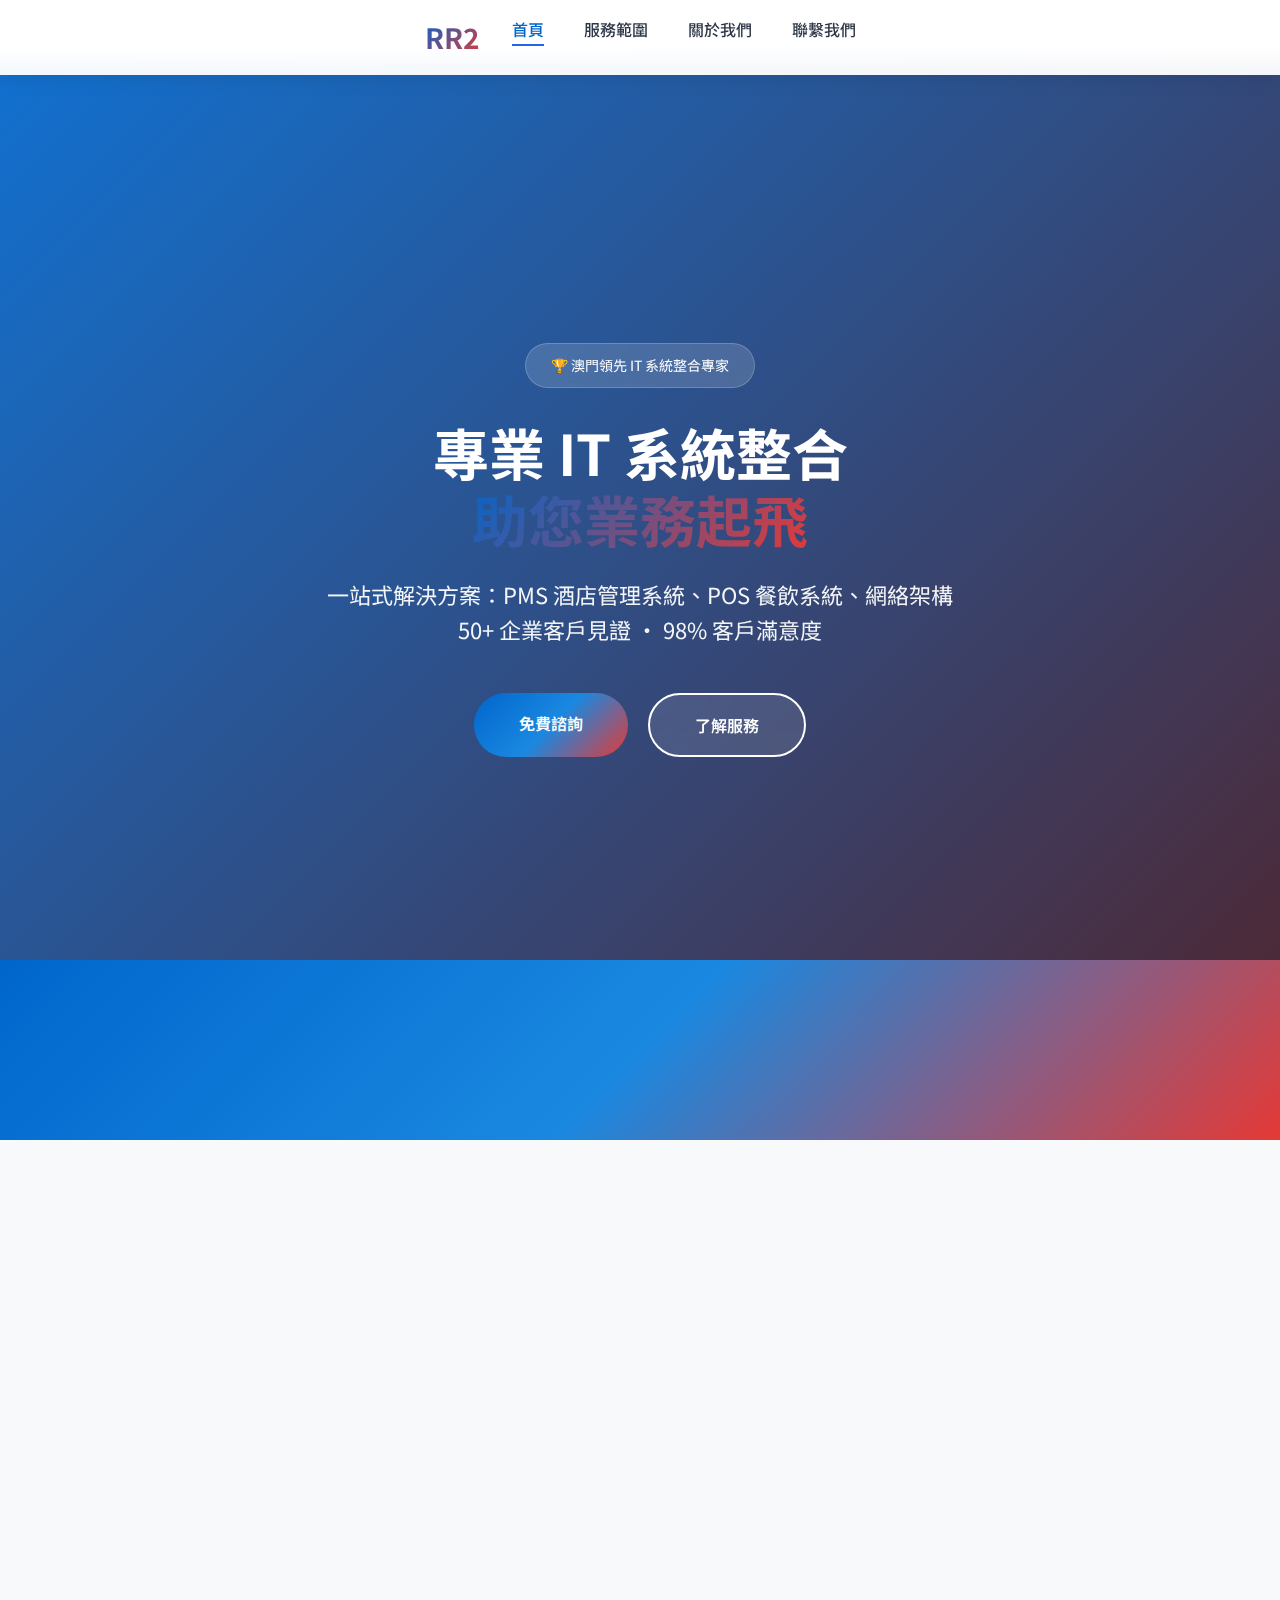
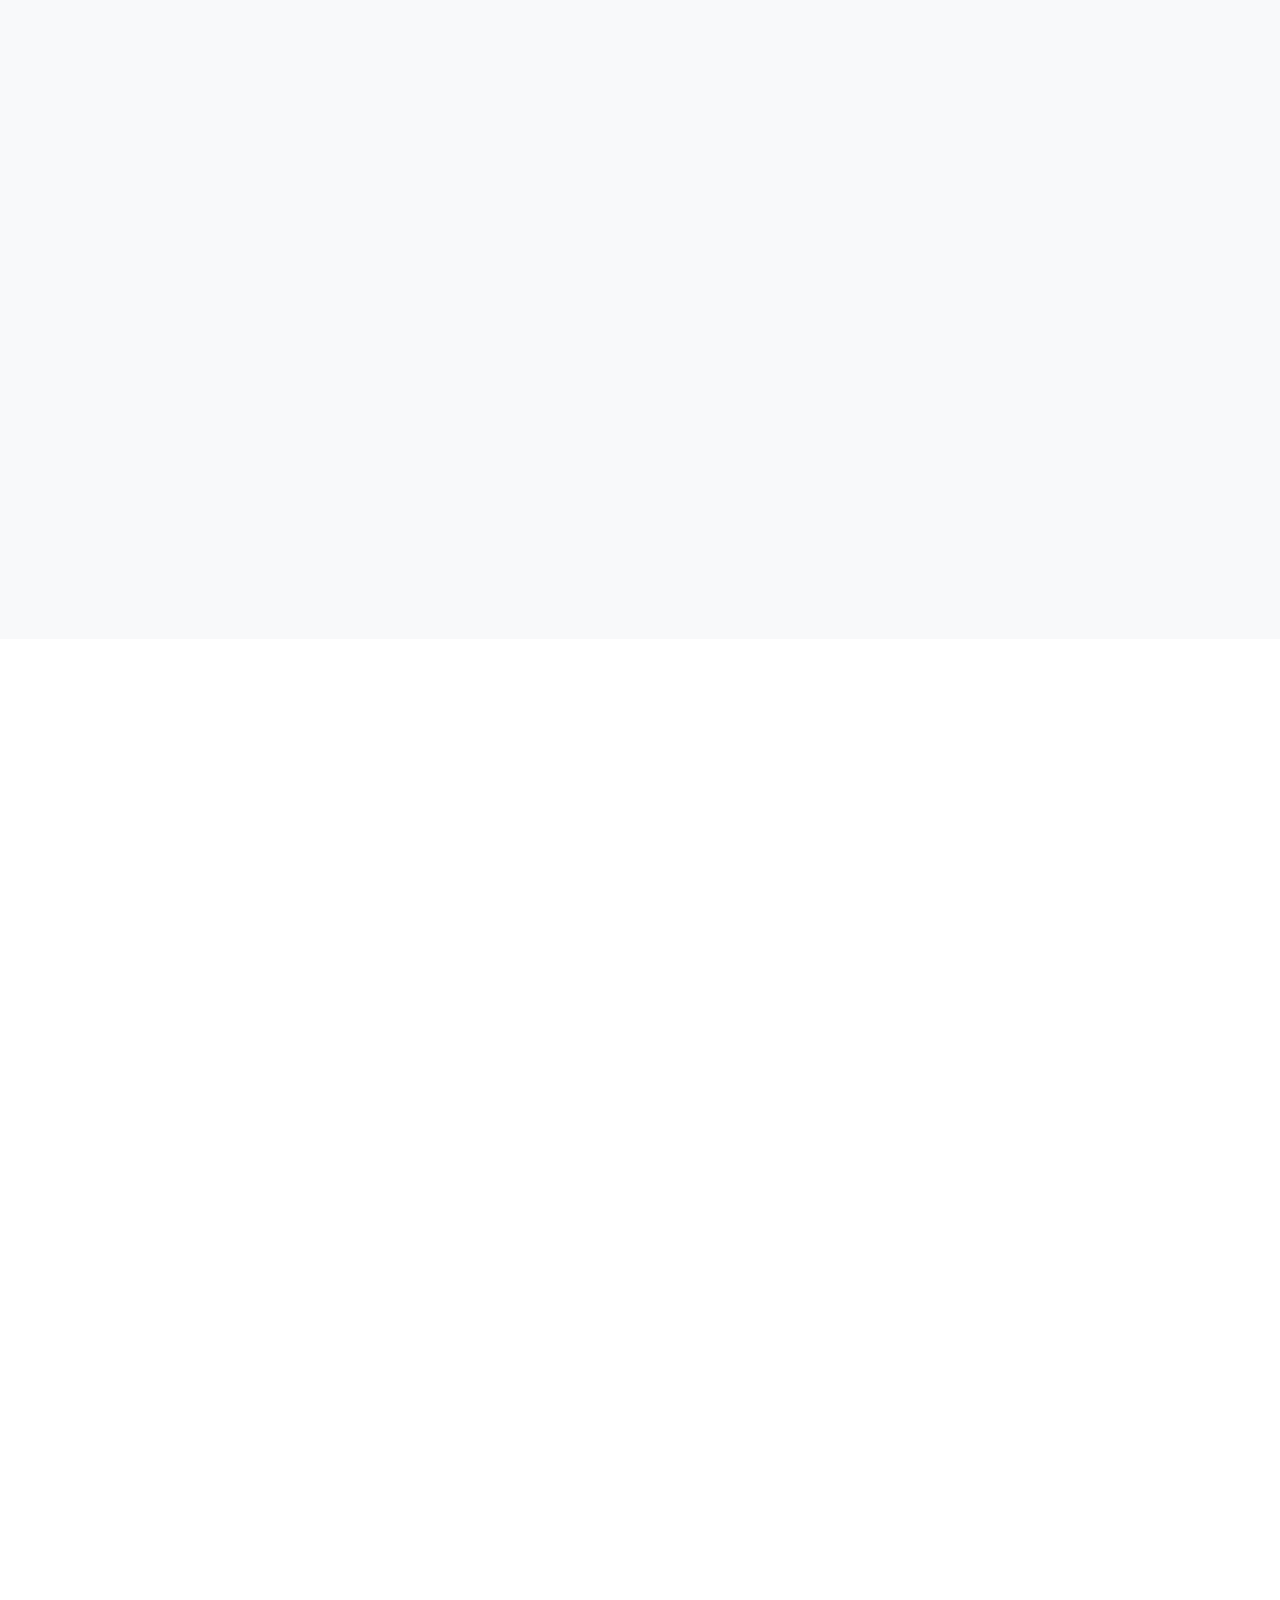
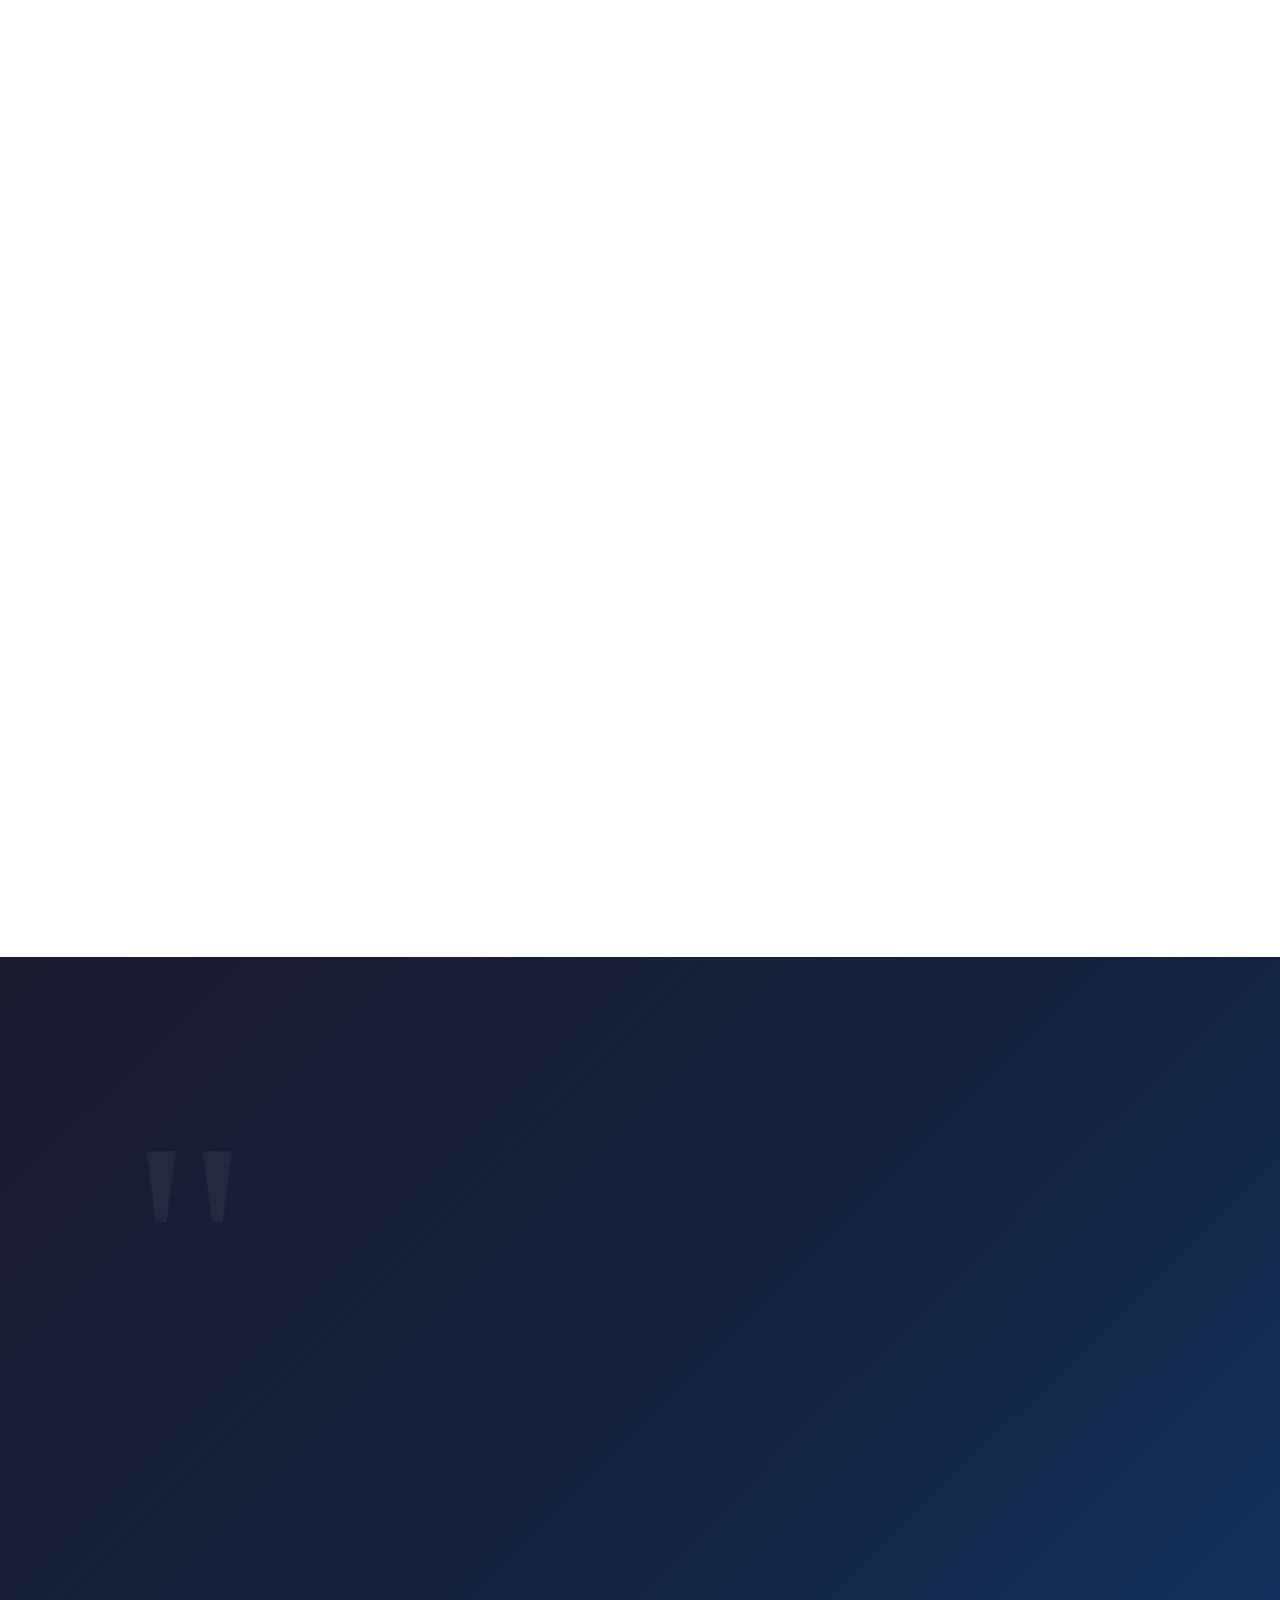
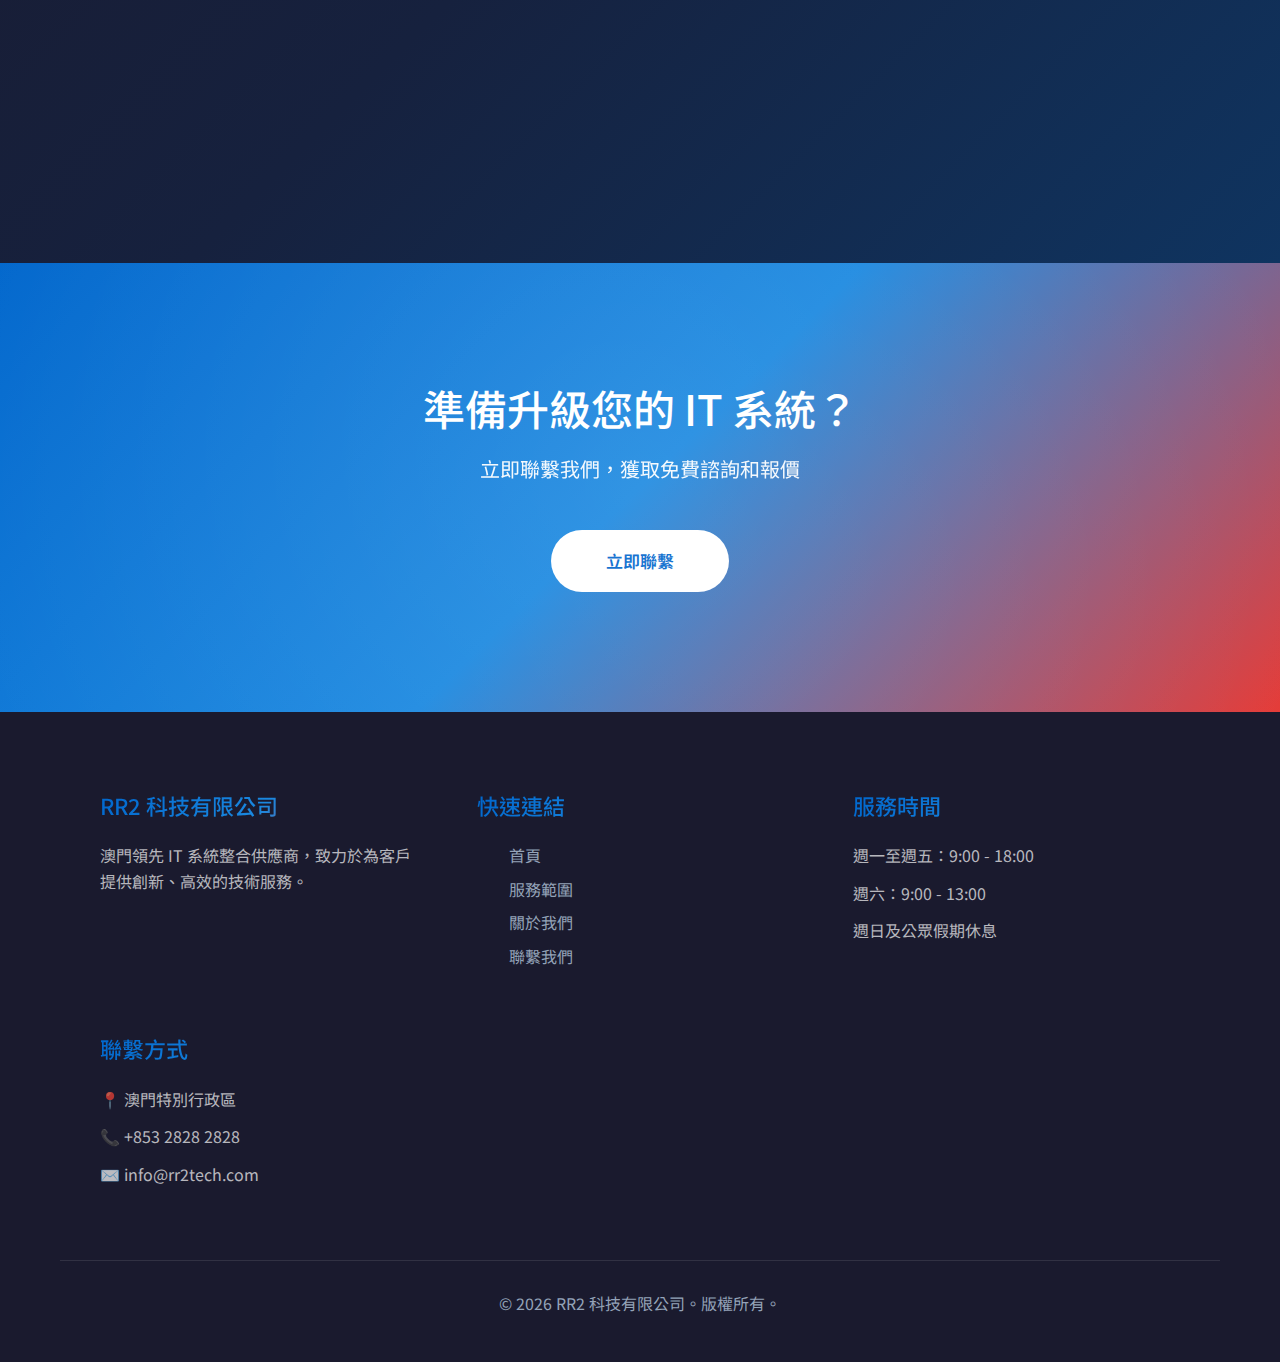
<file: index.html>
<!DOCTYPE html>
<html lang="zh-HK">
<head>
    <meta charset="UTF-8">
    <meta name="viewport" content="width=device-width, initial-scale=1.0">
    <meta name="description" content="RR2 科技有限公司 - 澳門領先 IT 系統整合供應商，提供 PMS 系統、POS 系統、網絡架構等全方位解決方案">
    <meta name="keywords" content="IT 公司，系統整合，PMS，POS，澳門 IT，RR2">
    <title>RR2 科技有限公司 | 專業 IT 系統整合專家</title>
    <link rel="stylesheet" href="https://cdn.jsdelivr.net/npm/bootstrap@5.3.0/dist/css/bootstrap.min.css">
    <link rel="stylesheet" href="https://cdnjs.cloudflare.com/ajax/libs/font-awesome/6.4.0/css/all.min.css">
    <link href="https://fonts.googleapis.com/css2?family=Noto+Sans+TC:wght@300;400;500;600;700&family=Playfair+Display:wght@600;700&display=swap" rel="stylesheet">
    <link rel="stylesheet" href="animations.css">
    <link rel="stylesheet" href="animations-advanced.css">
    <link rel="stylesheet" href="styles.css">
    <style>
        :root { 
            --primary: #0066cc;
            --secondary: #e53935;
            --accent: #1a88e0;
            --dark: #1a1a2e; 
            --light: #f8f9fa;
            --text: #2d3748;
            --text-light: #718096;
            --rr2-blue: #0066cc;
            --rr2-red: #e53935;
            --gradient: linear-gradient(135deg, #0066cc 0%, #1a88e0 50%, #e53935 100%);
            --gradient-blue: linear-gradient(135deg, #0066cc 0%, #1a88e0 100%);
            --gradient-red: linear-gradient(135deg, #e53935 0%, #ff6b6b 100%);
        }
        * { margin: 0; padding: 0; box-sizing: border-box; }
        body { font-family: 'Noto Sans TC', sans-serif; color: var(--text); line-height: 1.6; overflow-x: hidden; }
        a { text-decoration: none; color: inherit; }
        ul { list-style: none; }
        
        /* Navbar */
        .navbar { 
            background: rgba(255,255,255,0.95); 
            backdrop-filter: blur(10px);
            box-shadow: 0 2px 20px rgba(0,0,0,0.1);
            padding: 15px 0;
            position: fixed;
            width: 100%;
            z-index: 1000;
            transition: all 0.3s;
        }
        .navbar.scrolled {
            padding: 10px 0;
            box-shadow: 0 5px 30px rgba(0,0,0,0.15);
        }
        .nav-wrapper {
            display: flex;
            justify-content: space-between;
            align-items: center;
            max-width: 1400px;
            margin: 0 auto;
            padding: 0 40px;
        }
        .logo {
            font-size: 28px;
            font-weight: 700;
            background: linear-gradient(135deg, #0066cc, #e53935);
            -webkit-background-clip: text;
            -webkit-text-fill-color: transparent;
            background-clip: text;
        }
        .nav-menu {
            display: flex;
            gap: 40px;
        }
        .nav-menu a {
            font-weight: 500;
            color: var(--text);
            transition: all 0.3s;
            position: relative;
        }
        .nav-menu a::after {
            content: '';
            position: absolute;
            bottom: -5px;
            left: 0;
            width: 0;
            height: 3px;
            background: var(--gradient);
            transition: width 0.3s;
        }
        .nav-menu a:hover, .nav-menu a.active {
            color: var(--primary);
        }
        .nav-menu a:hover::after, .nav-menu a.active::after {
            width: 100%;
        }
        
        /* Hero */
        .hero {
            min-height: 100vh;
            background: linear-gradient(135deg, rgba(0,102,204,0.9) 0%, rgba(26,26,46,0.95) 100%),
                        url('https://images.unsplash.com/photo-1497366216548-37526070297c?w=1920') center/cover;
            display: flex;
            align-items: center;
            justify-content: center;
            position: relative;
            padding-top: 80px;
        }
        .hero::before {
            content: '';
            position: absolute;
            top: 0;
            left: 0;
            right: 0;
            bottom: 0;
            background: linear-gradient(135deg, rgba(0,102,204,0.3) 0%, rgba(229,57,53,0.2) 100%);
        }
        .hero-content {
            text-align: center;
            color: white;
            z-index: 1;
            padding: 40px;
            max-width: 900px;
        }
        .hero-badge {
            display: inline-block;
            background: rgba(255,255,255,0.15);
            backdrop-filter: blur(10px);
            padding: 10px 25px;
            border-radius: 50px;
            margin-bottom: 30px;
            font-size: 14px;
            border: 1px solid rgba(255,255,255,0.2);
            animation: fadeInDown 0.8s ease-out;
        }
        .hero-title {
            font-size: 56px;
            font-weight: 700;
            margin-bottom: 25px;
            line-height: 1.2;
            animation: fadeInUp 1s ease-out 0.2s both;
        }
        .hero-title span {
            background: linear-gradient(135deg, #0066cc, #e53935);
            -webkit-background-clip: text;
            -webkit-text-fill-color: transparent;
            background-clip: text;
        }
        .hero-subtitle {
            font-size: 22px;
            opacity: 0.95;
            margin-bottom: 45px;
            animation: fadeInUp 1s ease-out 0.4s both;
        }
        .hero-buttons {
            display: flex;
            gap: 20px;
            justify-content: center;
            animation: fadeInUp 1s ease-out 0.6s both;
        }
        .btn {
            padding: 18px 45px;
            border-radius: 50px;
            font-weight: 600;
            transition: all 0.3s;
            display: inline-block;
            font-size: 16px;
        }
        .btn-primary {
            background: var(--gradient);
            color: white;
            border: none;
        }
        .btn-primary:hover {
            transform: translateY(-5px);
            box-shadow: 0 20px 40px rgba(0,102,204,0.4);
        }
        .btn-secondary {
            background: rgba(255,255,255,0.1);
            border: 2px solid white;
            color: white;
            backdrop-filter: blur(10px);
        }
        .btn-secondary:hover {
            background: white;
            color: var(--primary);
        }
        
        /* Stats Bar */
        .stats-bar {
            background: var(--gradient);
            padding: 40px 0;
            color: white;
        }
        .stats-grid {
            display: grid;
            grid-template-columns: repeat(4, 1fr);
            gap: 30px;
            max-width: 1200px;
            margin: 0 auto;
            text-align: center;
        }
        .stat-item h3 {
            font-size: 42px;
            font-weight: 700;
        }
        .stat-item p {
            font-size: 16px;
            opacity: 0.9;
        }
        
        /* Features */
        .features {
            padding: 120px 0;
            background: var(--light);
        }
        .section-header {
            text-align: center;
            margin-bottom: 70px;
        }
        .section-title {
            font-size: 42px;
            font-weight: 700;
            margin-bottom: 20px;
            color: var(--dark);
            position: relative;
            display: inline-block;
        }
        .section-title::after {
            content: '';
            position: absolute;
            bottom: -10px;
            left: 50%;
            transform: translateX(-50%);
            width: 60px;
            height: 4px;
            background: var(--gradient);
            border-radius: 2px;
        }
        .section-subtitle {
            font-size: 18px;
            color: var(--text-light);
            margin-top: 20px;
        }
        .features-grid {
            display: grid;
            grid-template-columns: repeat(auto-fit, minmax(280px, 1fr));
            gap: 30px;
            max-width: 1400px;
            margin: 0 auto;
            padding: 0 40px;
        }
        .feature-card {
            background: white;
            padding: 50px 35px;
            border-radius: 24px;
            text-align: center;
            box-shadow: 0 10px 40px rgba(0,0,0,0.08);
            transition: all 0.4s cubic-bezier(0.175, 0.885, 0.32, 1.275);
            position: relative;
            overflow: hidden;
        }
        .feature-card::before {
            content: '';
            position: absolute;
            top: 0;
            left: 0;
            right: 0;
            height: 4px;
            background: var(--gradient);
        }
        .feature-card:hover {
            transform: translateY(-15px);
            box-shadow: 0 25px 60px rgba(0,0,0,0.15);
        }
        .feature-icon {
            width: 80px;
            height: 80px;
            background: var(--gradient);
            border-radius: 20px;
            display: flex;
            align-items: center;
            justify-content: center;
            font-size: 32px;
            margin: 0 auto 25px;
            color: white;
        }
        .feature-card h3 {
            font-size: 22px;
            margin-bottom: 15px;
            color: var(--dark);
        }
        .feature-card p {
            color: var(--text-light);
            line-height: 1.8;
        }
        
        /* Services with Images */
        .services {
            padding: 120px 0;
            background: white;
        }
        .services-grid {
            display: grid;
            grid-template-columns: repeat(auto-fit, minmax(320px, 1fr));
            gap: 35px;
            max-width: 1400px;
            margin: 0 auto;
            padding: 0 40px;
        }
        .service-card {
            border-radius: 24px;
            overflow: hidden;
            box-shadow: 0 15px 50px rgba(0,0,0,0.1);
            transition: all 0.4s;
            background: white;
        }
        .service-card:hover {
            transform: translateY(-10px);
            box-shadow: 0 25px 70px rgba(0,0,0,0.2);
        }
        .service-image {
            height: 220px;
            background-size: cover;
            background-position: center;
            position: relative;
        }
        .service-image::after {
            content: '';
            position: absolute;
            bottom: 0;
            left: 0;
            right: 0;
            height: 50%;
            background: linear-gradient(to top, rgba(0,0,0,0.5), transparent);
        }
        .service-content {
            padding: 30px;
        }
        .service-icon {
            font-size: 28px;
            color: var(--primary);
            margin-bottom: 15px;
        }
        .service-card h3 {
            font-size: 24px;
            margin-bottom: 12px;
            color: var(--dark);
        }
        .service-card p {
            color: var(--text-light);
            margin-bottom: 20px;
            line-height: 1.7;
        }
        .service-list {
            display: flex;
            flex-wrap: wrap;
            gap: 10px;
        }
        .service-list li {
            background: var(--light);
            padding: 8px 16px;
            border-radius: 20px;
            font-size: 14px;
            color: var(--text);
        }
        
        /* Testimonials */
        .testimonials {
            padding: 120px 0;
            background: linear-gradient(135deg, #1a1a2e 0%, #16213e 50%, #0f3460 100%);
            color: white;
            position: relative;
            overflow: hidden;
        }
        .testimonials::before {
            content: '"';
            position: absolute;
            top: 50px;
            left: 10%;
            font-size: 300px;
            opacity: 0.05;
            font-family: serif;
        }
        .testimonials .section-title,
        .testimonials .section-subtitle {
            color: white;
        }
        .testimonials-grid {
            display: grid;
            grid-template-columns: repeat(auto-fit, minmax(350px, 1fr));
            gap: 30px;
            max-width: 1400px;
            margin: 0 auto;
            padding: 0 40px;
        }
        .testimonial-card {
            background: rgba(255,255,255,0.08);
            backdrop-filter: blur(10px);
            padding: 40px;
            border-radius: 24px;
            border: 1px solid rgba(255,255,255,0.1);
            transition: all 0.3s;
        }
        .testimonial-card:hover {
            background: rgba(255,255,255,0.12);
            transform: translateY(-5px);
        }
        .testimonial-content {
            position: relative;
        }
        .testimonial-content::before {
            content: '"';
            font-size: 60px;
            color: var(--rr2-red);
            opacity: 0.5;
            position: absolute;
            top: -20px;
            left: -10px;
            font-family: serif;
        }
        .testimonial-content p {
            font-size: 17px;
            line-height: 1.8;
            margin-bottom: 25px;
            padding-left: 30px;
        }
        .testimonial-author {
            display: flex;
            align-items: center;
            gap: 15px;
        }
        .author-avatar {
            width: 55px;
            height: 55px;
            background: var(--gradient);
            border-radius: 50%;
            display: flex;
            align-items: center;
            justify-content: center;
            font-size: 22px;
            color: white;
            font-weight: 600;
        }
        .testimonial-author h4 {
            font-size: 17px;
            margin-bottom: 3px;
        }
        .testimonial-author p {
            font-size: 14px;
            opacity: 0.7;
            padding-left: 0;
            margin: 0;
        }
        
        /* CTA */
        .cta {
            padding: 120px 0;
            background: var(--gradient);
            text-align: center;
            color: white;
            position: relative;
            overflow: hidden;
        }
        .cta::before {
            content: '';
            position: absolute;
            top: -50%;
            left: -50%;
            width: 200%;
            height: 200%;
            background: radial-gradient(circle, rgba(255,255,255,0.1) 0%, transparent 60%);
            animation: pulse 4s ease-in-out infinite;
        }
        .cta h2 {
            font-size: 42px;
            margin-bottom: 20px;
            position: relative;
        }
        .cta p {
            font-size: 20px;
            margin-bottom: 45px;
            opacity: 0.95;
            position: relative;
        }
        .btn-light {
            background: white;
            color: var(--primary);
            padding: 18px 55px;
            border-radius: 50px;
            font-weight: 600;
            font-size: 17px;
        }
        .btn-light:hover {
            transform: translateY(-5px);
            box-shadow: 0 20px 40px rgba(0,0,0,0.3);
        }
        
        /* Footer */
        .footer {
            padding: 80px 0 30px;
            background: #1a1a2e;
            color: white;
        }
        .footer-grid {
            display: grid;
            grid-template-columns: repeat(auto-fit, minmax(280px, 1fr));
            gap: 50px;
            max-width: 1400px;
            margin: 0 auto;
            padding: 0 40px;
        }
        .footer-section h3 {
            font-size: 22px;
            margin-bottom: 25px;
            background: var(--gradient);
            -webkit-background-clip: text;
            -webkit-text-fill-color: transparent;
            background-clip: text;
        }
        .footer-section p, .footer-section li {
            color: rgba(255,255,255,0.7);
            margin-bottom: 12px;
            transition: color 0.3s;
        }
        .footer-section a:hover {
            color: var(--primary);
        }
        .footer-bottom {
            text-align: center;
            margin-top: 60px;
            padding-top: 30px;
            border-top: 1px solid rgba(255,255,255,0.1);
        }
        
        /* Animations */
        @keyframes fadeInUp {
            from {
                opacity: 0;
                transform: translateY(40px);
            }
            to {
                opacity: 1;
                transform: translateY(0);
            }
        }
        @keyframes fadeInDown {
            from {
                opacity: 0;
                transform: translateY(-30px);
            }
            to {
                opacity: 1;
                transform: translateY(0);
            }
        }
        @keyframes pulse {
            0%, 100% { transform: scale(1); }
            50% { transform: scale(1.1); }
        }
        
        .reveal {
            opacity: 0;
            transform: translateY(50px);
            transition: all 0.8s ease-out;
        }
        .reveal.active {
            opacity: 1;
            transform: translateY(0);
        }
        
        /* Mobile */
        @media (max-width: 768px) {
            .hero-title { font-size: 36px; }
            .hero-subtitle { font-size: 17px; }
            .nav-menu { display: none; }
            .hero-buttons { flex-direction: column; }
            .stats-grid { grid-template-columns: repeat(2, 1fr); }
            .section-title { font-size: 32px; }
        }
    </style>
</head>
<body>
    <!-- 導航欄 -->
    <nav class="navbar" id="navbar">
        <div class="nav-wrapper">
            <div class="logo">RR2</div>
            <ul class="nav-menu" id="navMenu">
                <li><a href="index.html" class="active">首頁</a></li>
                <li><a href="services.html">服務範圍</a></li>
                <li><a href="about.html">關於我們</a></li>
                <li><a href="contact.html">聯繫我們</a></li>
            </ul>
        </div>
    </nav>

    <!-- 主視覺區域 -->
    <header class="hero">
        <div class="hero-content">
            <div class="hero-badge">🏆 澳門領先 IT 系統整合專家</div>
            <h1 class="hero-title">專業 IT 系統整合<br><span>助您業務起飛</span></h1>
            <p class="hero-subtitle">一站式解決方案：PMS 酒店管理系統、POS 餐飲系統、網絡架構<br>50+ 企業客戶見證 · 98% 客戶滿意度</p>
            <div class="hero-buttons">
                <a href="contact.html" class="btn btn-primary">免費諮詢</a>
                <a href="services.html" class="btn btn-secondary">了解服務</a>
            </div>
        </div>
    </header>

    <!-- Stats Bar -->
    <section class="stats-bar">
        <div class="stats-grid">
            <div class="stat-item reveal">
                <h3>50+</h3>
                <p>企業客戶</p>
            </div>
            <div class="stat-item reveal">
                <h3>200+</h3>
                <p>完成項目</p>
            </div>
            <div class="stat-item reveal">
                <h3>98%</h3>
                <p>客戶滿意度</p>
            </div>
            <div class="stat-item reveal">
                <h3>5+</h3>
                <p>年行業經驗</p>
            </div>
        </div>
    </section>

    <!-- 服務亮點 -->
    <section class="features">
        <div class="container">
            <div class="section-header reveal">
                <h2 class="section-title">為什麼選擇我們</h2>
                <p class="section-subtitle">專業團隊 · 優質服務 · 豐富經驗</p>
            </div>
            <div class="features-grid">
                <div class="feature-card reveal">
                    <div class="feature-icon">🚀</div>
                    <h3>快速交付</h3>
                    <p>敏捷開發流程，按時交付高質量產品，確保項目如期完成</p>
                </div>
                <div class="feature-card reveal">
                    <div class="feature-icon">💎</div>
                    <h3>品質保證</h3>
                    <p>嚴格質量控制，確保每個項目完美交付，品質有保障</p>
                </div>
                <div class="feature-card reveal">
                    <div class="feature-icon">🤝</div>
                    <h3>貼心服務</h3>
                    <p>全程一對一服務，隨時響應您的需求，貼心周到</p>
                </div>
                <div class="feature-card reveal">
                    <div class="feature-icon">🛡️</div>
                    <h3>安全可靠</h3>
                    <p>企業級安全保障，數據加密 Protection，安心使用</p>
                </div>
            </div>
        </div>
    </section>

    <!-- 核心服務 -->
    <section class="services">
        <div class="container">
            <div class="section-header reveal">
                <h2 class="section-title">核心服務</h2>
                <p class="section-subtitle">全方位的 IT 系統整合解決方案</p>
            </div>
            <div class="services-grid">
                <div class="service-card reveal">
                    <div class="service-image" style="background-image: url('https://images.unsplash.com/photo-1566073771259-6a8506099945?w=800');"></div>
                    <div class="service-content">
                        <div class="service-icon">🏨</div>
                        <h3>PMS 酒店管理系統</h3>
                        <p>專業酒店管理系統，涵蓋預訂、入住、客房管理、財務結算全方位功能</p>
                        <ul class="service-list">
                            <li>預訂管理</li>
                            <li>入住/退房</li>
                            <li>客房管理</li>
                            <li>財務系統</li>
                        </ul>
                    </div>
                </div>
                <div class="service-card reveal">
                    <div class="service-image" style="background-image: url('https://images.unsplash.com/photo-1517248135467-4c7edcad34c4?w=800');"></div>
                    <div class="service-content">
                        <div class="service-icon">💳</div>
                        <h3>POS 餐飲系統</h3>
                        <p>餐飲零售POS系統，支援多種支付方式與庫存管理</p>
                        <ul class="service-list">
                            <li>收銀系統</li>
                            <li>庫存管理</li>
                            <li>會員系統</li>
                            <li>數據分析</li>
                        </ul>
                    </div>
                </div>
                <div class="service-card reveal">
                    <div class="service-image" style="background-image: url('https://images.unsplash.com/photo-1558494949-ef010cbdcc31?w=800');"></div>
                    <div class="service-content">
                        <div class="service-icon">🌐</div>
                        <h3>網絡架構</h3>
                        <p>企業級網絡規劃與建設，提供穩定安全的網絡環境</p>
                        <ul class="service-list">
                            <li>WiFi 覆蓋</li>
                            <li>網絡設備</li>
                            <li>安防監控</li>
                            <li>系統維護</li>
                        </ul>
                    </div>
                </div>
                <div class="service-card reveal">
                    <div class="service-image" style="background-image: url('https://images.unsplash.com/photo-1551434678-e076c223a692?w=800');"></div>
                    <div class="service-content">
                        <div class="service-icon">💼</div>
                        <h3>技術諮詢</h3>
                        <p>專業 IT 顧問服務，幫助企業制定技術發展策略</p>
                        <ul class="service-list">
                            <li>IT 規劃</li>
                            <li>技術顧問</li>
                            <li>系統優化</li>
                            <li>安全評估</li>
                        </ul>
                    </div>
                </div>
            </div>
        </div>
    </section>

    <!-- 客戶評價 -->
    <section class="testimonials">
        <div class="container">
            <div class="section-header reveal">
                <h2 class="section-title">客戶評價</h2>
                <p class="section-subtitle">聽聽客戶怎麼說</p>
            </div>
            <div class="testimonials-grid">
                <div class="testimonial-card reveal">
                    <div class="testimonial-content">
                        <p>"RR2 專業團隊幫助我們完成數字化轉型，系統運行穩定，服務貼心！從部署到培訓都非常專業。"</p>
                    </div>
                    <div class="testimonial-author">
                        <div class="author-avatar">陳</div>
                        <div>
                            <h4>陳先生</h4>
                            <p>某酒店集團 營運總監</p>
                        </div>
                    </div>
                </div>
                <div class="testimonial-card reveal">
                    <div class="testimonial-content">
                        <p>"POS 系統功能強大，大幅提升營運效率。強烈推薦！庫存管理功能特別好用。"</p>
                    </div>
                    <div class="testimonial-author">
                        <div class="author-avatar">李</div>
                        <div>
                            <h4>李小姐</h4>
                            <p>某餐飲集團 市場總監</p>
                        </div>
                    </div>
                </div>
                <div class="testimonial-card reveal">
                    <div class="testimonial-content">
                        <p>"網絡架構專業，WiFi 覆蓋穩定，售後服務周到！IT 團隊反應迅速，值得信賴。"</p>
                    </div>
                    <div class="testimonial-author">
                        <div class="author-avatar">黃</div>
                        <div>
                            <h4>黃經理</h4>
                            <p>某商場 設備總監</p>
                        </div>
                    </div>
                </div>
            </div>
        </div>
    </section>

    <!-- 行動呼籲 -->
    <section class="cta">
        <div class="container">
            <h2>準備升級您的 IT 系統？</h2>
            <p>立即聯繫我們，獲取免費諮詢和報價</p>
            <a href="contact.html" class="btn btn-light">立即聯繫</a>
        </div>
    </section>

    <!-- 頁腳 -->
    <footer class="footer">
        <div class="container">
            <div class="footer-grid">
                <div class="footer-section">
                    <h3>RR2 科技有限公司</h3>
                    <p>澳門領先 IT 系統整合供應商，致力於為客戶提供創新、高效的技術服務。</p>
                </div>
                <div class="footer-section">
                    <h3>快速連結</h3>
                    <ul>
                        <li><a href="index.html">首頁</a></li>
                        <li><a href="services.html">服務範圍</a></li>
                        <li><a href="about.html">關於我們</a></li>
                        <li><a href="contact.html">聯繫我們</a></li>
                    </ul>
                </div>
                <div class="footer-section">
                    <h3>服務時間</h3>
                    <p>週一至週五：9:00 - 18:00</p>
                    <p>週六：9:00 - 13:00</p>
                    <p>週日及公眾假期休息</p>
                </div>
                <div class="footer-section">
                    <h3>聯繫方式</h3>
                    <p>📍 澳門特別行政區</p>
                    <p>📞 +853 2828 2828</p>
                    <p>✉️ info@rr2tech.com</p>
                </div>
            </div>
            <div class="footer-bottom">
                <p>&copy; 2026 RR2 科技有限公司。版權所有。</p>
            </div>
        </div>
    </footer>

    <script src="https://cdn.jsdelivr.net/npm/bootstrap@5.3.0/dist/js/bootstrap.bundle.min.js"></script>
    <script src="script.js"></script>
    <script>
        // Scroll reveal animation
        window.addEventListener('scroll', reveal);
        
        function reveal() {
            var reveals = document.querySelectorAll('.reveal');
            
            for(var i = 0; i < reveals.length; i++) {
                var windowheight = window.innerHeight;
                var revealtop = reveals[i].getBoundingClientRect().top;
                var revealpoint = 150;
                
                if(revealtop < windowheight - revealpoint) {
                    reveals[i].classList.add('active');
                }
            }
        }
        
        // Navbar scroll effect
        window.addEventListener('scroll', function() {
            var navbar = document.getElementById('navbar');
            if(window.scrollY > 50) {
                navbar.classList.add('scrolled');
            } else {
                navbar.classList.remove('scrolled');
            }
        });
        
        // Initial call
        reveal();
    </script>
</body>
</html>
</file>
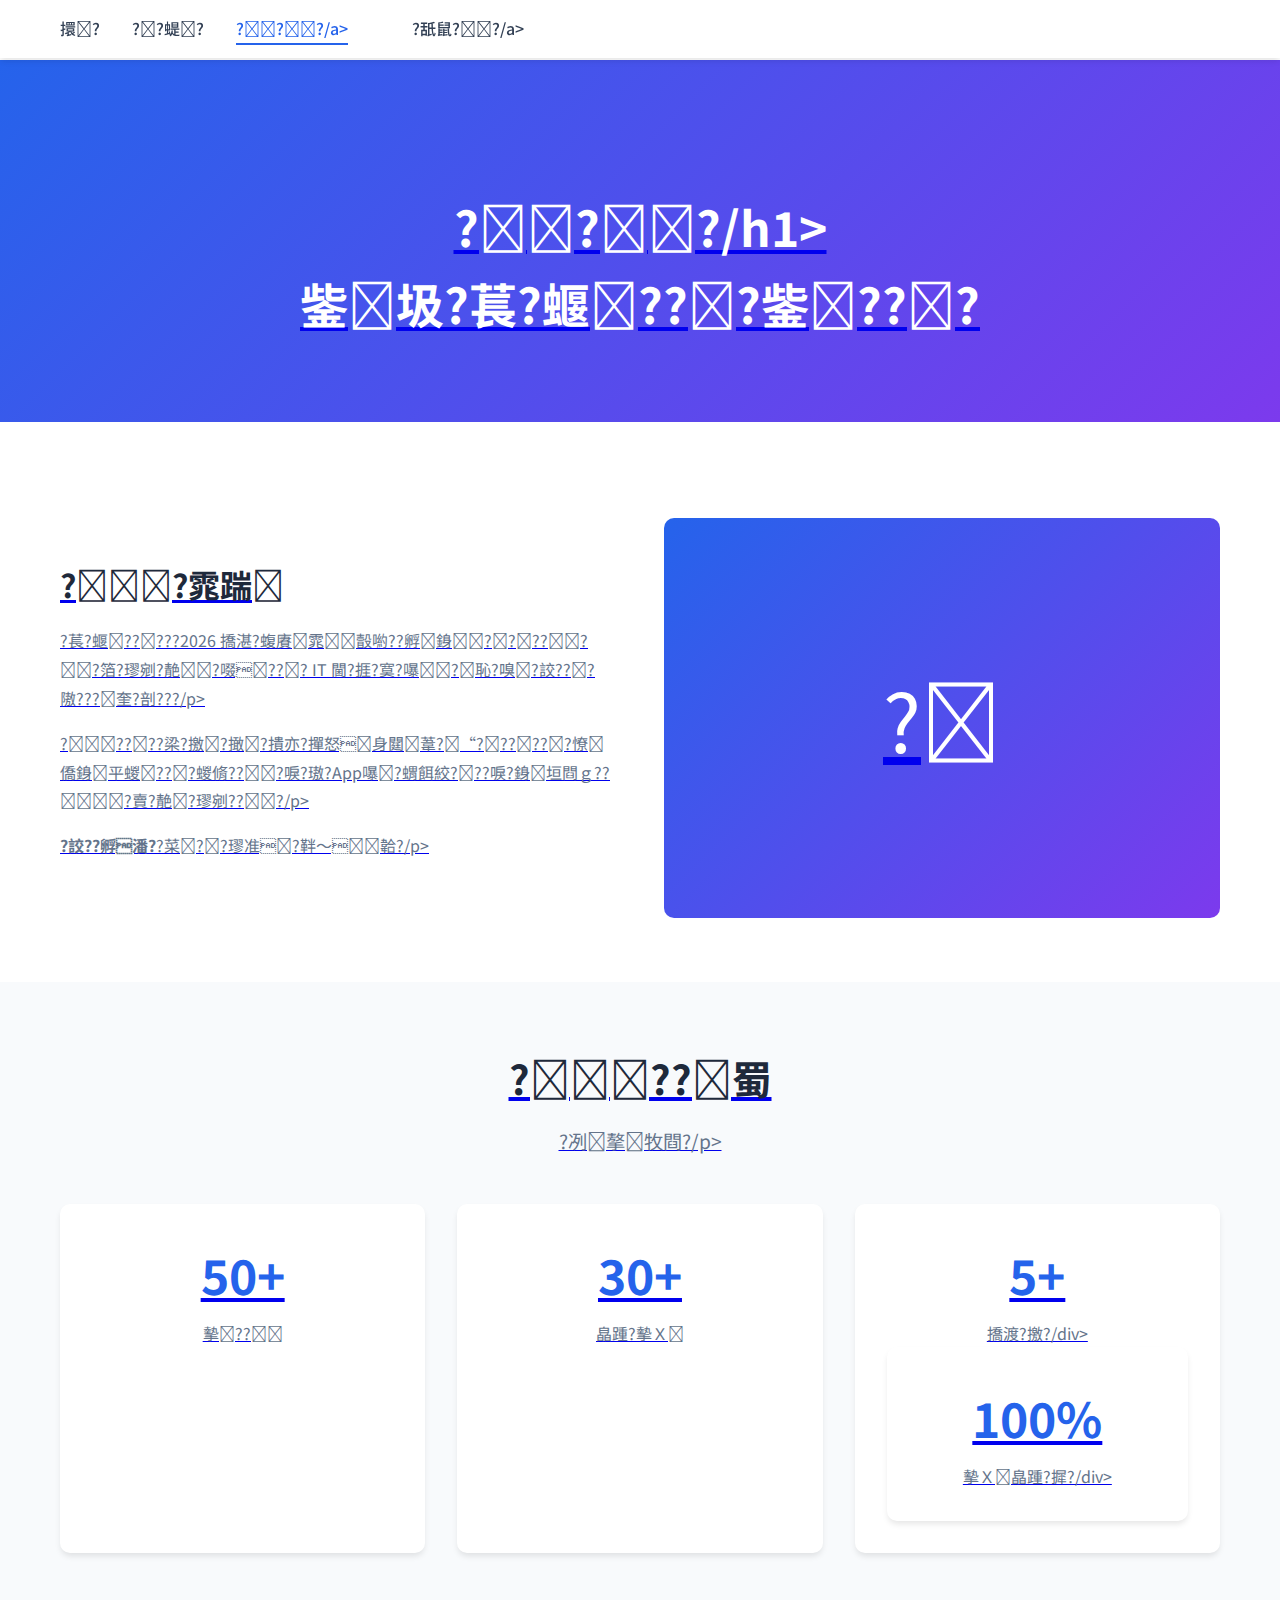
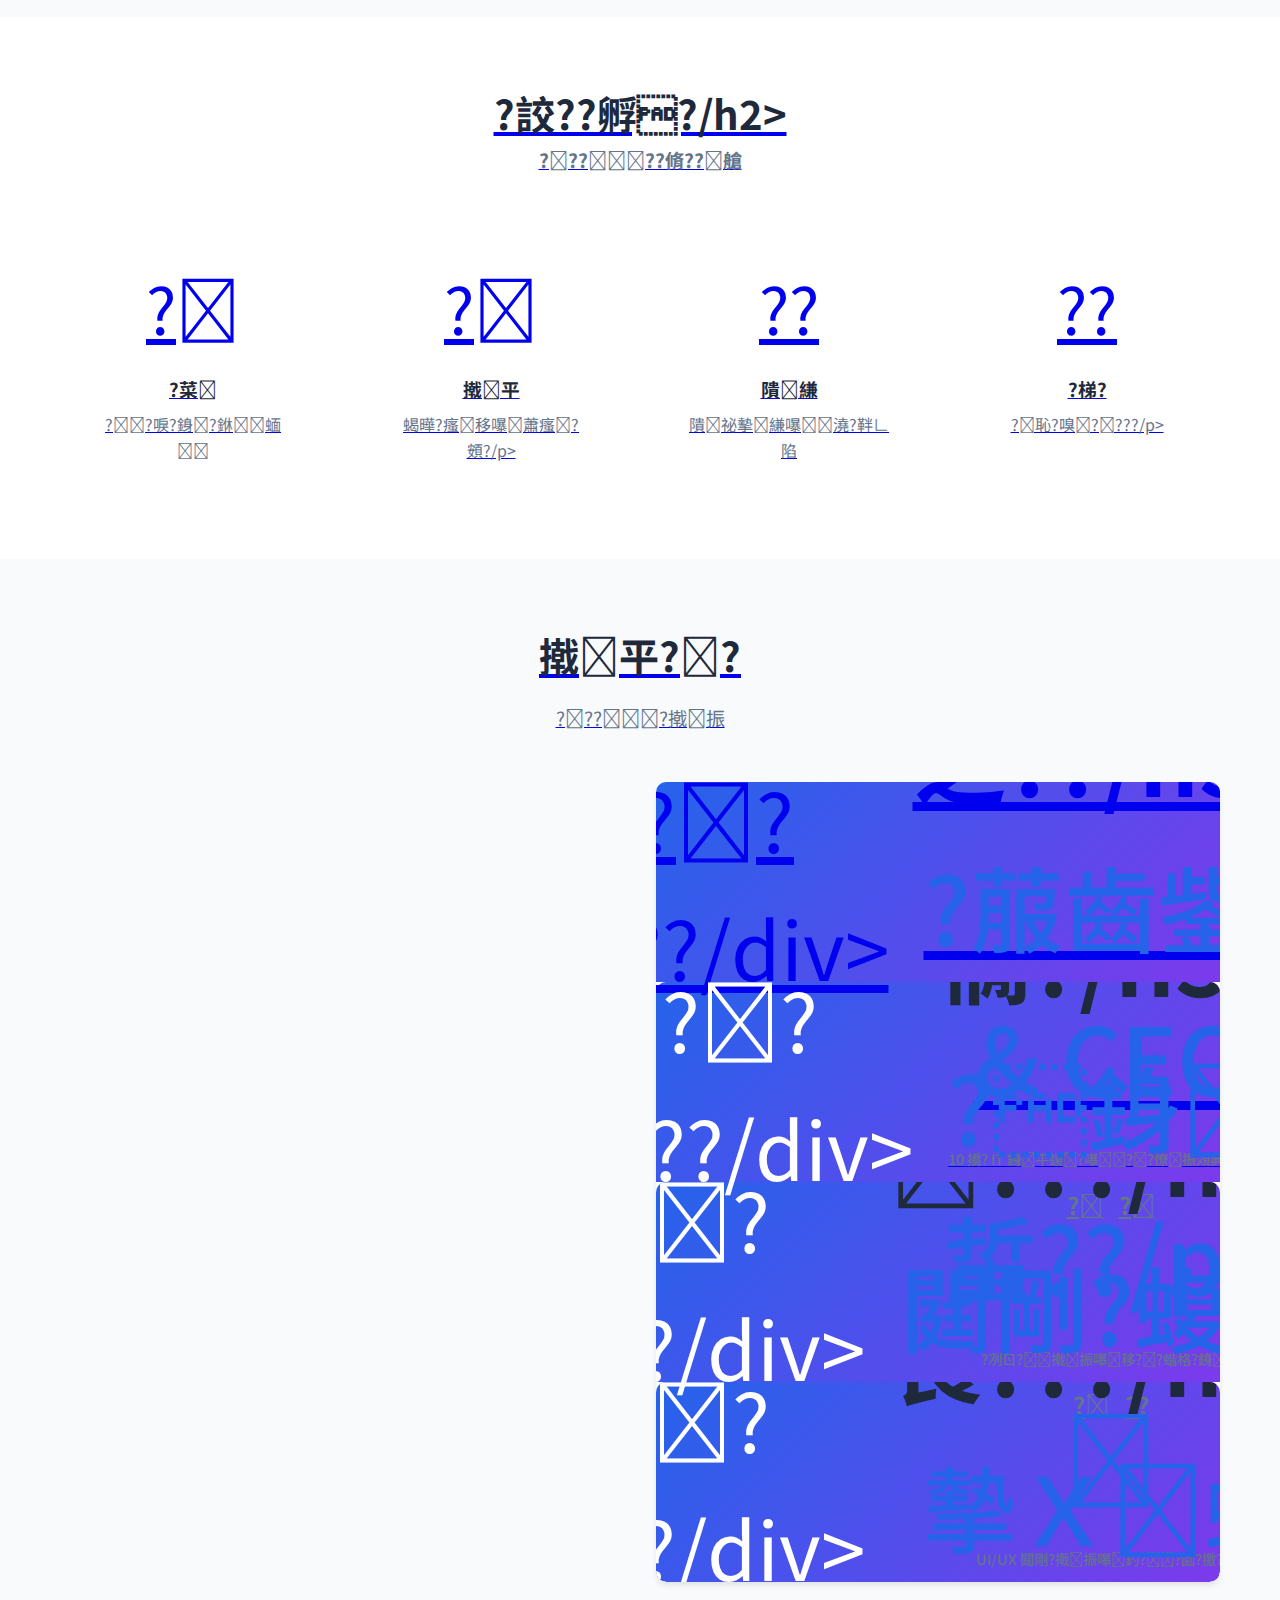
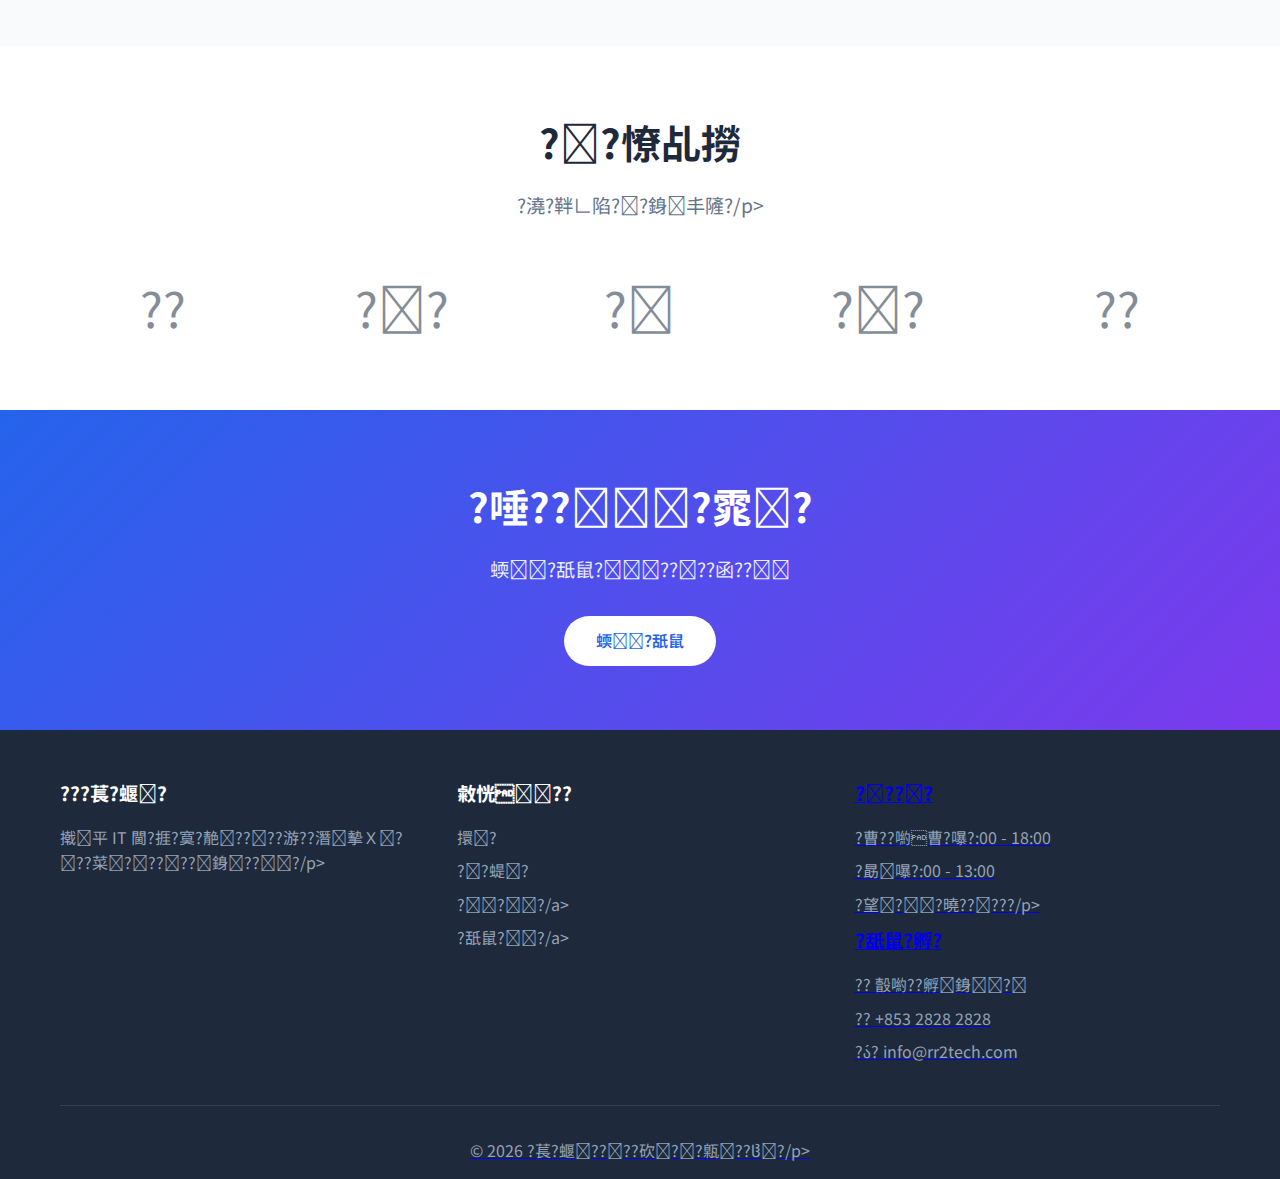
<file: about-fixed.html>
<!DOCTYPE html>
<html lang="zh-HK">
<head>
    <meta charset="UTF-8">
    <meta name="viewport" content="width=device-width, initial-scale=1.0">
    <title>???| ?萇?蝘?</title>
    <link rel="stylesheet" href="styles.css">
    <link href="https://fonts.googleapis.com/css2?family=Noto+Sans+TC:wght@300;400;500;700&display=swap" rel="stylesheet">
    <style>
        .page-header {
            background: linear-gradient(135deg, var(--primary-color), var(--secondary-color));
            color: white;
            padding: 8rem 0 4rem;
            text-align: center;
            margin-top: 60px;
        }
        
        .page-header h1 {
            font-size: 3rem;
            margin-bottom: 1rem;
        }
        
        .about-section {
            padding: 4rem 0;
        }
        
        .about-content {
            display: grid;
            grid-template-columns: repeat(auto-fit, minmax(300px, 1fr));
            gap: 3rem;
            align-items: center;
            margin-top: 2rem;
        }
        
        .about-text h2 {
            color: var(--dark-color);
            font-size: 2rem;
            margin-bottom: 1rem;
        }
        
        .about-text p {
            color: #64748b;
            line-height: 1.8;
            margin-bottom: 1rem;
        }
        
        .about-image {
            background: linear-gradient(135deg, var(--primary-color), var(--secondary-color));
            border-radius: 10px;
            min-height: 400px;
            display: flex;
            align-items: center;
            justify-content: center;
            color: white;
            font-size: 5rem;
        }
        
        .stats-section {
            background: var(--light-color);
            padding: 4rem 0;
        }
        
        .stats-grid {
            display: grid;
            grid-template-columns: repeat(auto-fit, minmax(200px, 1fr));
            gap: 2rem;
            margin-top: 2rem;
        }
        
        .stat-card {
            background: white;
            padding: 2rem;
            border-radius: 10px;
            text-align: center;
            box-shadow: var(--shadow);
        }
        
        .stat-number {
            font-size: 3rem;
            font-weight: 700;
            color: var(--primary-color);
            margin-bottom: 0.5rem;
        }
        
        .stat-label {
            color: #64748b;
            font-size: 1rem;
        }
        
        .values-section {
            padding: 4rem 0;
        }
        
        .values-grid {
            display: grid;
            grid-template-columns: repeat(auto-fit, minmax(250px, 1fr));
            gap: 2rem;
            margin-top: 2rem;
        }
        
        .value-card {
            text-align: center;
            padding: 2rem;
        }
        
        .value-card .icon {
            font-size: 4rem;
            margin-bottom: 1rem;
        }
        
        .value-card h3 {
            color: var(--dark-color);
            margin-bottom: 0.5rem;
        }
        
        .value-card p {
            color: #64748b;
        }
        
        .team-section {
            background: var(--light-color);
            padding: 4rem 0;
        }
        
        .team-grid {
            display: grid;
            grid-template-columns: repeat(auto-fit, minmax(250px, 1fr));
            gap: 2rem;
            margin-top: 2rem;
        }
        
        .team-card {
            background: white;
            border-radius: 10px;
            overflow: hidden;
            box-shadow: var(--shadow);
            text-align: center;
            transition: all 0.3s ease;
        }
        
        .team-card:hover {
            transform: translateY(-10px);
            box-shadow: var(--shadow-lg);
        }
        
        .team-avatar {
            height: 200px;
            background: linear-gradient(135deg, var(--primary-color), var(--secondary-color));
            display: flex;
            align-items: center;
            justify-content: center;
            color: white;
            font-size: 5rem;
        }
        
        .team-info {
            padding: 1.5rem;
        }
        
        .team-info h3 {
            color: var(--dark-color);
            margin-bottom: 0.5rem;
        }
        
        .team-info p {
            color: var(--primary-color);
            font-weight: 500;
            margin-bottom: 1rem;
        }
        
        .team-social {
            display: flex;
            justify-content: center;
            gap: 1rem;
        }
        
        .team-social a {
            color: #64748b;
            font-size: 1.5rem;
            transition: color 0.3s ease;
        }
        
        .team-social a:hover {
            color: var(--primary-color);
        }
    </style>
</head>
<body>
    <!-- 撠甈?-->
    <nav class="navbar">
        <div class="container">
            <div class="nav-wrapper">
                
                <ul class="nav-menu" id="navMenu">
                    <li><a href="index.html">擐?</a></li>
                    <li><a href="services.html">??蝭?</a></li>
                    <li><a href="about.html" class="active">???/a></li>
                    <li><a href="contact.html">?舐鼠??/a></li>
                </ul>
                <div class="hamburger" id="hamburger">
                    <span></span>
                    <span></span>
                    <span></span>
                </div>
            </div>
        </div>
    </nav>

    <!-- ?璅? -->
    <header class="page-header">
        <div class="container">
            <h1>???/h1>
            <p>鈭圾?萇?蝘???鈭???</p>
        </div>
    </header>

    <!-- ?砍隞晶 -->
    <section class="about-section">
        <div class="container">
            <div class="about-content">
                <div class="about-text">
                    <h2>??雿踹</h2>
                    <p>?萇?蝘?????2026 撟湛?蝮賡雿瞉喲??孵銵??????箔?璆剜?靘?啜??? IT 閫?捱?寞?嚗?恥?嗅?詨???隞???奎?剖???/p>
                    <p>?????梁?撽?撖?撌亦?撣怒身閮葦?“??????憭僑銵平蝬???蝬脩???唳?璈?App嚗?蝟餌絞???唳?銵垣閰ｇ???賣?靘?璆剜???/p>
                    <p><strong>?詨??孵潘?</strong>?菜??璆准?靽～韐?/p>
                </div>
                <div class="about-image">
                    ?
                </div>
            </div>
        </div>
    </section>

    <!-- 蝯梯??豢? -->
    <section class="stats-section">
        <div class="container">
            <div class="section-header">
                <h2 class="section-title">???蜀</h2>
                <p class="section-subtitle">?冽摮牧閰?/p>
            </div>
            <div class="stats-grid">
                <div class="stat-card">
                    <div class="stat-number">50+</div>
                    <div class="stat-label">摰??</div>
                </div>
                <div class="stat-card">
                    <div class="stat-number">30+</div>
                    <div class="stat-label">皛踵?摰Ｘ</div>
                </div>
                <div class="stat-card">
                    <div class="stat-number">5+</div>
                    <div class="stat-label">撟渡?撽?/div>
                </div>
                <div class="stat-card">
                    <div class="stat-number">100%</div>
                    <div class="stat-label">摰Ｘ皛踵?摨?/div>
                </div>
            </div>
        </div>
    </section>

    <!-- ?詨??孵?-->
    <section class="values-section">
        <div class="container">
            <div class="section-header">
                <h2 class="section-title">?詨??孵?/h2>
                <p class="section-subtitle">?????脩??艙</p>
            </div>
            <div class="values-grid">
                <div class="value-card">
                    <div class="icon">?</div>
                    <h3>?菜</h3>
                    <p>??唳?銵?銝蝒</p>
                </div>
                <div class="value-card">
                    <div class="icon">?</div>
                    <h3>撠平</h3>
                    <p>蝎曄?瘙移嚗蕭瘙?頞?/p>
                </div>
                <div class="value-card">
                    <div class="icon">??</div>
                    <h3>隤縑</h3>
                    <p>隤祕摰縑嚗澆?靽∟陷</p>
                </div>
                <div class="value-card">
                    <div class="icon">??</div>
                    <h3>?梯?</h3>
                    <p>?恥?嗅????/p>
                </div>
            </div>
        </div>
    </section>

    <!-- ??? -->
    <section class="team-section">
        <div class="container">
            <div class="section-header">
                <h2 class="section-title">撠平??</h2>
                <p class="section-subtitle">????撠振</p>
            </div>
            <div class="team-grid">
                <div class="team-card">
                    <div class="team-avatar">????/div>
                    <div class="team-info">
                        <h3>?喳之??/h3>
                        <p>?菔齒鈭?& CEO</p>
                        <p style="color: #64748b; font-size: 0.9rem; margin-bottom: 1rem;">10 撟? IT 銵平蝬?嚗??憭振頝典?隡平</p>
                        <div class="team-social">
                            <a href="#">?</a>
                            <a href="#">?</a>
                        </div>
                    </div>
                </div>
                
                <div class="team-card">
                    <div class="team-avatar">????/div>
                    <div class="team-info">
                        <h3>暺?憪?/h3>
                        <p>?銵蜇??/p>
                        <p style="color: #64748b; font-size: 0.9rem; margin-bottom: 1rem;">?冽ㄖ?撠振嚗移??蝔格?銵ㄖ</p>
                        <div class="team-social">
                            <a href="#">?</a>
                            <a href="#">??</a>
                        </div>
                    </div>
                </div>
                
                <div class="team-card">
                    <div class="team-avatar">????/div>
                    <div class="team-info">
                        <h3>????/h3>
                        <p>閮剛?蝮賜</p>
                        <p style="color: #64748b; font-size: 0.9rem; margin-bottom: 1rem;">UI/UX 閮剛?撠振嚗釣??園?撽?/p>
                        <div class="team-social">
                            <a href="#">?</a>
                            <a href="#">?</a>
                        </div>
                    </div>
                </div>
                
                <div class="team-card">
                    <div class="team-avatar">????/div>
                    <div class="team-info">
                        <h3>撘萇???/h3>
                        <p>摰Ｘ蝮賜</p>
                        <p style="color: #64748b; font-size: 0.9rem; margin-bottom: 1rem;">撠釣摰Ｘ??嚗Ⅱ靽??格???/p>
                        <div class="team-social">
                            <a href="#">?</a>
                            <a href="#">?</a>
                        </div>
                    </div>
                </div>
            </div>
        </div>
    </section>

    <!-- ??憭乩撈 -->
    <section class="about-section">
        <div class="container">
            <div class="section-header">
                <h2 class="section-title">??憭乩撈</h2>
                <p class="section-subtitle">?澆?靽∟陷??銵丰隡?/p>
            </div>
            <div style="display: grid; grid-template-columns: repeat(auto-fit, minmax(150px, 1fr)); gap: 2rem; align-items: center; justify-items: center; margin-top: 2rem; opacity: 0.6;">
                <div style="font-size: 3rem;">??</div>
                <div style="font-size: 3rem;">??</div>
                <div style="font-size: 3rem;">?</div>
                <div style="font-size: 3rem;">??</div>
                <div style="font-size: 3rem;">??</div>
            </div>
        </div>
    </section>

    <!-- 銵??潛捲 -->
    <section class="cta">
        <div class="container">
            <h2>?唾???雿?</h2>
            <p>蝡?舐鼠?????函??</p>
            <a href="contact.html" class="btn btn-light">蝡?舐鼠</a>
        </div>
    </section>

    <!-- ? -->
    <footer class="footer">
        <div class="container">
            <div class="footer-grid">
                <div class="footer-section">
                    <h3>???萇?蝘?</h3>
                    <p>撠平 IT 閫?捱?寞?靘????游??潛摰Ｘ???菜?????銵???/p>
                </div>
                <div class="footer-section">
                    <h3>敹恍??</h3>
                    <ul>
                        <li><a href="index.html">擐?</a></li>
                        <li><a href="services.html">??蝭?</a></li>
                        <li><a href="about.html">???/a></li>
                        <li><a href="contact.html">?舐鼠??/a></li>
                    </ul>
                </div>
                <div class="footer-section">
                    <h3>????</h3>
                    <p>?曹??喲曹?嚗?:00 - 18:00</p>
                    <p>?勗嚗?:00 - 13:00</p>
                    <p>?望??曉?????/p>
                </div>
                <div class="footer-section">
                    <h3>?舐鼠?孵?</h3>
                    <p>?? 瞉喲??孵銵?</p>
                    <p>?? +853 2828 2828</p>
                    <p>?? info@rr2tech.com</p>
                </div>
            </div>
            <div class="footer-bottom">
                <p>&copy; 2026 ?萇?蝘????砍??甈???/p>
            </div>
        </div>
    </footer>

    <script src="script.js"></script>
</body>
</html>
</file>
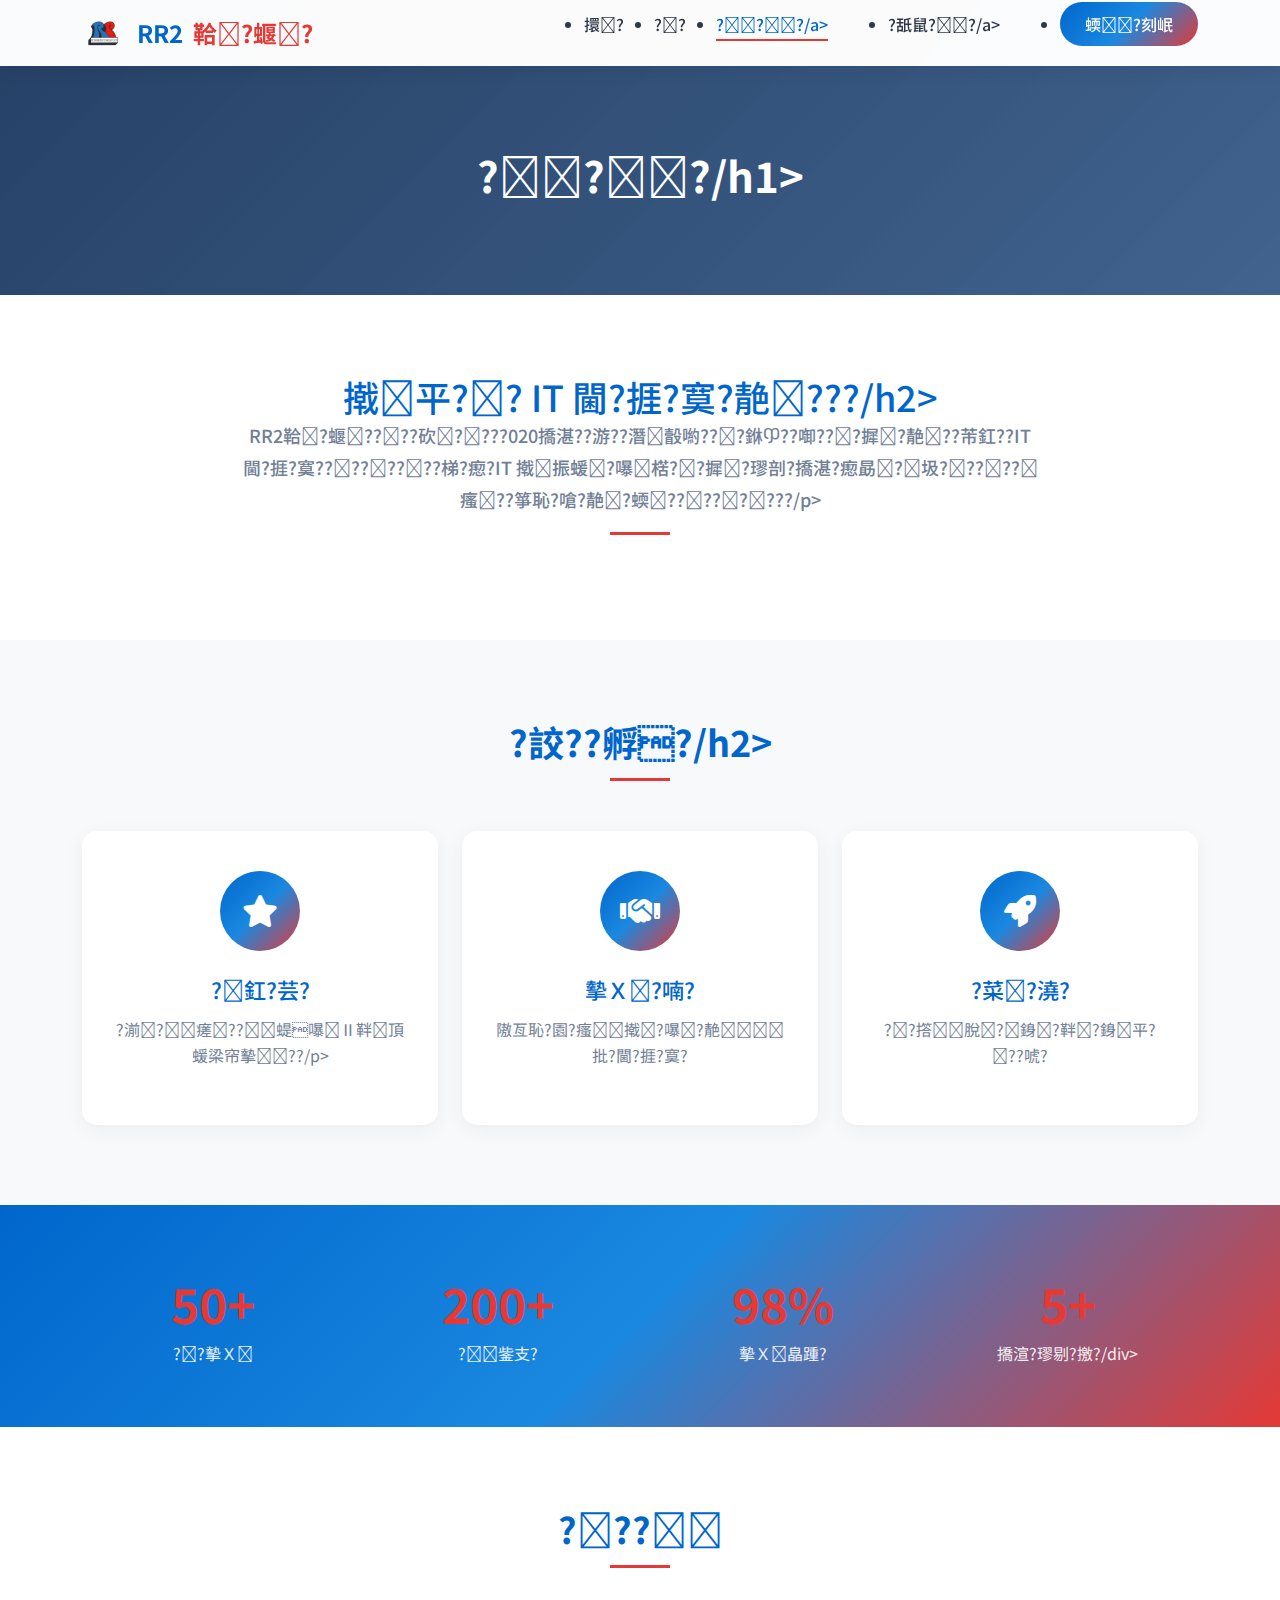
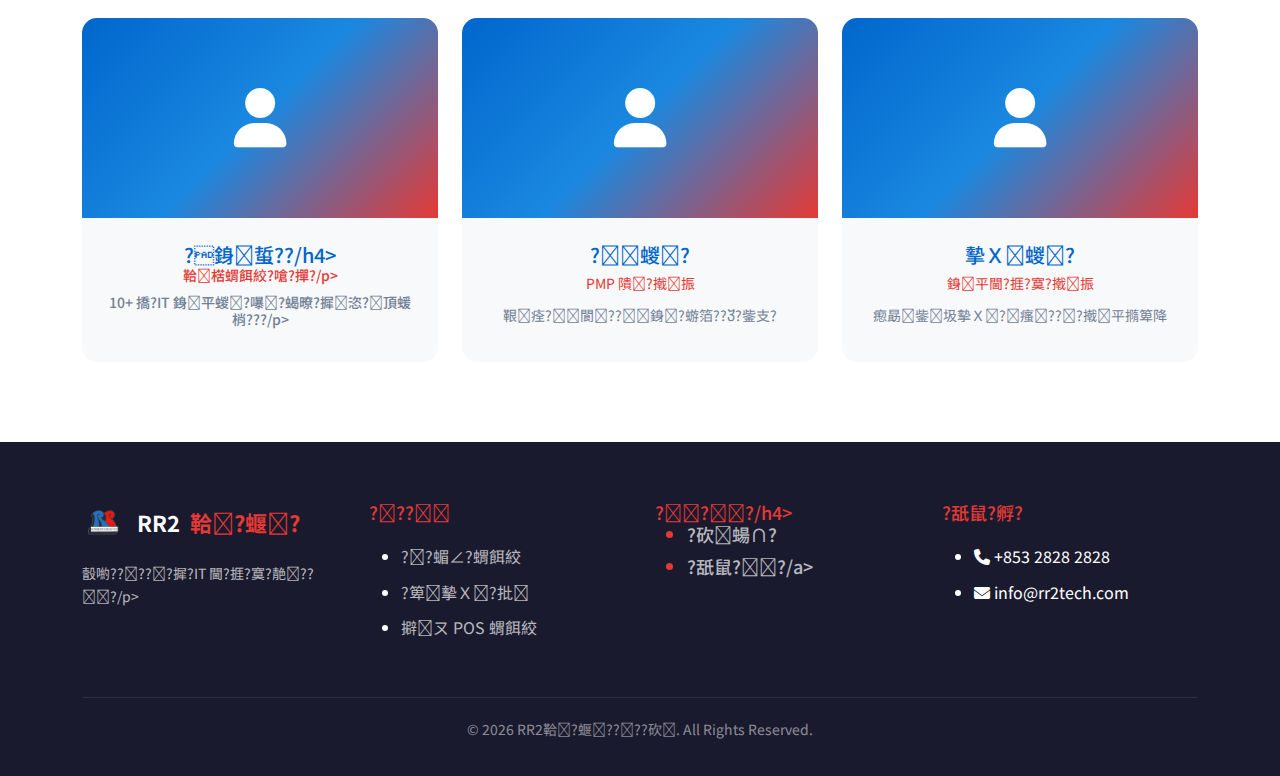
<file: about.html>
﻿<!DOCTYPE html>
<html lang="zh-HK">
<head>
    <meta charset="UTF-8">
    <meta name="viewport" content="width=device-width, initial-scale=1.0">
    <title>???| RR2鞈?蝘????砍</title>
    <link rel="stylesheet" href="https://cdn.jsdelivr.net/npm/bootstrap@5.3.0/dist/css/bootstrap.min.css">
    <link rel="stylesheet" href="https://cdnjs.cloudflare.com/ajax/libs/font-awesome/6.4.0/css/all.min.css">
    <link href="https://fonts.googleapis.com/css2?family=Noto+Sans+TC:wght@300;400;500;600;700&display=swap" rel="stylesheet">
    <style>
        :root { 
            --primary: #0066cc; 
            --secondary: #e53935; 
            --accent: #1a88e0; 
            --dark: #1a1a2e; 
            --light: #f8f9fa;
            --text: #2d3748;
            --text-light: #718096;
            --gradient: linear-gradient(135deg, #0066cc 0%, #1a88e0 50%, #e53935 100%);
        }
        * { margin: 0; padding: 0; box-sizing: border-box; }
        body { font-family: 'Noto Sans TC', sans-serif; color: var(--text); line-height: 1.6; }
        a { text-decoration: none; color: inherit; }
        
        .navbar { 
            background: rgba(255,255,255,0.98); 
            box-shadow: 0 2px 20px rgba(0,0,0,0.08); 
            padding: 12px 0; 
            position: fixed; 
            width: 100%; 
            top: 0; 
            z-index: 1000;
        }
        .navbar .container { display: flex; justify-content: space-between; align-items: center; }
        .logo { display: flex; align-items: center; gap: 10px; font-size: 24px; font-weight: 700; color: var(--primary); }
        .logo-icon { width: 45px; height: 45px; background: var(--gradient); border-radius: 10px; display: flex; align-items: center; justify-content: center; color: #fff; font-size: 20px; }
        .logo span { color: var(--secondary); }
        .nav-menu { display: flex; gap: 30px; align-items: center; }
        .nav-menu a { font-weight: 500; color: var(--text); transition: color 0.3s; position: relative; }
        .nav-menu a::after { content: ''; position: absolute; bottom: -5px; left: 0; width: 0; height: 2px; background: var(--secondary); transition: width 0.3s; }
        .nav-menu a:hover, .nav-menu a.active { color: var(--primary); }
        .nav-menu a:hover::after, .nav-menu a.active::after { width: 100%; }
        .btn-contact { background: var(--gradient); color: #fff !important; padding: 10px 25px; border-radius: 25px; font-weight: 600; }
        
        .page-header { 
            background: linear-gradient(135deg, rgba(26,54,93,0.95) 0%, rgba(44,82,130,0.9) 100%), 
                        url('https://images.unsplash.com/photo-1564078516393-cf04bd966897?w=1920') center/cover; 
            color: #fff; 
            padding: 150px 0 80px; 
            text-align: center;
        }
        .page-header h1 { font-size: 42px; font-weight: 700; margin-bottom: 15px; }
        
        .section { padding: 80px 0; }
        
        .about-intro { background: #fff; }
        .intro-content { max-width: 800px; margin: 0 auto; text-align: center; }
        .intro-content h2 { font-size: 36px; color: var(--primary); margin-bottom: 25px; }
        .intro-content h2::after { content: ''; display: block; width: 60px; height: 3px; background: var(--secondary); margin: 15px auto 0; }
        .intro-content p { font-size: 18px; color: var(--text-light); line-height: 1.8; }
        
        .values { background: var(--light); }
        .section-header { text-align: center; margin-bottom: 50px; }
        .section-header h2 { font-size: 36px; font-weight: 700; margin-bottom: 15px; color: var(--primary); }
        .section-header h2::after { content: ''; display: block; width: 60px; height: 3px; background: var(--secondary); margin: 15px auto 0; }
        .value-card { 
            background: #fff; 
            padding: 40px 30px; 
            border-radius: 15px; 
            text-align: center;
            box-shadow: 0 5px 20px rgba(0,0,0,0.05);
            transition: all 0.3s;
            height: 100%;
        }
        .value-card:hover { transform: translateY(-10px); box-shadow: 0 15px 40px rgba(0,0,0,0.1); }
        .value-icon { 
            width: 80px; 
            height: 80px; 
            background: var(--gradient); 
            border-radius: 50%; 
            display: flex; 
            align-items: center; 
            justify-content: center; 
            margin: 0 auto 25px; 
            font-size: 32px; 
            color: #fff;
        }
        .value-card h3 { color: var(--primary); margin-bottom: 15px; font-size: 22px; }
        .value-card p { color: var(--text-light); }
        
        .team { background: #fff; }
        .team-card { 
            background: var(--light); 
            border-radius: 15px; 
            overflow: hidden; 
            text-align: center;
            transition: all 0.3s;
        }
        .team-card:hover { transform: translateY(-5px); box-shadow: 0 15px 40px rgba(0,0,0,0.1); }
        .team-avatar { 
            height: 200px; 
            background: var(--gradient); 
            display: flex; 
            align-items: center; 
            justify-content: center;
            font-size: 60px;
            color: #fff;
        }
        .team-info { padding: 25px; }
        .team-info h4 { color: var(--primary); font-size: 20px; margin-bottom: 5px; }
        .team-info p { color: var(--secondary); font-size: 14px; margin-bottom: 10px; }
        .team-info .desc { color: var(--text-light); font-size: 14px; }
        
        .stats { 
            background: var(--gradient); 
            color: #fff; 
            padding: 60px 0; 
        }
        .stat-item { text-align: center; }
        .stat-number { font-size: 48px; font-weight: 700; color: var(--secondary); }
        .stat-label { font-size: 16px; opacity: 0.9; }
        
        footer { background: var(--dark); color: #fff; padding: 60px 0 20px; }
        .footer-grid { display: grid; grid-template-columns: repeat(4, 1fr); gap: 30px; margin-bottom: 40px; }
        .footer-logo { display: flex; align-items: center; gap: 10px; font-size: 22px; font-weight: 700; color: #fff; margin-bottom: 20px; }
        .footer-logo .logo-icon { width: 40px; height: 40px; font-size: 18px; }
        .footer-logo span { color: var(--secondary); }
        .footer-about p { color: rgba(255,255,255,0.7); font-size: 14px; }
        .footer h4 { color: var(--secondary); margin-bottom: 20px; font-size: 18px; }
        .footer ul li { margin-bottom: 10px; }
        .footer ul li a { color: rgba(255,255,255,0.7); transition: color 0.3s; }
        .footer ul li a:hover { color: var(--secondary); }
        .footer-bottom { text-align: center; padding-top: 20px; border-top: 1px solid rgba(255,255,255,0.1); color: rgba(255,255,255,0.5); font-size: 14px; }
        
        @media (max-width: 768px) {
            .footer-grid { grid-template-columns: 1fr 1fr; }
        }
    </style>
</head>
<body>
    <nav class="navbar">
        <div class="container">
            <a href="index.html" class="logo">
                <img src="assets/RR2LOGOH.png" alt="RR2" style="height:40px; margin-right:5px;">
                RR2<span>鞈?蝘?</span>
            </a>
            <ul class="nav-menu">
                <li><a href="index.html">擐?</a></li>
                <li><a href="services.html">??</a></li>
                <li><a href="about.html" class="active">???/a></li>
                <li><a href="contact.html">?舐鼠??/a></li>
                <li><a href="contact.html" class="btn-contact">蝡?刻岷</a></li>
            </ul>
        </div>
    </nav>

    <section class="page-header">
        <div class="container">
            <h1>???/h1>
        </div>
    </section>

    <section class="section about-intro">
        <div class="container">
            <div class="intro-content">
                <h2>撠平?? IT 閫?捱?寞?靘???/h2>
                <p>RR2鞈?蝘????砍????020撟湛??游??潛瞉喲???銝??啣???摨?靘??芾釭??IT 閫?捱?寞????????梯?瘛?IT 撠振蝯?嚗楛??摨?璆剖?撟湛?瘛勗?圾?????瘙??箏恥?嗆?靘?蝡????????/p>
            </div>
        </div>
    </section>

    <section class="section values">
        <div class="container">
            <div class="section-header">
                <h2>?詨??孵?/h2>
            </div>
            <div class="row g-4">
                <div class="col-md-4">
                    <div class="value-card">
                        <div class="value-icon"><i class="fas fa-star"></i></div>
                        <h3>?釭?芸?</h3>
                        <p>?湔?瘥??蝭嚗Ⅱ靽頂蝯梁帘摰??/p>
                    </div>
                </div>
                <div class="col-md-4">
                    <div class="value-card">
                        <div class="value-icon"><i class="fas fa-handshake"></i></div>
                        <h3>摰Ｘ?喃?</h3>
                        <p>隞亙恥?園?瘙撠?嚗?靘批?閫?捱?寞?</p>
                    </div>
                </div>
                <div class="col-md-4">
                    <div class="value-card">
                        <div class="value-icon"><i class="fas fa-rocket"></i></div>
                        <h3>?菜?澆?</h3>
                        <p>??撘脫?銵?靽?銵平???唬?</p>
                    </div>
                </div>
            </div>
        </div>
    </section>

    <section class="stats">
        <div class="container">
            <div class="row">
                <div class="col-6 col-md-3">
                    <div class="stat-item">
                        <div class="stat-number">50+</div>
                        <div class="stat-label">??摰Ｘ</div>
                    </div>
                </div>
                <div class="col-6 col-md-3">
                    <div class="stat-item">
                        <div class="stat-number">200+</div>
                        <div class="stat-label">?鈭支?</div>
                    </div>
                </div>
                <div class="col-6 col-md-3">
                    <div class="stat-item">
                        <div class="stat-number">98%</div>
                        <div class="stat-label">摰Ｘ皛踵?</div>
                    </div>
                </div>
                <div class="col-6 col-md-3">
                    <div class="stat-item">
                        <div class="stat-number">5+</div>
                        <div class="stat-label">撟渲?璆剔?撽?/div>
                    </div>
                </div>
            </div>
        </div>
    </section>

    <section class="section team">
        <div class="container">
            <div class="section-header">
                <h2>???</h2>
            </div>
            <div class="row g-4 justify-content-center">
                <div class="col-md-4">
                    <div class="team-card">
                        <div class="team-avatar"><i class="fas fa-user"></i></div>
                        <div class="team-info">
                            <h4>?銵蜇??/h4>
                            <p>鞈楛蝟餌絞?嗆?撣?/p>
                            <p class="desc">10+ 撟?IT 銵平蝬?嚗?蝎暸?摨恣?頂蝯梢???/p>
                        </div>
                    </div>
                </div>
                <div class="col-md-4">
                    <div class="team-card">
                        <div class="team-avatar"><i class="fas fa-user"></i></div>
                        <div class="team-info">
                            <h4>?蝬?</h4>
                            <p>PMP 隤?撠振</p>
                            <p class="desc">鞎痊?閬??銵?蝣箔???鈭支?</p>
                        </div>
                    </div>
                </div>
                <div class="col-md-4">
                    <div class="team-card">
                        <div class="team-avatar"><i class="fas fa-user"></i></div>
                        <div class="team-info">
                            <h4>摰Ｘ蝬?</h4>
                            <p>銵平閫?捱?寞?撠振</p>
                            <p class="desc">瘛勗鈭圾摰Ｘ?瘙???撠平撱箄降</p>
                        </div>
                    </div>
                </div>
            </div>
        </div>
    </section>

    <footer>
        <div class="container">
            <div class="footer-grid">
                <div class="footer-about">
                    <div class="footer-logo">
                        <img src="assets/RR2LOGOH.png" alt="RR2" style="height:40px; margin-right:5px;">
                        RR2<span>鞈?蝘?</span>
                    </div>
                    <p>瞉喲?????摨?IT 閫?捱?寞?靘???/p>
                </div>
                <div class="footer">
                    <h4>???</h4>
                    <ul>
                        <li><a href="services.html">??蝞∠?蝟餌絞</a></li>
                        <li><a href="services.html">?箄摰Ｘ?批</a></li>
                        <li><a href="services.html">擗ㄡ POS 蝟餌絞</a></li>
                    </ul>
                </div>
                <div class="footer">
                    <h4>???/h4>
                    <ul>
                        <li><a href="about.html">?砍蝪∩?</a></li>
                        <li><a href="contact.html">?舐鼠??/a></li>
                    </ul>
                </div>
                <div class="footer">
                    <h4>?舐鼠?孵?</h4>
                    <ul>
                        <li><i class="fas fa-phone"></i> +853 2828 2828</li>
                        <li><i class="fas fa-envelope"></i> info@rr2tech.com</li>
                    </ul>
                </div>
            </div>
            <div class="footer-bottom">
                <p>&copy; 2026 RR2鞈?蝘????砍. All Rights Reserved.</p>
            </div>
        </div>
    </footer>
</body>
</html>
</file>
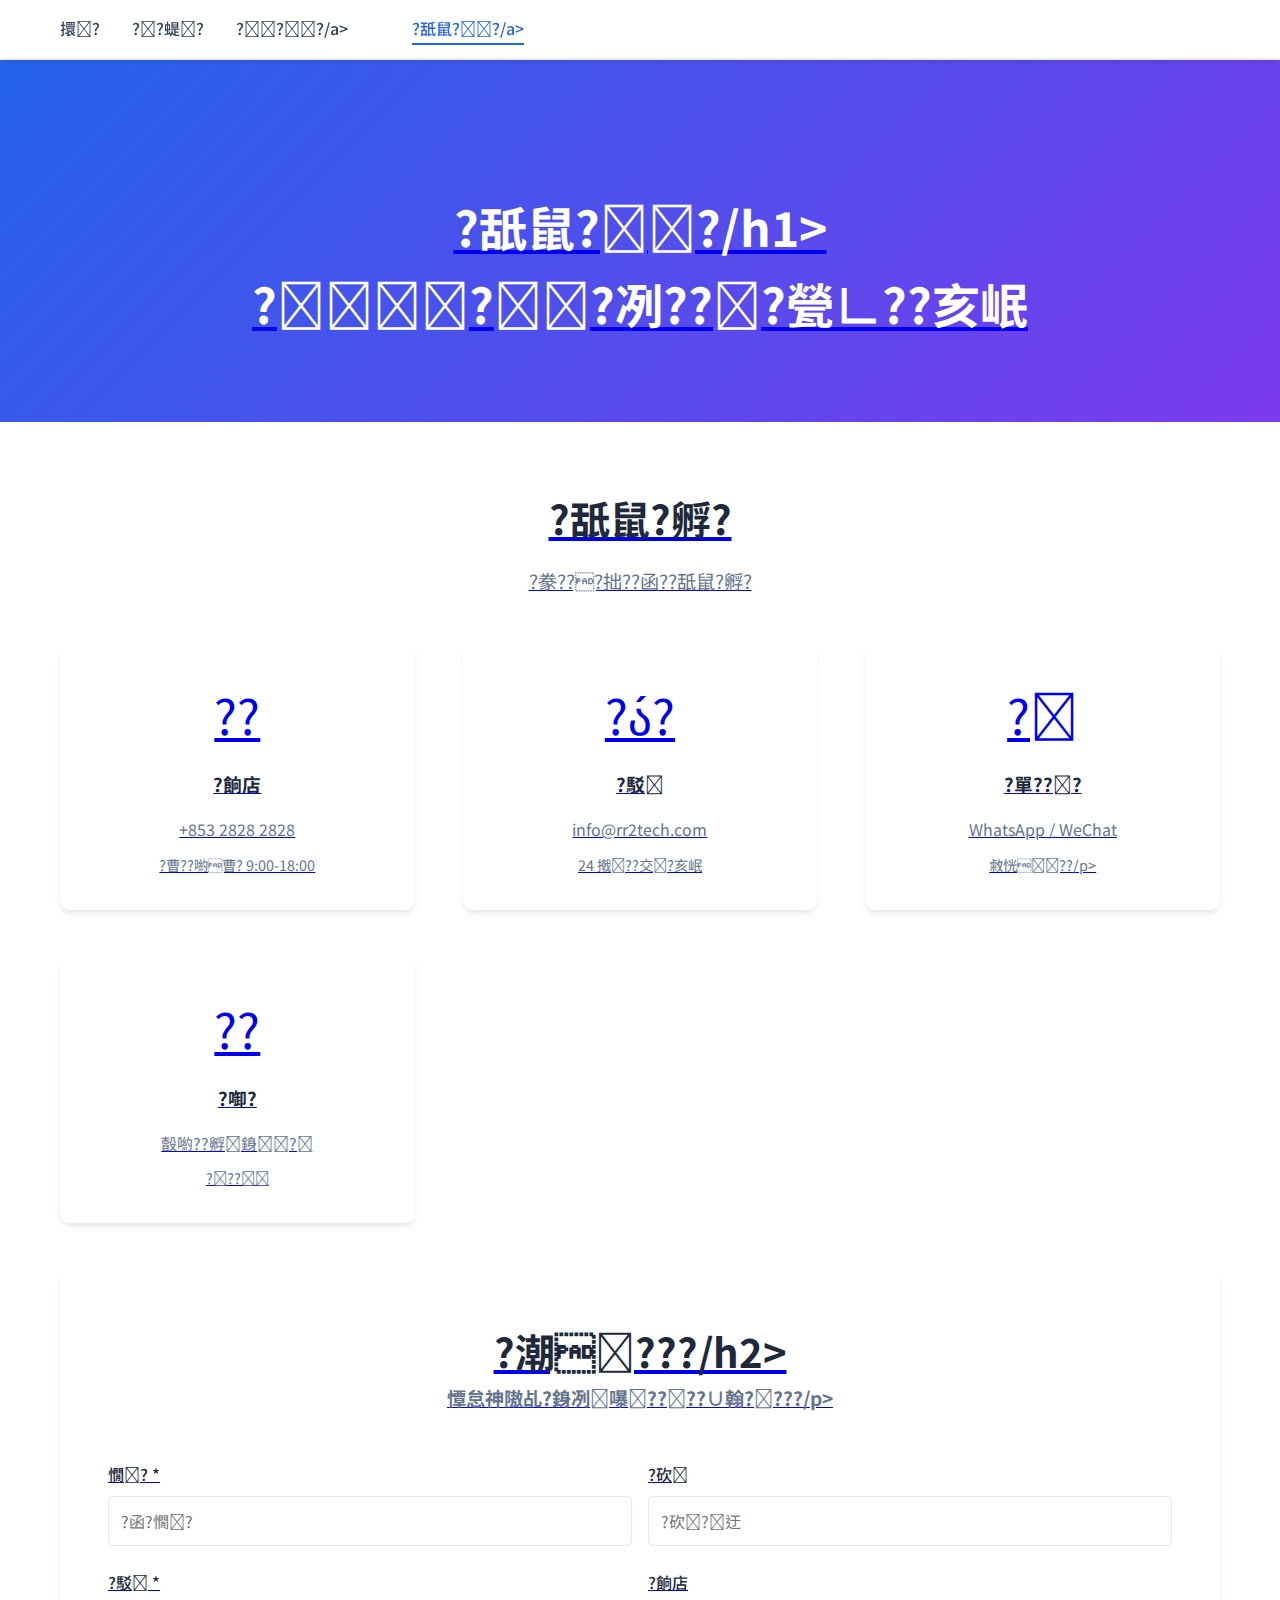
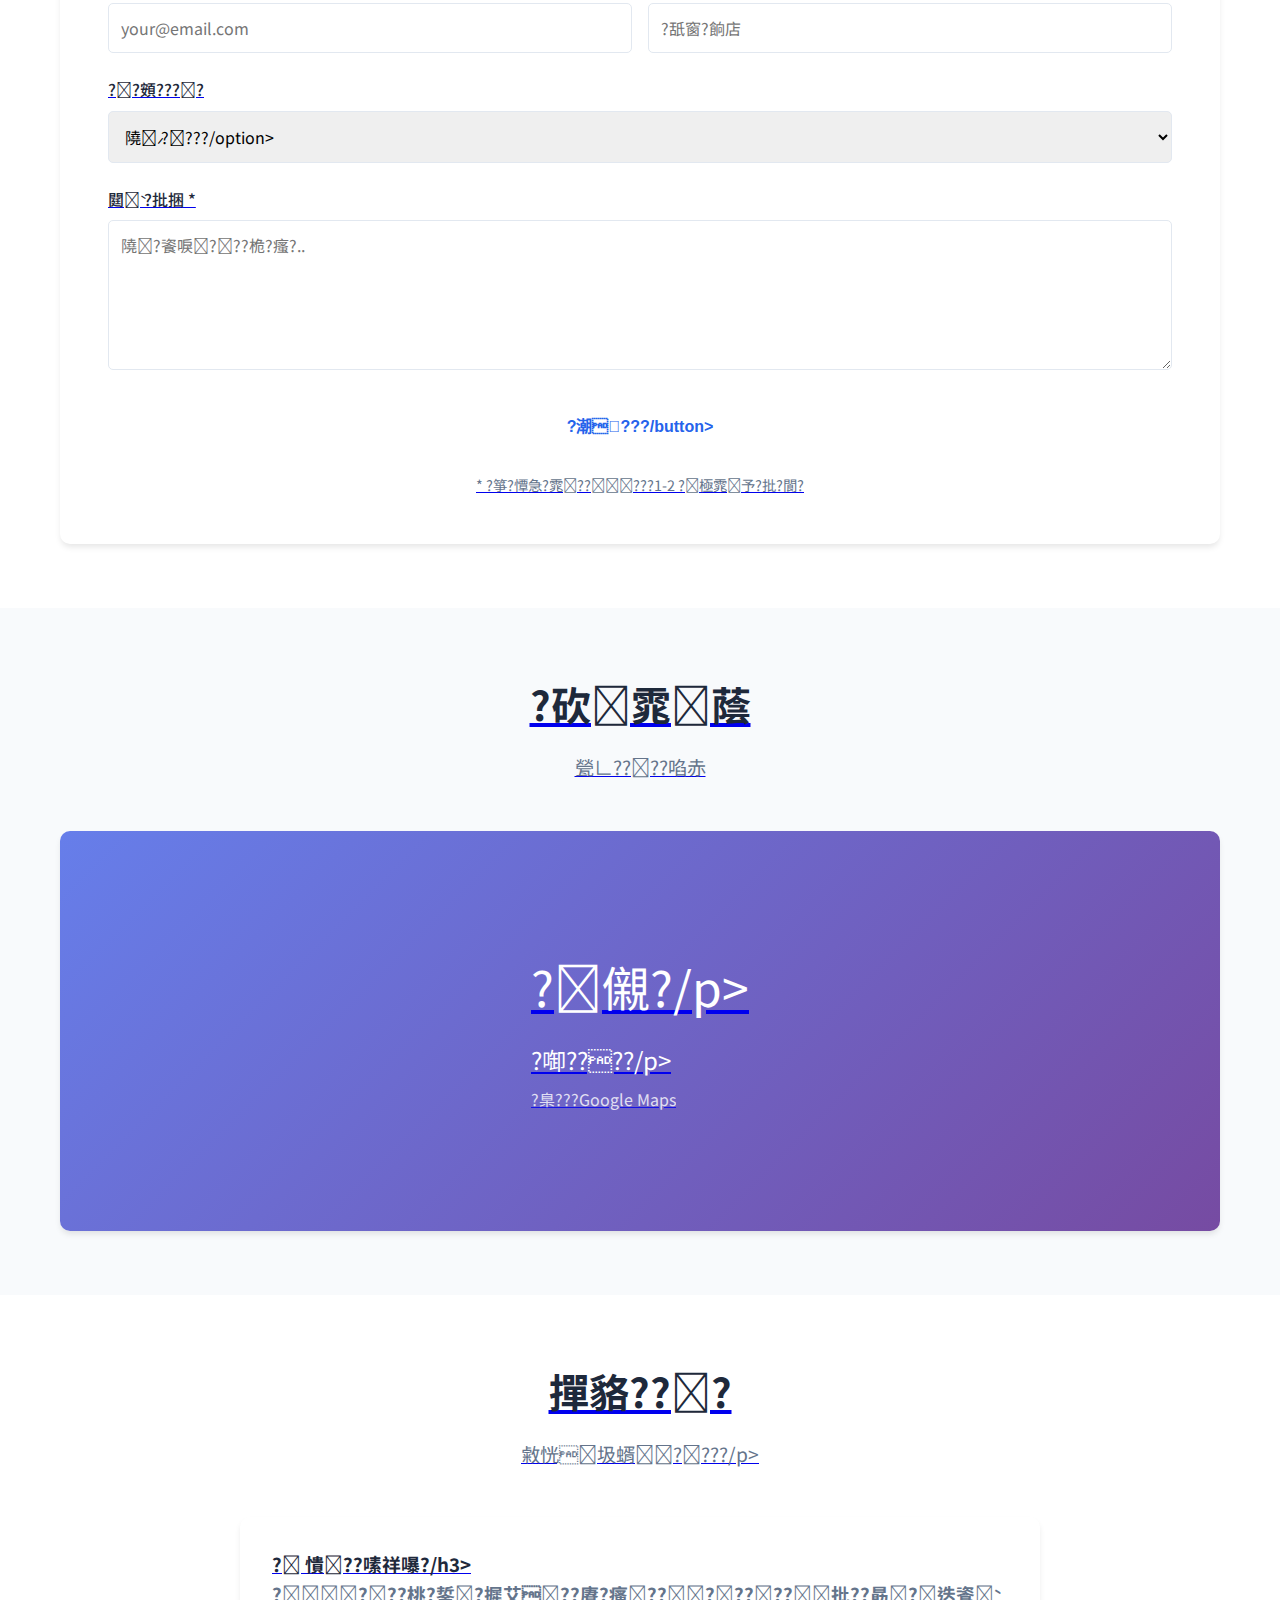
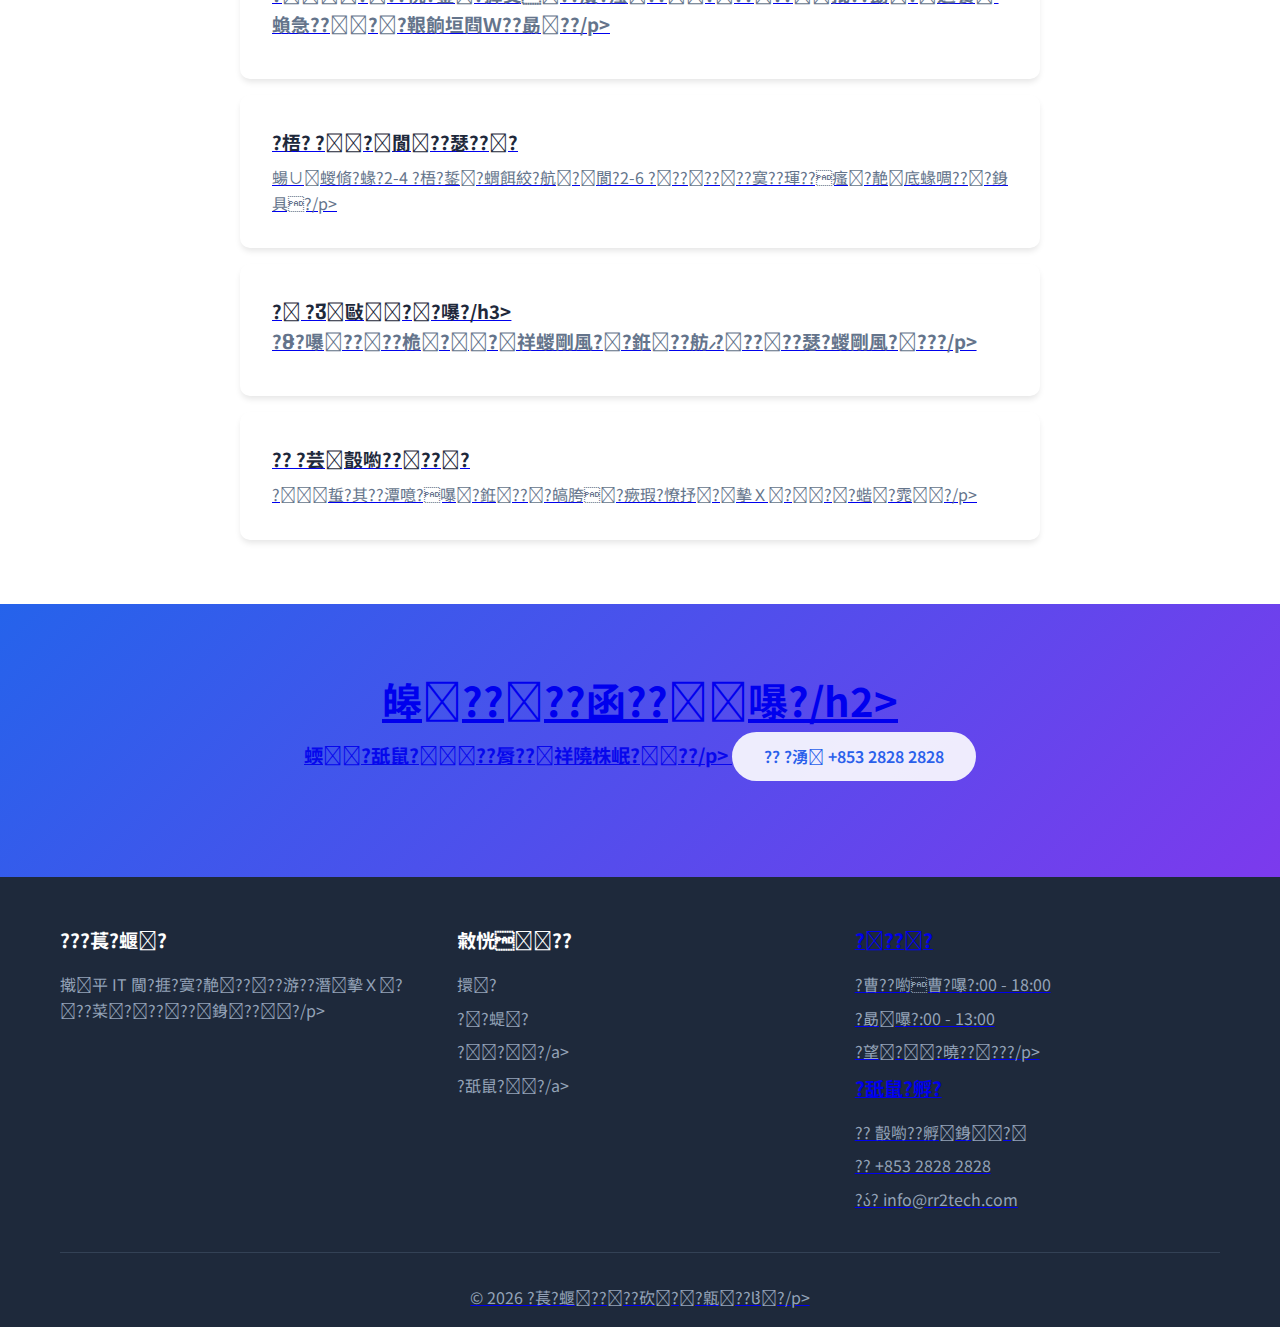
<file: contact-fixed.html>
<!DOCTYPE html>
<html lang="zh-HK">
<head>
    <meta charset="UTF-8">
    <meta name="viewport" content="width=device-width, initial-scale=1.0">
    <title>?舐鼠??| ?萇?蝘?</title>
    <link rel="stylesheet" href="styles.css">
    <link href="https://fonts.googleapis.com/css2?family=Noto+Sans+TC:wght@300;400;500;700&display=swap" rel="stylesheet">
    <style>
        .page-header {
            background: linear-gradient(135deg, var(--primary-color), var(--secondary-color));
            color: white;
            padding: 8rem 0 4rem;
            text-align: center;
            margin-top: 60px;
        }
        
        .page-header h1 {
            font-size: 3rem;
            margin-bottom: 1rem;
        }
        
        .contact-section {
            padding: 4rem 0;
        }
        
        .contact-grid {
            display: grid;
            grid-template-columns: repeat(auto-fit, minmax(300px, 1fr));
            gap: 3rem;
            margin-top: 2rem;
        }
        
        .contact-info-card {
            background: white;
            padding: 2rem;
            border-radius: 10px;
            box-shadow: var(--shadow);
            text-align: center;
        }
        
        .contact-info-card .icon {
            font-size: 3rem;
            margin-bottom: 1rem;
        }
        
        .contact-info-card h3 {
            color: var(--dark-color);
            margin-bottom: 1rem;
        }
        
        .contact-info-card p {
            color: #64748b;
            line-height: 1.8;
        }
        
        .contact-form-container {
            background: white;
            padding: 3rem;
            border-radius: 10px;
            box-shadow: var(--shadow);
            margin-top: 3rem;
        }
        
        .form-group {
            margin-bottom: 1.5rem;
        }
        
        .form-group label {
            display: block;
            margin-bottom: 0.5rem;
            color: var(--dark-color);
            font-weight: 500;
        }
        
        .form-group input,
        .form-group textarea,
        .form-group select {
            width: 100%;
            padding: 0.75rem;
            border: 1px solid var(--border-color);
            border-radius: 5px;
            font-size: 1rem;
            font-family: inherit;
            transition: border-color 0.3s ease;
        }
        
        .form-group input:focus,
        .form-group textarea:focus,
        .form-group select:focus {
            outline: none;
            border-color: var(--primary-color);
        }
        
        .form-group textarea {
            min-height: 150px;
            resize: vertical;
        }
        
        .form-row {
            display: grid;
            grid-template-columns: repeat(auto-fit, minmax(200px, 1fr));
            gap: 1rem;
        }
        
        .map-section {
            background: var(--light-color);
            padding: 4rem 0;
        }
        
        .map-container {
            background: white;
            border-radius: 10px;
            overflow: hidden;
            box-shadow: var(--shadow);
        }
        
        .map-placeholder {
            height: 400px;
            background: linear-gradient(135deg, #667eea 0%, #764ba2 100%);
            display: flex;
            align-items: center;
            justify-content: center;
            color: white;
            font-size: 1.5rem;
        }
    </style>
</head>
<body>
    <!-- 撠甈?-->
    <nav class="navbar">
        <div class="container">
            <div class="nav-wrapper">
                
                <ul class="nav-menu" id="navMenu">
                    <li><a href="index.html">擐?</a></li>
                    <li><a href="services.html">??蝭?</a></li>
                    <li><a href="about.html">???/a></li>
                    <li><a href="contact.html" class="active">?舐鼠??/a></li>
                </ul>
                <div class="hamburger" id="hamburger">
                    <span></span>
                    <span></span>
                    <span></span>
                </div>
            </div>
        </div>
    </nav>

    <!-- ?璅? -->
    <header class="page-header">
        <div class="container">
            <h1>?舐鼠??/h1>
            <p>???冽???甇∟??亥岷</p>
        </div>
    </header>

    <!-- ?舐鼠?孵? -->
    <section class="contact-section">
        <div class="container">
            <div class="section-header">
                <h2 class="section-title">?舐鼠?孵?</h2>
                <p class="section-subtitle">?豢???拙??函??舐鼠?孵?</p>
            </div>
            
            <div class="contact-grid">
                <div class="contact-info-card">
                    <div class="icon">??</div>
                    <h3>?餉店</h3>
                    <p>+853 2828 2828</p>
                    <p style="font-size: 0.9rem; margin-top: 0.5rem;">?曹??喲曹? 9:00-18:00</p>
                </div>
                
                <div class="contact-info-card">
                    <div class="icon">??</div>
                    <h3>?駁</h3>
                    <p>info@rr2tech.com</p>
                    <p style="font-size: 0.9rem; margin-top: 0.5rem;">24 撠??交?亥岷</p>
                </div>
                
                <div class="contact-info-card">
                    <div class="icon">?</div>
                    <h3>?單???</h3>
                    <p>WhatsApp / WeChat</p>
                    <p style="font-size: 0.9rem; margin-top: 0.5rem;">敹恍??/p>
                </div>
                
                <div class="contact-info-card">
                    <div class="icon">??</div>
                    <h3>?啣?</h3>
                    <p>瞉喲??孵銵?</p>
                    <p style="font-size: 0.9rem; margin-top: 0.5rem;">???</p>
                </div>
            </div>

            <!-- ?舐鼠銵典 -->
            <div class="contact-form-container">
                <div class="section-header">
                    <h2 class="section-title">?潮???/h2>
                    <p class="section-subtitle">憛怠神隞乩?銵冽嚗????∪翰????/p>
                </div>
                
                <form id="contactForm">
                    <div class="form-row">
                        <div class="form-group">
                            <label for="name">憪? *</label>
                            <input type="text" id="name" name="name" required placeholder="?函?憪?">
                        </div>
                        
                        <div class="form-group">
                            <label for="company">?砍</label>
                            <input type="text" id="company" name="company" placeholder="?砍?迂">
                        </div>
                    </div>
                    
                    <div class="form-row">
                        <div class="form-group">
                            <label for="email">?駁 *</label>
                            <input type="email" id="email" name="email" required placeholder="your@email.com">
                        </div>
                        
                        <div class="form-group">
                            <label for="phone">?餉店</label>
                            <input type="tel" id="phone" name="phone" placeholder="?舐窗?餉店">
                        </div>
                    </div>
                    
                    <div class="form-group">
                        <label for="service">??頞????</label>
                        <select id="service" name="service">
                            <option value="">隢????/option>
                            <option value="website">蝬脩??</option>
                            <option value="app">?? App ?</option>
                            <option value="system">蝟餌絞??</option>
                            <option value="consulting">?銵垣閰?/option>
                            <option value="other">?嗡?</option>
                        </select>
                    </div>
                    
                    <div class="form-group">
                        <label for="message">閮?批捆 *</label>
                        <textarea id="message" name="message" required placeholder="隢?餈唳???桅?瘙?.."></textarea>
                    </div>
                    
                    <div class="form-group">
                        <button type="submit" class="btn btn-primary" style="width: 100%;">?潮???/button>
                    </div>
                    
                    <p style="font-size: 0.9rem; color: #64748b; text-align: center;">
                        * ?箏?憛急?雿?????1-2 ?極雿予?批?閬?                    </p>
                </form>
            </div>
        </div>
    </section>

    <!-- ?啣????-->
    <section class="map-section">
        <div class="container">
            <div class="section-header">
                <h2 class="section-title">?砍雿蔭</h2>
                <p class="section-subtitle">甇∟????啗赤</p>
            </div>
            <div class="map-container">
                <div class="map-placeholder">
                    <div>
                        <p style="font-size: 3rem; margin-bottom: 1rem;">?儭?/p>
                        <p>?啣????/p>
                        <p style="font-size: 1rem; margin-top: 0.5rem; opacity: 0.8;">?臬???Google Maps</p>
                    </div>
                </div>
            </div>
        </div>
    </section>

    <!-- 撣貉??? -->
    <section class="contact-section">
        <div class="container">
            <div class="section-header">
                <h2 class="section-title">撣貉???</h2>
                <p class="section-subtitle">敹恍圾蝑????/p>
            </div>
            
            <div style="max-width: 800px; margin: 0 auto;">
                <div style="background: white; padding: 2rem; border-radius: 10px; margin-bottom: 1rem; box-shadow: var(--shadow);">
                    <h3 style="color: var(--dark-color); margin-bottom: 0.5rem;">? 憒??嗉祥嚗?/h3>
                    <p style="color: #64748b;">????桃?銴?摨艾??賡?瘙???????批??勗?迭餈蝜急????鞎餉垣閰Ｗ??勗??/p>
                </div>
                
                <div style="background: white; padding: 2rem; border-radius: 10px; margin-bottom: 1rem; box-shadow: var(--shadow);">
                    <h3 style="color: var(--dark-color); margin-bottom: 0.5rem;">?梧? ??閬??瑟???</h3>
                    <p style="color: #64748b;">蝪∪蝬脩?蝝?2-4 ?梧?銴?蝟餌絞?航?閬?2-6 ???????寞??琿??瘙?靘底蝝啁???銵具?/p>
                </div>
                
                <div style="background: white; padding: 2rem; border-radius: 10px; margin-bottom: 1rem; box-shadow: var(--shadow);">
                    <h3 style="color: var(--dark-color); margin-bottom: 0.5rem;">? ?敺??嚗?/h3>
                    <p style="color: #64748b;">??嚗????桅??祥蝬剛風??銋??舫?????瑟?蝬剛風????/p>
                </div>
                
                <div style="background: white; padding: 2rem; border-radius: 10px; box-shadow: var(--shadow);">
                    <h3 style="color: var(--dark-color); margin-bottom: 0.5rem;">?? ?芸瞉喲?????</h3>
                    <p style="color: #64748b;">?蜇?其??潭噫?嚗?銋???皜胯?瘚瑕?憭抒?摰Ｘ???蝔?雿?/p>
                </div>
            </div>
        </div>
    </section>

    <!-- 銵??潛捲 -->
    <section class="cta">
        <div class="container">
            <h2>皞????函??嚗?/h2>
            <p>蝡?舐鼠???脣??祥隢株岷???/p>
            <a href="tel:+85328282828" class="btn btn-light">?? ?湧 +853 2828 2828</a>
        </div>
    </section>

    <!-- ? -->
    <footer class="footer">
        <div class="container">
            <div class="footer-grid">
                <div class="footer-section">
                    <h3>???萇?蝘?</h3>
                    <p>撠平 IT 閫?捱?寞?靘????游??潛摰Ｘ???菜?????銵???/p>
                </div>
                <div class="footer-section">
                    <h3>敹恍??</h3>
                    <ul>
                        <li><a href="index.html">擐?</a></li>
                        <li><a href="services.html">??蝭?</a></li>
                        <li><a href="about.html">???/a></li>
                        <li><a href="contact.html">?舐鼠??/a></li>
                    </ul>
                </div>
                <div class="footer-section">
                    <h3>????</h3>
                    <p>?曹??喲曹?嚗?:00 - 18:00</p>
                    <p>?勗嚗?:00 - 13:00</p>
                    <p>?望??曉?????/p>
                </div>
                <div class="footer-section">
                    <h3>?舐鼠?孵?</h3>
                    <p>?? 瞉喲??孵銵?</p>
                    <p>?? +853 2828 2828</p>
                    <p>?? info@rr2tech.com</p>
                </div>
            </div>
            <div class="footer-bottom">
                <p>&copy; 2026 ?萇?蝘????砍??甈???/p>
            </div>
        </div>
    </footer>

    <script src="script.js"></script>
</body>
</html>
</file>
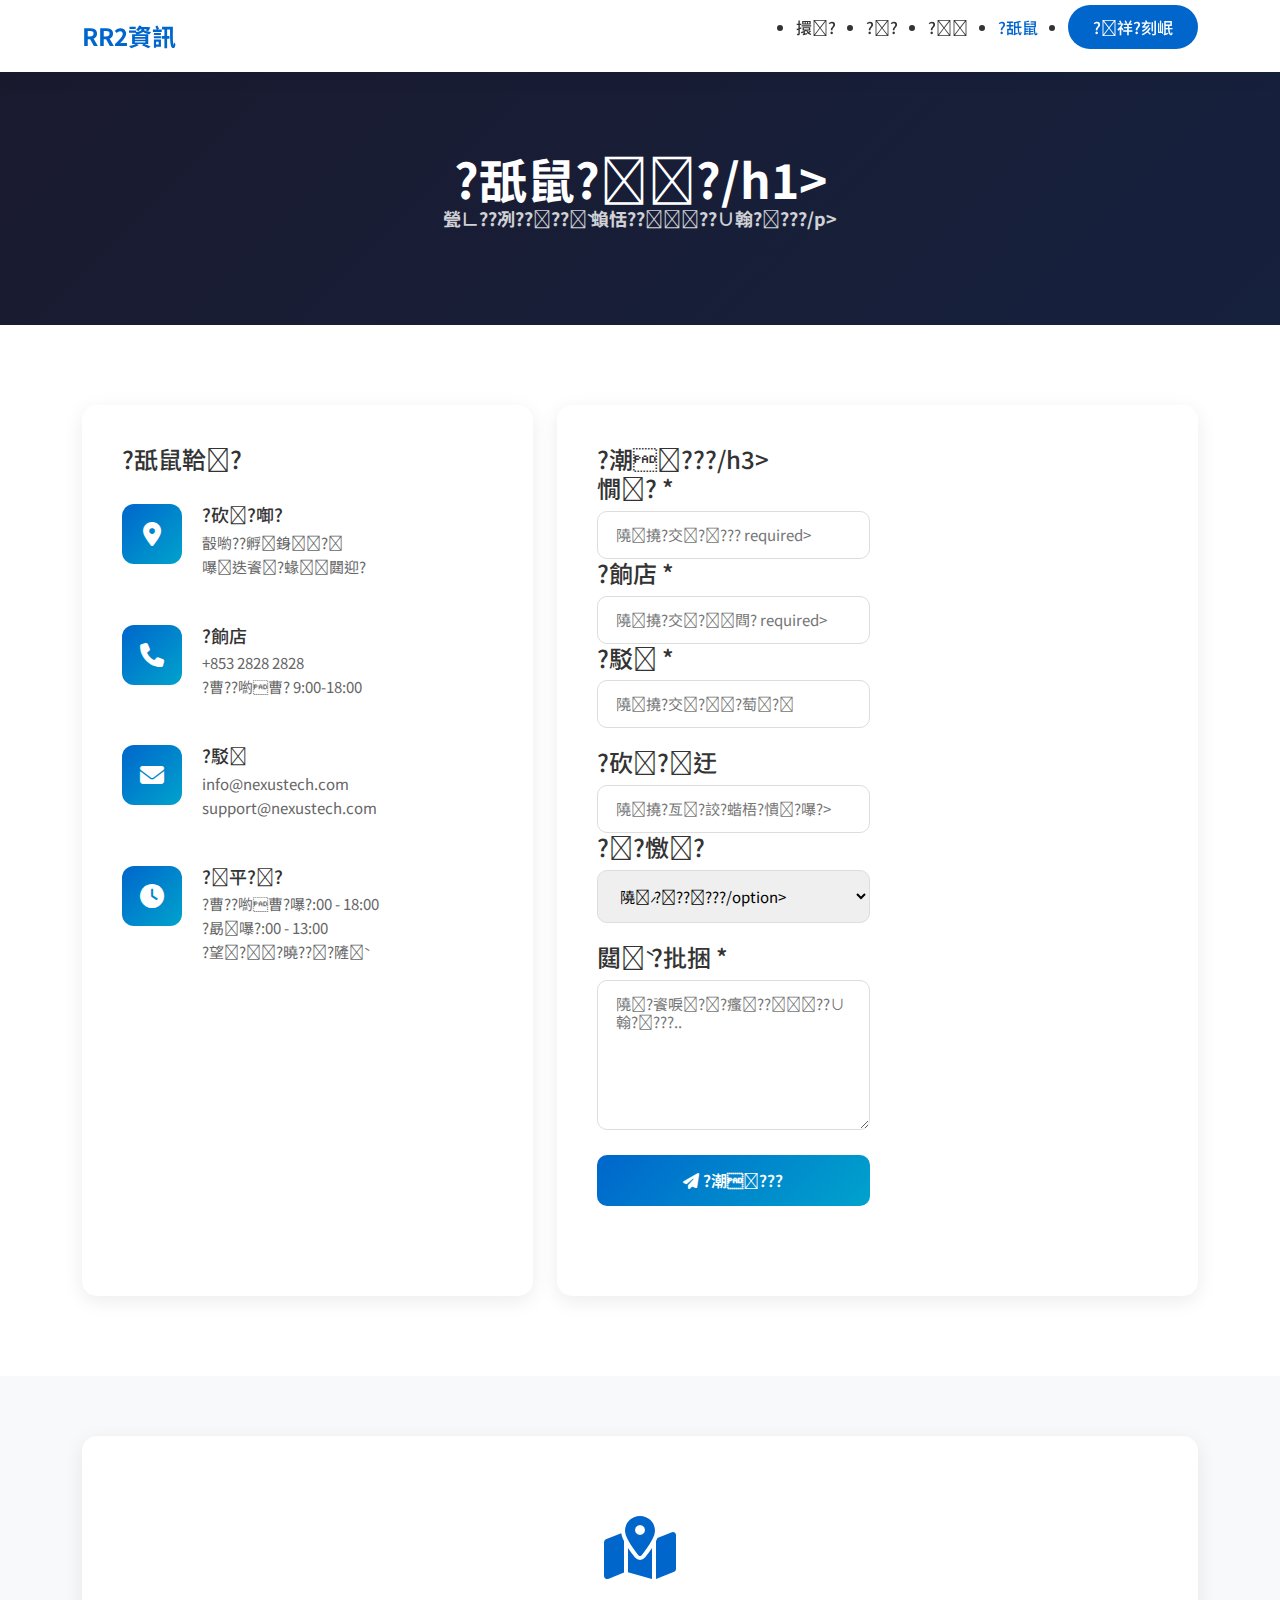
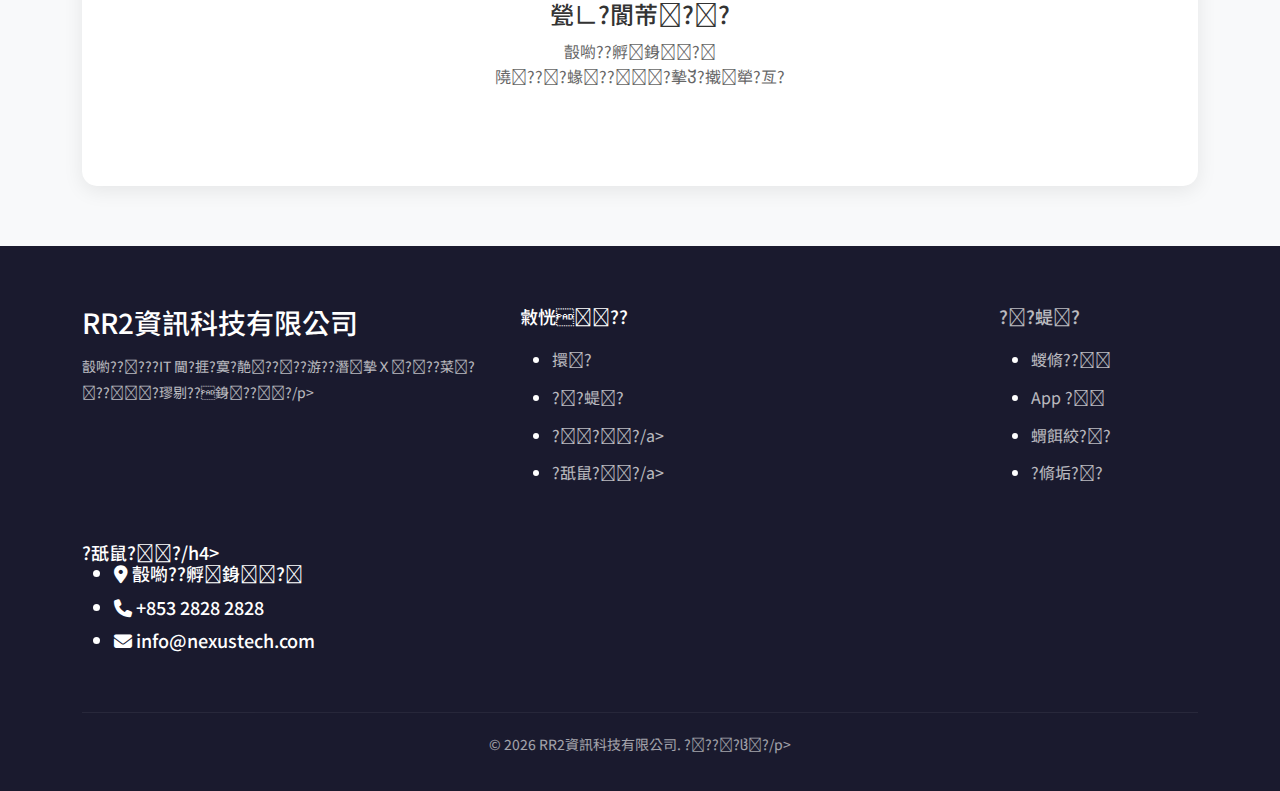
<file: contact.html>
﻿<!DOCTYPE html>
<html lang="zh-HK">
<head>
    <meta charset="UTF-8">
    <meta name="viewport" content="width=device-width, initial-scale=1.0">
    <title>?舐鼠??| RR2資訊科技有限公司</title>
    <link rel="stylesheet" href="https://cdn.jsdelivr.net/npm/bootstrap@5.3.0/dist/css/bootstrap.min.css">
    <link rel="stylesheet" href="https://cdnjs.cloudflare.com/ajax/libs/font-awesome/6.4.0/css/all.min.css">
    <link href="https://fonts.googleapis.com/css2?family=Noto+Sans+TC:wght@300;400;500;600;700&display=swap" rel="stylesheet">
    <style>
        :root {
            --primary: #0066cc;
            --secondary: #00a3cc;
            --dark: #1a1a2e;
            --light: #f8f9fa;
            --text: #333;
            --text-light: #666;
        }
        * { margin: 0; padding: 0; box-sizing: border-box; }
        body { font-family: 'Noto Sans TC', sans-serif; color: var(--text); line-height: 1.6; }
        a { text-decoration: none; color: inherit; }
        
        .navbar { background: #fff; box-shadow: 0 2px 20px rgba(0,0,0,0.08); padding: 15px 0; position: fixed; width: 100%; top: 0; z-index: 1000; }
        .navbar .container { display: flex; justify-content: space-between; align-items: center; }
        .logo { font-size: 24px; font-weight: 700; color: var(--primary); }
        .logo span { color: var(--secondary); }
        .nav-menu { display: flex; gap: 30px; align-items: center; }
        .nav-menu a { font-weight: 500; color: var(--text); transition: color 0.3s; }
        .nav-menu a:hover, .nav-menu a.active { color: var(--primary); }
        .btn-contact { background: var(--primary); color: #fff !important; padding: 10px 25px; border-radius: 25px; }
        .btn-contact:hover { background: var(--secondary); }
        
        .page-header { background: linear-gradient(135deg, var(--dark) 0%, #16213e 100%); color: #fff; padding: 150px 0 80px; text-align: center; }
        .page-header h1 { font-size: 48px; font-weight: 700; margin-bottom: 15px; }
        .page-header p { font-size: 18px; opacity: 0.8; }
        
        .section { padding: 80px 0; }
        
        .contact-info-card { 
            background: #fff; border-radius: 15px; padding: 40px; 
            box-shadow: 0 5px 20px rgba(0,0,0,0.08); height: 100%; 
        }
        .contact-info-card h3 { font-size: 24px; margin-bottom: 30px; }
        .contact-item { display: flex; align-items: flex-start; gap: 20px; margin-bottom: 30px; }
        .contact-icon { 
            width: 60px; height: 60px; background: linear-gradient(135deg, var(--primary), var(--secondary));
            border-radius: 12px; display: flex; align-items: center; justify-content: center; 
            font-size: 24px; color: #fff; flex-shrink: 0; 
        }
        .contact-item h4 { font-size: 18px; margin-bottom: 5px; }
        .contact-item p { color: var(--text-light); font-size: 15px; }
        
        .contact-form { 
            background: #fff; border-radius: 15px; padding: 40px; 
            box-shadow: 0 5px 20px rgba(0,0,0,0.08); 
        }
        .contact-form h3 { font-size: 24px; margin-bottom: 30px; }
        .form-group { margin-bottom: 20px; }
        .form-group label { display: block; font-weight: 500; margin-bottom: 8px; }
        .form-group input, .form-group textarea, .form-group select { 
            width: 100%; padding: 14px 18px; border: 1px solid #ddd; border-radius: 10px; 
            font-family: inherit; font-size: 15px; transition: all 0.3s; 
        }
        .form-group input:focus, .form-group textarea:focus, .form-group select:focus { 
            outline: none; border-color: var(--primary); box-shadow: 0 0 0 3px rgba(0,102,204,0.1); 
        }
        .form-group textarea { min-height: 150px; resize: vertical; }
        .btn-submit { 
            width: 100%; padding: 16px; background: linear-gradient(135deg, var(--primary), var(--secondary));
            color: #fff; border: none; border-radius: 10px; font-size: 16px; font-weight: 600; 
            cursor: pointer; transition: all 0.3s; 
        }
        .btn-submit:hover { transform: translateY(-2px); box-shadow: 0 10px 30px rgba(0,102,204,0.3); }
        
        .map-section { background: var(--light); padding: 60px 0; text-align: center; }
        .map-placeholder { 
            background: #fff; border-radius: 15px; padding: 80px; 
            box-shadow: 0 5px 20px rgba(0,0,0,0.08); 
        }
        .map-placeholder i { font-size: 64px; color: var(--primary); margin-bottom: 20px; }
        .map-placeholder h4 { font-size: 24px; margin-bottom: 10px; }
        .map-placeholder p { color: var(--text-light); }
        
        footer { background: var(--dark); color: #fff; padding: 60px 0 20px; }
        .footer-grid { display: grid; grid-template-columns: 2fr 1fr 1fr 1fr; gap: 40px; margin-bottom: 40px; }
        .footer-brand h3 { font-size: 28px; margin-bottom: 15px; }
        .footer-brand p { opacity: 0.7; font-size: 14px; line-height: 1.8; }
        .footer-links h4 { font-size: 18px; margin-bottom: 20px; }
        .footer-links ul li { margin-bottom: 12px; }
        .footer-links a { opacity: 0.7; transition: opacity 0.3s; }
        .footer-links a:hover { opacity: 1; }
        .footer-bottom { text-align: center; padding-top: 20px; border-top: 1px solid rgba(255,255,255,0.1); opacity: 0.6; font-size: 14px; }
        
        @media (max-width: 768px) {
            .nav-menu { display: none; }
            .page-header { padding: 120px 0 60px; }
            .page-header h1 { font-size: 32px; }
            .footer-grid { grid-template-columns: 1fr; text-align: center; }
            .contact-item { flex-direction: column; text-align: center; }
            .contact-icon { margin: 0 auto; }
        }
    </style>
</head>
<body>
    <!-- Navbar -->
    <nav class="navbar">
        <div class="container">
            <a href="index.html" class="logo">RR2資訊</a>
            <ul class="nav-menu">
                <li><a href="index.html">擐?</a></li>
                <li><a href="services.html">??</a></li>
                <li><a href="about.html">?</a></li>
                <li><a href="contact.html" class="active">?舐鼠</a></li>
                <li><a href="contact.html" class="btn-contact">?祥?刻岷</a></li>
            </ul>
        </div>
    </nav>

    <!-- Page Header -->
    <section class="page-header">
        <div class="container">
            <h1>?舐鼠??/h1>
            <p>甇∟??冽????蝜恬????∪翰????/p>
        </div>
    </section>

    <!-- Contact Section -->
    <section class="section">
        <div class="container">
            <div class="row g-4">
                <!-- Contact Info -->
                <div class="col-lg-5">
                    <div class="contact-info-card">
                        <h3>?舐鼠鞈?</h3>
                        <div class="contact-item">
                            <div class="contact-icon"><i class="fas fa-map-marker-alt"></i></div>
                            <div>
                                <h4>?砍?啣?</h4>
                                <p>瞉喲??孵銵?<br>嚗迭餈?蝝閮迎?</p>
                            </div>
                        </div>
                        <div class="contact-item">
                            <div class="contact-icon"><i class="fas fa-phone"></i></div>
                            <div>
                                <h4>?餉店</h4>
                                <p>+853 2828 2828<br>?曹??喲曹? 9:00-18:00</p>
                            </div>
                        </div>
                        <div class="contact-item">
                            <div class="contact-icon"><i class="fas fa-envelope"></i></div>
                            <div>
                                <h4>?駁</h4>
                                <p>info@nexustech.com<br>support@nexustech.com</p>
                            </div>
                        </div>
                        <div class="contact-item">
                            <div class="contact-icon"><i class="fas fa-clock"></i></div>
                            <div>
                                <h4>?平??</h4>
                                <p>?曹??喲曹?嚗?:00 - 18:00<br>?勗嚗?:00 - 13:00<br>?望??曉???隡</p>
                            </div>
                        </div>
                    </div>
                </div>
                
                <!-- Contact Form -->
                <div class="col-lg-7">
                    <div class="contact-form">
                        <h3>?潮???/h3>
                        <form>
                            <div class="row g-3">
                                <div class="col-md-6">
                                    <div class="form-group">
                                        <label>憪? *</label>
                                        <input type="text" name="name" placeholder="隢撓?交???? required>
                                    </div>
                                </div>
                                <div class="col-md-6">
                                    <div class="form-group">
                                        <label>?餉店 *</label>
                                        <input type="tel" name="phone" placeholder="隢撓?交?閰? required>
                                    </div>
                                </div>
                            </div>
                            <div class="form-group">
                                <label>?駁 *</label>
                                <input type="email" name="email" placeholder="隢撓?交??萄?" required>
                            </div>
                            <div class="form-group">
                                <label>?砍?迂</label>
                                <input type="text" name="company" placeholder="隢撓?亙?詨?蝔梧?憒?嚗?>
                            </div>
                            <div class="form-group">
                                <label>??憿?</label>
                                <select name="service">
                                    <option value="">隢??????/option>
                                    <option value="web">蝬脩??</option>
                                    <option value="app">App ?</option>
                                    <option value="system">蝟餌絞??</option>
                                    <option value="cloud">?脩垢??</option>
                                    <option value="other">?嗡??亥岷</option>
                                </select>
                            </div>
                            <div class="form-group">
                                <label>閮?批捆 *</label>
                                <textarea name="message" placeholder="隢?餈唳??瘙????∪翰????.." required></textarea>
                            </div>
                            <button type="submit" class="btn-submit">
                                <i class="fas fa-paper-plane"></i> ?潮???                            </button>
                        </form>
                    </div>
                </div>
            </div>
        </div>
    </section>

    <!-- Map Section -->
    <section class="map-section">
        <div class="container">
            <div class="map-placeholder">
                <i class="fas fa-map-marked-alt"></i>
                <h4>甇∟?閬芾??</h4>
                <p>瞉喲??孵銵?<br>隢???蝝???摰?撠犖?亙?</p>
            </div>
        </div>
    </section>

    <!-- Footer -->
    <footer>
        <div class="container">
            <div class="footer-grid">
                <div class="footer-brand">
                    <h3>RR2資訊科技有限公司</h3>
                    <p>瞉喲?????IT 閫?捱?寞?靘????游??潛摰Ｘ???菜????璆剔??銵???/p>
                </div>
                <div class="footer-links">
                    <h4>敹恍??</h4>
                    <ul>
                        <li><a href="index.html">擐?</a></li>
                        <li><a href="services.html">??蝭?</a></li>
                        <li><a href="about.html">???/a></li>
                        <li><a href="contact.html">?舐鼠??/a></li>
                    </ul>
                </div>
                <div class="footer-links">
                    <h4>??蝭?</h4>
                    <ul>
                        <li><a href="services.html">蝬脩??</a></li>
                        <li><a href="services.html">App ?</a></li>
                        <li><a href="services.html">蝟餌絞??</a></li>
                        <li><a href="services.html">?脩垢??</a></li>
                    </ul>
                </div>
                <div class="footer-links">
                    <h4>?舐鼠??/h4>
                    <ul>
                        <li><i class="fas fa-map-marker-alt"></i> 瞉喲??孵銵?</li>
                        <li><i class="fas fa-phone"></i> +853 2828 2828</li>
                        <li><i class="fas fa-envelope"></i> info@nexustech.com</li>
                    </ul>
                </div>
            </div>
            <div class="footer-bottom">
                <p>&copy; 2026 RR2資訊科技有限公司. ?????/p>
            </div>
        </div>
    </footer>

    <script src="https://cdn.jsdelivr.net/npm/bootstrap@5.3.0/dist/js/bootstrap.bundle.min.js"></script>
    <script>
        // Form submission handler
        document.querySelector('form').addEventListener('submit', function(e) {
            e.preventDefault();
            alert('???函??亥岷嚗????∪翰??舐鼠??);
            this.reset();
        });
    </script>
</body>
</html>
</file>
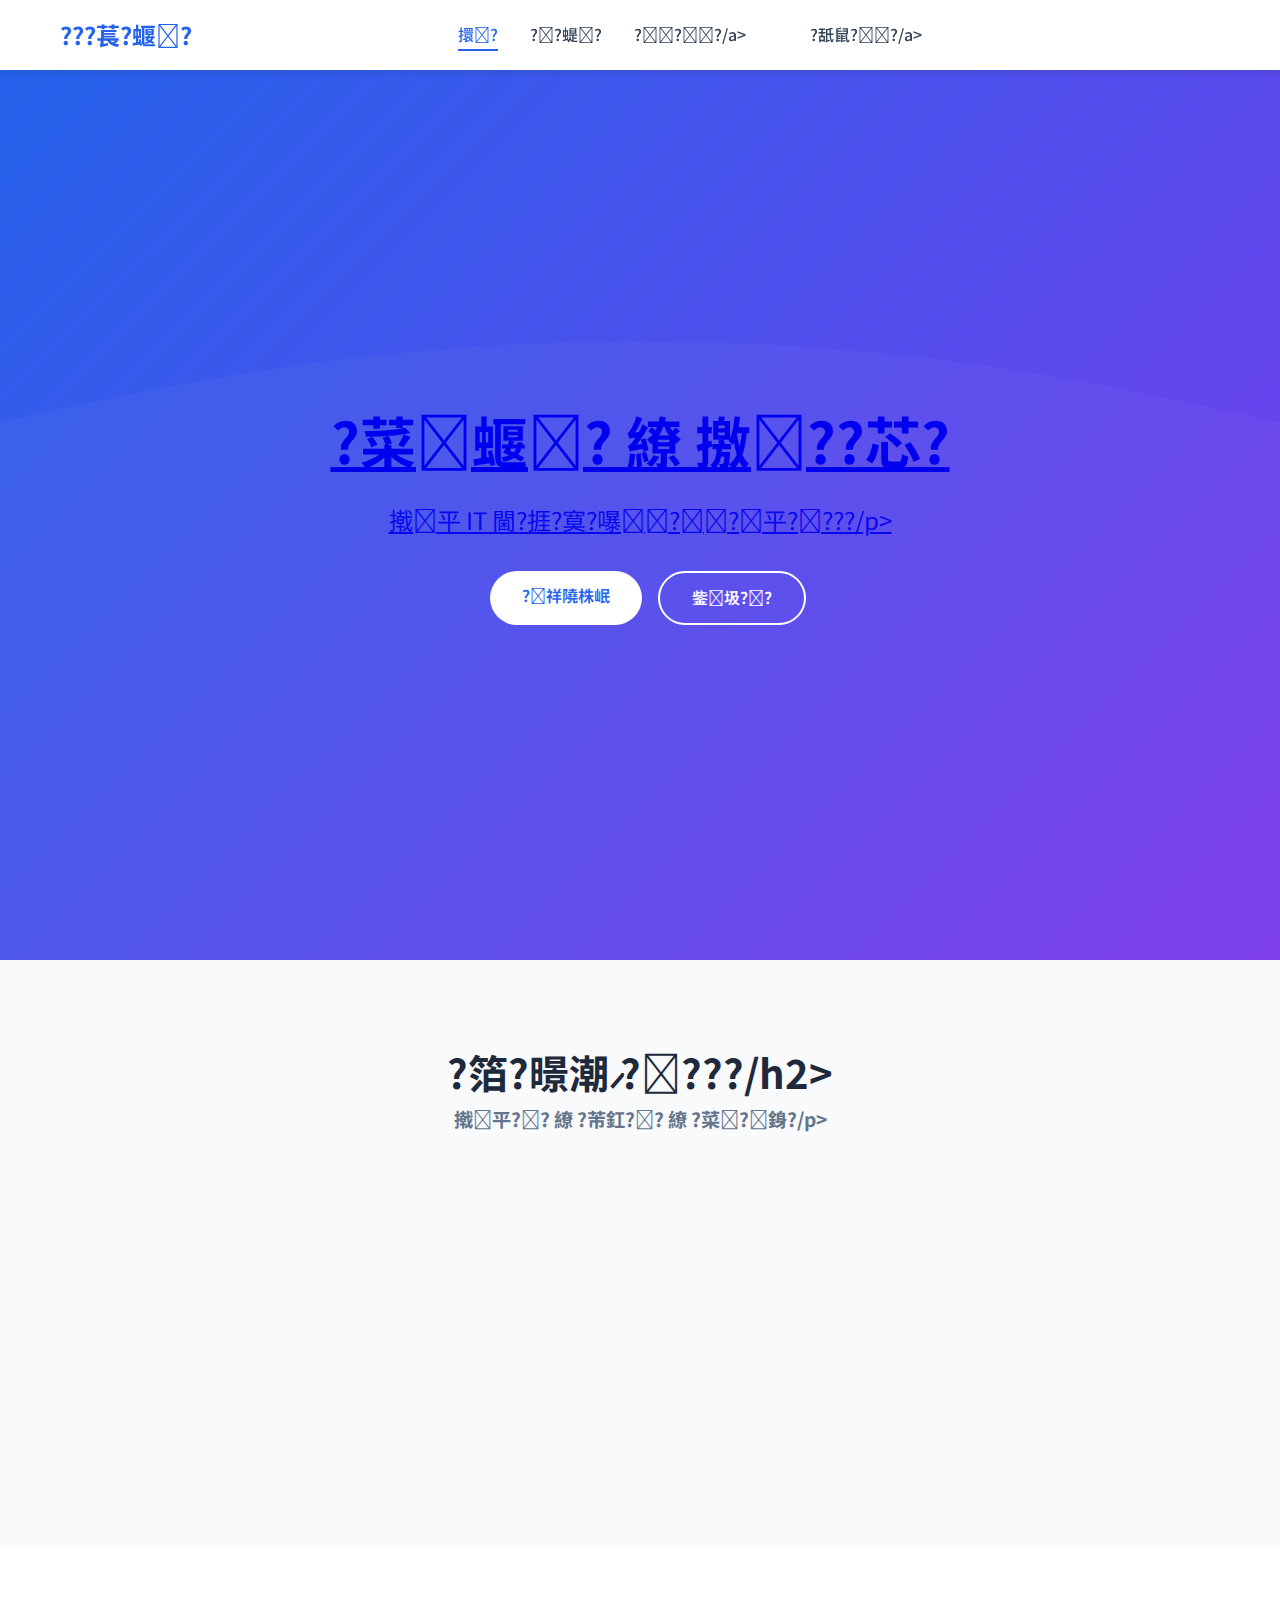
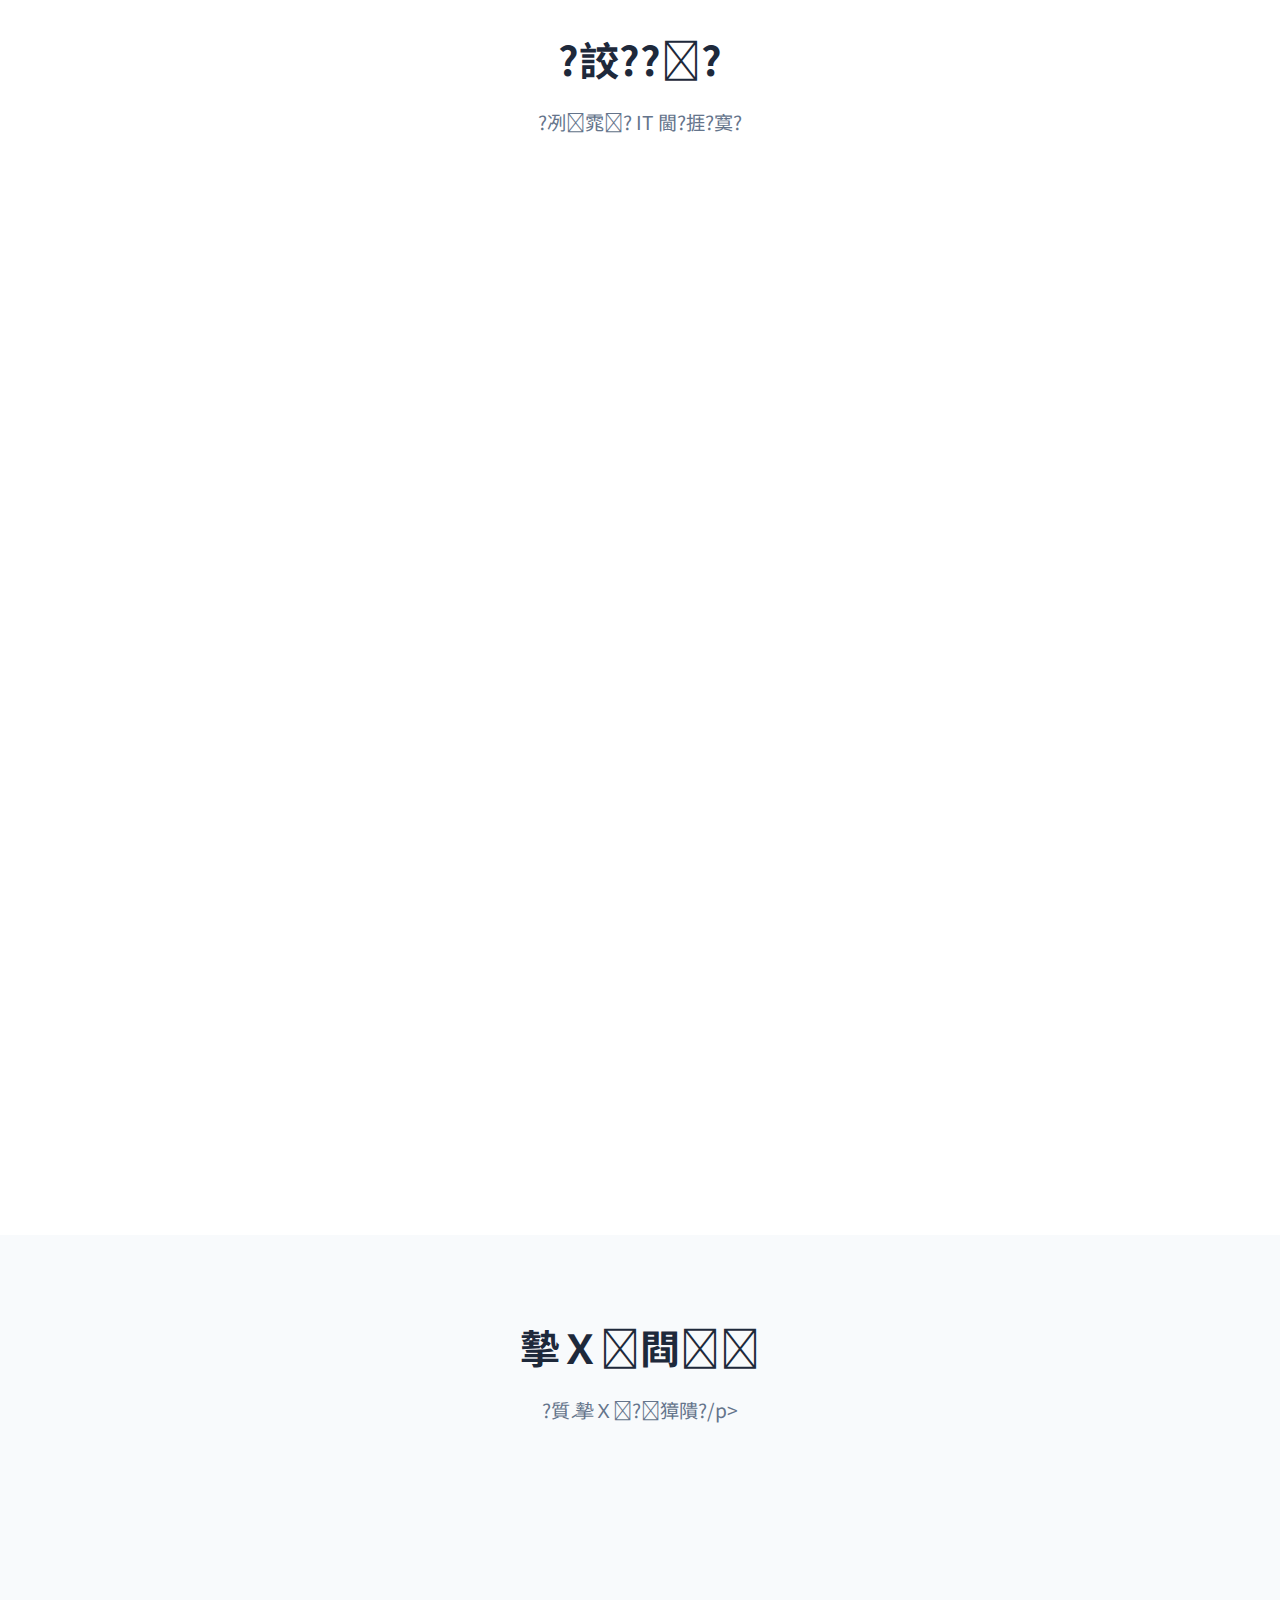
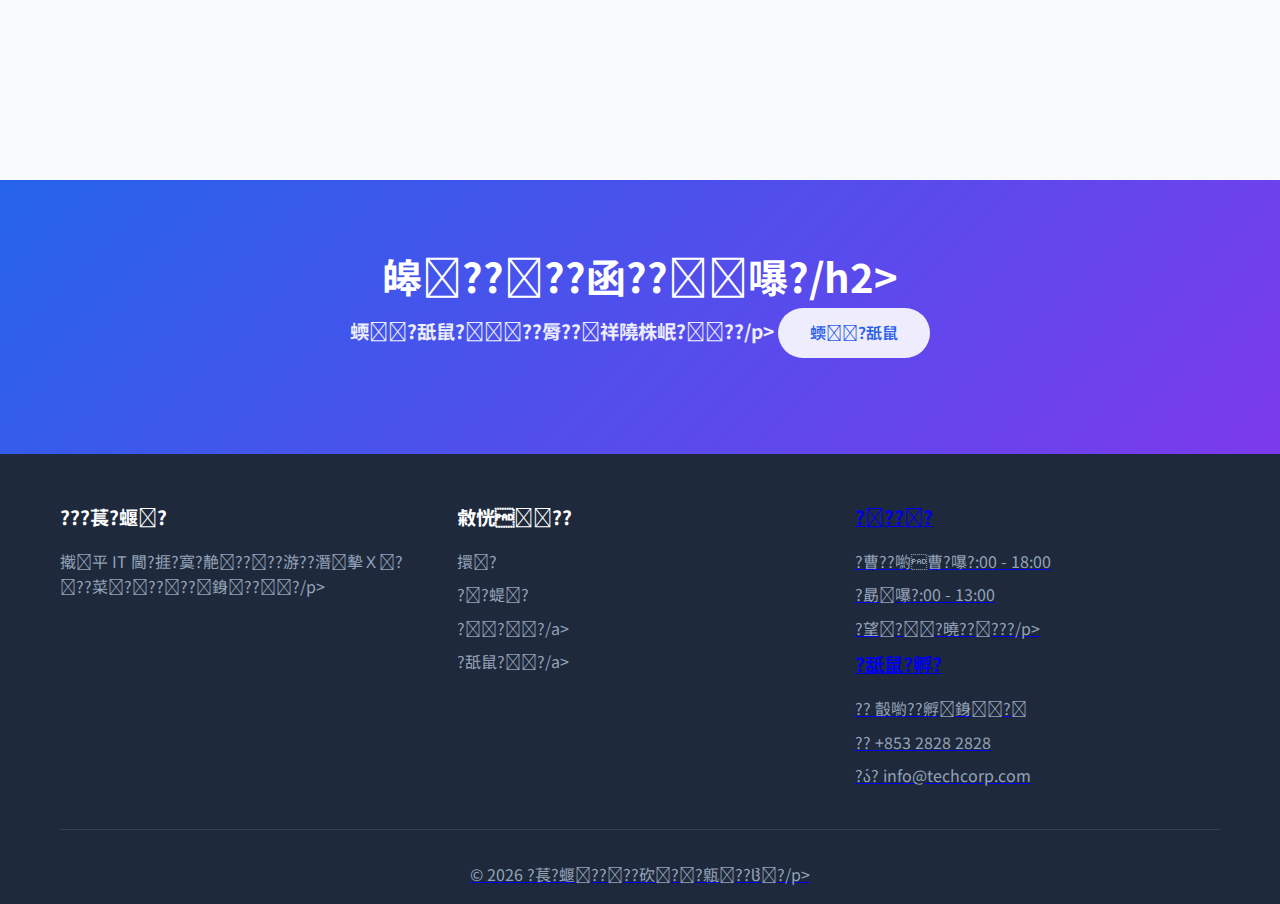
<file: index-fixed2.html>
﻿<!DOCTYPE html>
<html lang="zh-HK">
<head>
    <meta charset="UTF-8">
    <meta name="viewport" content="width=device-width, initial-scale=1.0">
    <meta name="description" content="撠平 IT 閫?捱?寞?靘???- 蝬脩????璈?App?頂蝯梢???銵垣閰?>
    <meta name="keywords" content="IT ?砍嚗雯蝡??潘?App ?嚗頂蝯梢???瞉喲? IT">
    <title>?萇?蝘? | 撠平 IT 閫?捱?寞?</title>
    <link rel="stylesheet" href="styles.css">
    <link rel="preconnect" href="https://fonts.googleapis.com">
    <link rel="preconnect" href="https://fonts.gstatic.com" crossorigin>
    <link href="https://fonts.googleapis.com/css2?family=Noto+Sans+TC:wght@300;400;500;700&display=swap" rel="stylesheet">
</head>
<body>
    <!-- 撠甈?-->
    <nav class="navbar">
        <div class="container">
            <div class="nav-wrapper">
                <div class="logo">
                    <h1>???萇?蝘?</h1>
                </div>
                <ul class="nav-menu" id="navMenu">
                    <li><a href="index.html" class="active">擐?</a></li>
                    <li><a href="services.html">??蝭?</a></li>
                    <li><a href="about.html">???/a></li>
                    <li><a href="contact.html">?舐鼠??/a></li>
                </ul>
                <div class="hamburger" id="hamburger">
                    <span></span>
                    <span></span>
                    <span></span>
                </div>
            </div>
        </div>
    </nav>

    <!-- 銝餉?閬箏???-->
    <header class="hero">
        <div class="hero-overlay"></div>
        <div class="container hero-content">
            <h2 class="hero-title">?菜蝘? 繚 撽??芯?</h2>
            <p class="hero-subtitle">撠平 IT 閫?捱?寞?嚗??平????/p>
            <div class="hero-buttons">
                <a href="contact.html" class="btn btn-primary">?祥隢株岷</a>
                <a href="services.html" class="btn btn-secondary">鈭圾??</a>
            </div>
        </div>
    </header>

    <!-- ??鈭桅? -->
    <section class="features">
        <div class="container">
            <div class="section-header">
                <h2 class="section-title">?箔?暻潮????/h2>
                <p class="section-subtitle">撠平?? 繚 ?芾釭?? 繚 ?菜?銵?/p>
            </div>
            <div class="features-grid">
                <div class="feature-card">
                    <div class="feature-icon">??</div>
                    <h3>敹恍漱隞?/h3>
                    <p>??瘚?嚗??漱隞?鞈芷??Ｗ?</p>
                </div>
                <div class="feature-card">
                    <div class="feature-icon">??</div>
                    <h3>?釭靽?</h3>
                    <p>?湔鞈芷??批嚗Ⅱ靽????桀?蝢漱隞?/p>
                </div>
                <div class="feature-card">
                    <div class="feature-icon">??</div>
                    <h3>鞎澆???</h3>
                    <p>?函?銝撠???嚗????瘙?/p>
                </div>
                <div class="feature-card">
                    <div class="feature-icon">?</div>
                    <h3>?菜?銵?/h3>
                    <p>???唳?銵?????瑞奎?剖??圾瘙箸獢?/p>
                </div>
            </div>
        </div>
    </section>

    <!-- ?詨??? -->
    <section class="services">
        <div class="container">
            <div class="section-header">
                <h2 class="section-title">?詨???</h2>
                <p class="section-subtitle">?冽雿? IT 閫?捱?寞?</p>
            </div>
            <div class="services-grid">
                <div class="service-card">
                    <div class="service-icon">??</div>
                    <h3>蝬脩??</h3>
                    <p>隡平摰雯??像?啜??蝬脩?閮剛?</p>
                    <ul class="service-list">
                        <li>??隡平敶Ｚ情蝬脩?</li>
                        <li>???餃???撟喳</li>
                        <li>???踵?撘身閮?/li>
                        <li>??SEO ?芸?</li>
                    </ul>
                </div>
                <div class="service-card">
                    <div class="service-icon">?</div>
                    <h3>?? App ?</h3>
                    <p>iOS?ndroid?楊撟喳??</p>
                    <ul class="service-list">
                        <li>??iOS ??</li>
                        <li>??Android ??</li>
                        <li>??React Native / Flutter</li>
                        <li>??UI/UX 閮剛?</li>
                    </ul>
                </div>
                <div class="service-card">
                    <div class="service-icon">??</div>
                    <h3>蝟餌絞??</h3>
                    <p>隡平蝟餌絞?游??PI 撠?????/p>
                    <ul class="service-list">
                        <li>??ERP 蝟餌絞??</li>
                        <li>??CRM 蝟餌絞撠</li>
                        <li>??API ????/li>
                        <li>???豢?摨怨身閮?/li>
                    </ul>
                </div>
                <div class="service-card">
                    <div class="service-icon">?</div>
                    <h3>?銵垣閰?/h3>
                    <p>IT ?啁閬???銵“?頂蝯勗??/p>
                    <ul class="service-list">
                        <li>??IT ?啁閬?</li>
                        <li>???銵瑽“??/li>
                        <li>??蝟餌絞?扯?芸?</li>
                        <li>??摰閰摯</li>
                    </ul>
                </div>
            </div>
        </div>
    </section>

    <!-- 摰Ｘ閰 -->
    <section class="testimonials">
        <div class="container">
            <div class="section-header">
                <h2 class="section-title">摰Ｘ閰</h2>
                <p class="section-subtitle">?質摰Ｘ?獐隤?/p>
            </div>
            <div class="testimonials-grid">
                <div class="testimonial-card">
                    <div class="testimonial-content">
                        <p>"?萇?蝘???璆剖??鼠?拇??????游摮?頧?嚗頂蝯梢?銵帘摰???鞎澆?嚗?</p>
                    </div>
                    <div class="testimonial-author">
                        <div class="author-info">
                            <h4>?喳???/h4>
                            <p>ABC 蝘????砍 CEO</p>
                        </div>
                    </div>
                </div>
                <div class="testimonial-card">
                    <div class="testimonial-content">
                        <p>"蝬脩?閮剛?蝎曄?嚗??賢撥憭改?摰Ｘ擃?憭批????撥??佗?"</p>
                    </div>
                    <div class="testimonial-author">
                        <div class="author-info">
                            <h4>??憪?/h4>
                            <p>XYZ 鞎踵??砍 撣蝮賜</p>
                        </div>
                    </div>
                </div>
                <div class="testimonial-card">
                    <div class="testimonial-content">
                        <p>"App ????嚗???璆剖漲擃???鈭支?嚗??粹???"</p>
                    </div>
                    <div class="testimonial-author">
                        <div class="author-info">
                            <h4>暺???/h4>
                            <p>123 擗ㄡ?? ??蝮賜</p>
                        </div>
                    </div>
                </div>
            </div>
        </div>
    </section>

    <!-- 銵??潛捲 -->
    <section class="cta">
        <div class="container">
            <h2>皞????函??嚗?/h2>
            <p>蝡?舐鼠???脣??祥隢株岷???/p>
            <a href="contact.html" class="btn btn-light">蝡?舐鼠</a>
        </div>
    </section>

    <!-- ? -->
    <footer class="footer">
        <div class="container">
            <div class="footer-grid">
                <div class="footer-section">
                    <h3>???萇?蝘?</h3>
                    <p>撠平 IT 閫?捱?寞?靘????游??潛摰Ｘ???菜?????銵???/p>
                </div>
                <div class="footer-section">
                    <h3>敹恍??</h3>
                    <ul>
                        <li><a href="index.html">擐?</a></li>
                        <li><a href="services.html">??蝭?</a></li>
                        <li><a href="about.html">???/a></li>
                        <li><a href="contact.html">?舐鼠??/a></li>
                    </ul>
                </div>
                <div class="footer-section">
                    <h3>????</h3>
                    <p>?曹??喲曹?嚗?:00 - 18:00</p>
                    <p>?勗嚗?:00 - 13:00</p>
                    <p>?望??曉?????/p>
                </div>
                <div class="footer-section">
                    <h3>?舐鼠?孵?</h3>
                    <p>?? 瞉喲??孵銵?</p>
                    <p>?? +853 2828 2828</p>
                    <p>?? info@techcorp.com</p>
                </div>
            </div>
            <div class="footer-bottom">
                <p>&copy; 2026 ?萇?蝘????砍??甈???/p>
            </div>
        </div>
    </footer>

    <script src="script.js"></script>
</body>
</html>
</file>
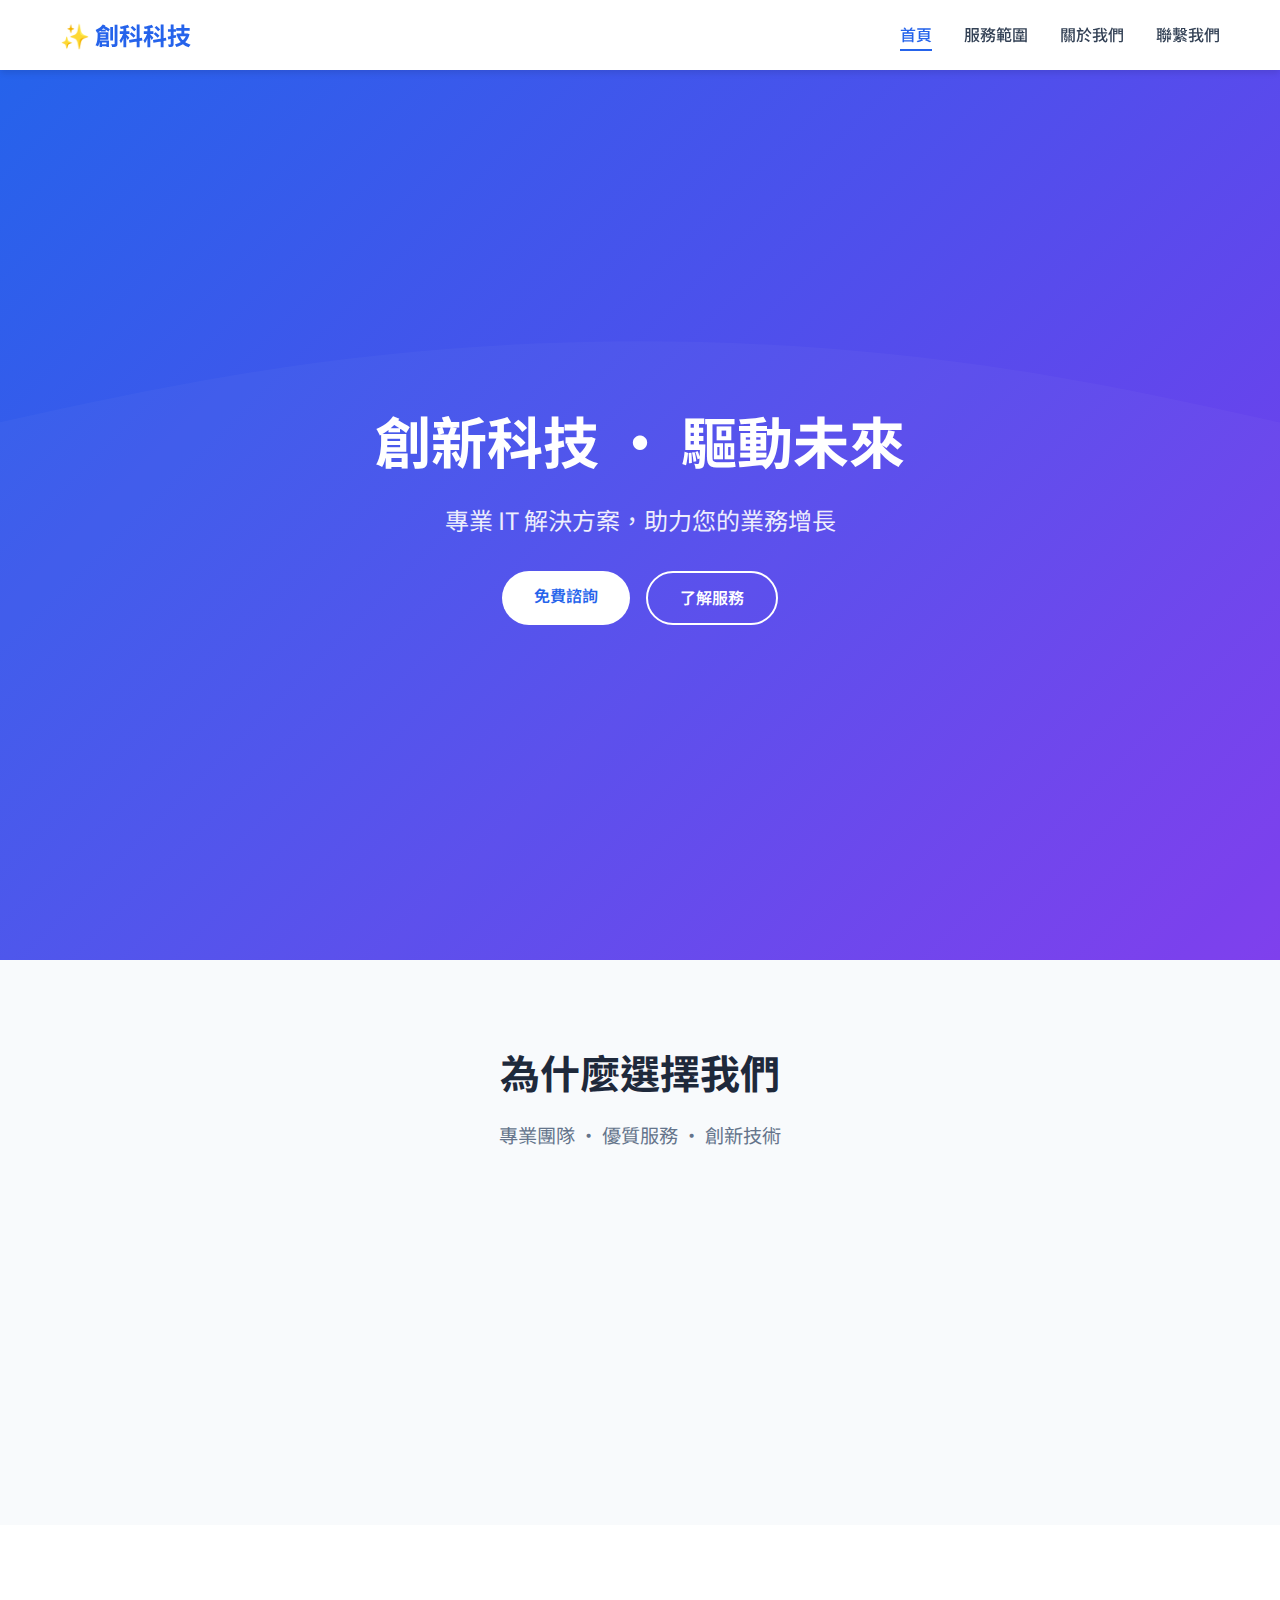
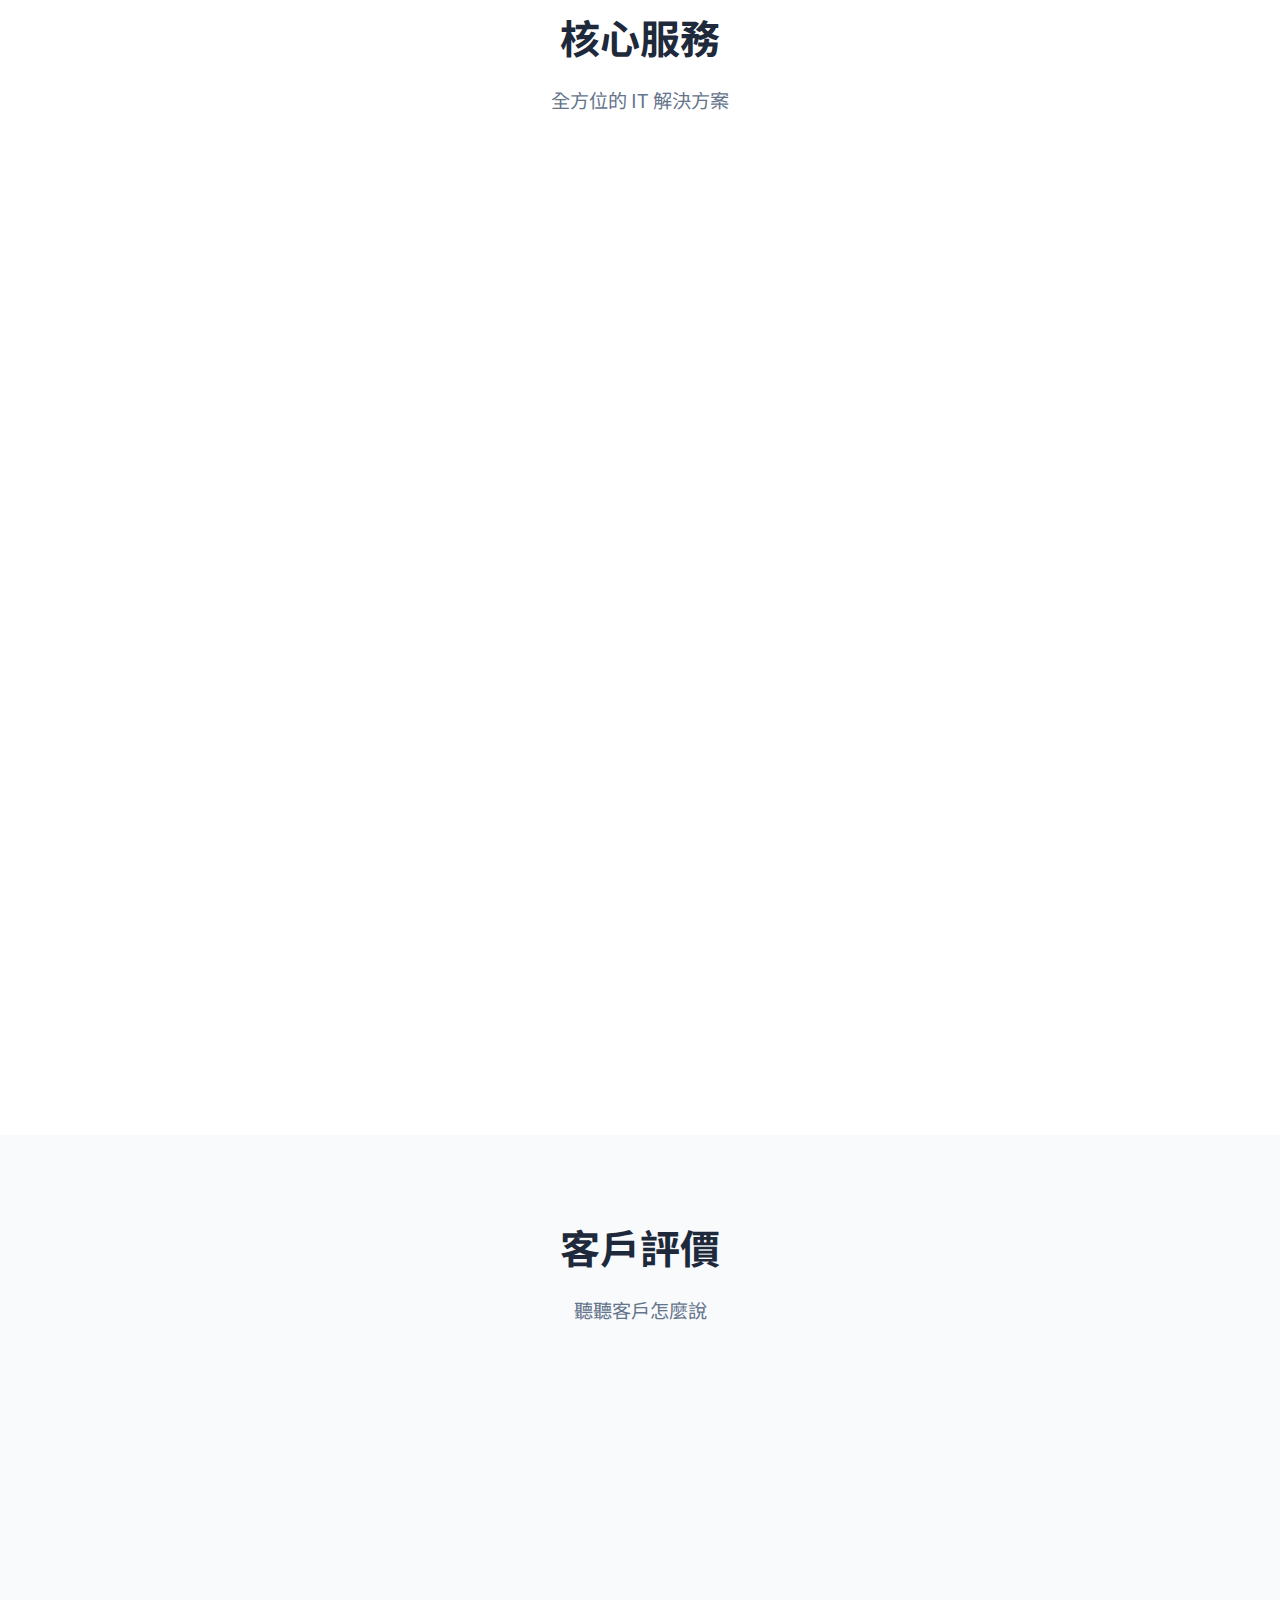
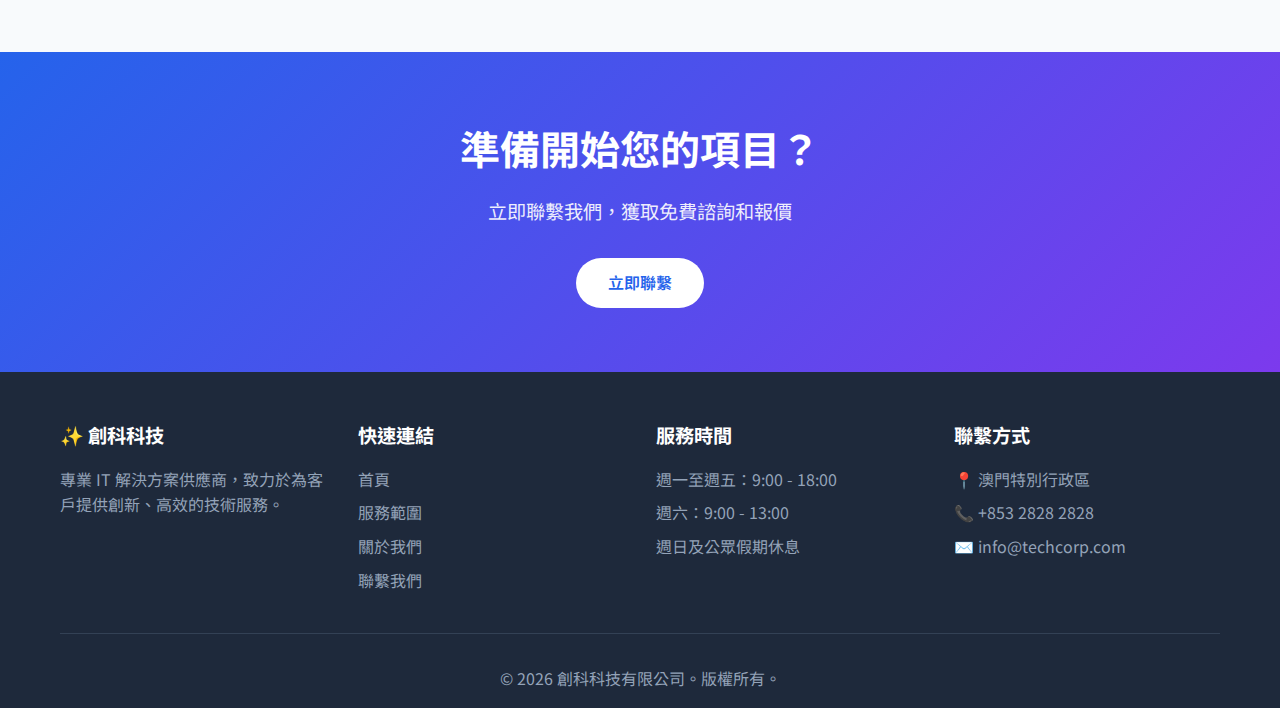
<file: index-fixed3.html>
<!DOCTYPE html>
<html lang="zh-HK">
<head>
    <meta charset="UTF-8">
    <meta name="viewport" content="width=device-width, initial-scale=1.0">
    <meta name="description" content="專業 IT 解決方案供應商 - 網站開發、手機 App、系統集成、技術諮詢">
    <meta name="keywords" content="IT 公司，網站開發，App 開發，系統集成，澳門 IT">
    <title>創科科技 | 專業 IT 解決方案</title>
    <link rel="stylesheet" href="styles.css">
    <link rel="preconnect" href="https://fonts.googleapis.com">
    <link rel="preconnect" href="https://fonts.gstatic.com" crossorigin>
    <link href="https://fonts.googleapis.com/css2?family=Noto+Sans+TC:wght@300;400;500;700&display=swap" rel="stylesheet">
</head>
<body>
    <!-- 導航欄 -->
    <nav class="navbar">
        <div class="container">
            <div class="nav-wrapper">
                <div class="logo">
                    <h1>✨ 創科科技</h1>
                </div>
                <ul class="nav-menu" id="navMenu">
                    <li><a href="index.html" class="active">首頁</a></li>
                    <li><a href="services.html">服務範圍</a></li>
                    <li><a href="about.html">關於我們</a></li>
                    <li><a href="contact.html">聯繫我們</a></li>
                </ul>
                <div class="hamburger" id="hamburger">
                    <span></span>
                    <span></span>
                    <span></span>
                </div>
            </div>
        </div>
    </nav>

    <!-- 主視覺區域 -->
    <header class="hero">
        <div class="hero-overlay"></div>
        <div class="container hero-content">
            <h2 class="hero-title">創新科技 · 驅動未來</h2>
            <p class="hero-subtitle">專業 IT 解決方案，助力您的業務增長</p>
            <div class="hero-buttons">
                <a href="contact.html" class="btn btn-primary">免費諮詢</a>
                <a href="services.html" class="btn btn-secondary">了解服務</a>
            </div>
        </div>
    </header>

    <!-- 服務亮點 -->
    <section class="features">
        <div class="container">
            <div class="section-header">
                <h2 class="section-title">為什麼選擇我們</h2>
                <p class="section-subtitle">專業團隊 · 優質服務 · 創新技術</p>
            </div>
            <div class="features-grid">
                <div class="feature-card">
                    <div class="feature-icon">🚀</div>
                    <h3>快速交付</h3>
                    <p>敏捷開發流程，按時交付高質量產品</p>
                </div>
                <div class="feature-card">
                    <div class="feature-icon">💎</div>
                    <h3>品質保證</h3>
                    <p>嚴格質量控制，確保每個項目完美交付</p>
                </div>
                <div class="feature-card">
                    <div class="feature-icon">🤝</div>
                    <h3>貼心服務</h3>
                    <p>全程一對一服務，隨時響應您的需求</p>
                </div>
                <div class="feature-card">
                    <div class="feature-icon">💡</div>
                    <h3>創新技術</h3>
                    <p>運用最新技術，提供最具競爭力的解決方案</p>
                </div>
            </div>
        </div>
    </section>

    <!-- 核心服務 -->
    <section class="services">
        <div class="container">
            <div class="section-header">
                <h2 class="section-title">核心服務</h2>
                <p class="section-subtitle">全方位的 IT 解決方案</p>
            </div>
            <div class="services-grid">
                <div class="service-card">
                    <div class="service-icon">🌐</div>
                    <h3>網站開發</h3>
                    <p>企業官網、電商平台、響應式網站設計</p>
                    <ul class="service-list">
                        <li>✓ 企業形象網站</li>
                        <li>✓ 電子商務平台</li>
                        <li>✓ 響應式設計</li>
                        <li>✓ SEO 優化</li>
                    </ul>
                </div>
                <div class="service-card">
                    <div class="service-icon">📱</div>
                    <h3>手機 App 開發</h3>
                    <p>iOS、Android、跨平台應用開發</p>
                    <ul class="service-list">
                        <li>✓ iOS 應用開發</li>
                        <li>✓ Android 應用開發</li>
                        <li>✓ React Native / Flutter</li>
                        <li>✓ UI/UX 設計</li>
                    </ul>
                </div>
                <div class="service-card">
                    <div class="service-icon">⚙️</div>
                    <h3>系統集成</h3>
                    <p>企業系統整合、API 對接、數據互通</p>
                    <ul class="service-list">
                        <li>✓ ERP 系統集成</li>
                        <li>✓ CRM 系統對接</li>
                        <li>✓ API 開發與整合</li>
                        <li>✓ 數據庫設計</li>
                    </ul>
                </div>
                <div class="service-card">
                    <div class="service-icon">💼</div>
                    <h3>技術諮詢</h3>
                    <p>IT 戰略規劃、技術顧問、系統優化</p>
                    <ul class="service-list">
                        <li>✓ IT 戰略規劃</li>
                        <li>✓ 技術架構顧問</li>
                        <li>✓ 系統性能優化</li>
                        <li>✓ 安全評估</li>
                    </ul>
                </div>
            </div>
        </div>
    </section>

    <!-- 客戶評價 -->
    <section class="testimonials">
        <div class="container">
            <div class="section-header">
                <h2 class="section-title">客戶評價</h2>
                <p class="section-subtitle">聽聽客戶怎麼說</p>
            </div>
            <div class="testimonials-grid">
                <div class="testimonial-card">
                    <div class="testimonial-content">
                        <p>"創科科技的專業團隊幫助我們完成了整個數字化轉型，系統運行穩定，服務貼心！"</p>
                    </div>
                    <div class="testimonial-author">
                        <div class="author-info">
                            <h4>陳先生</h4>
                            <p>ABC 科技有限公司 CEO</p>
                        </div>
                    </div>
                </div>
                <div class="testimonial-card">
                    <div class="testimonial-content">
                        <p>"網站設計精美，功能強大，客戶體驗大幅提升。強烈推薦！"</p>
                    </div>
                    <div class="testimonial-author">
                        <div class="author-info">
                            <h4>李小姐</h4>
                            <p>XYZ 貿易公司 市場總監</p>
                        </div>
                    </div>
                </div>
                <div class="testimonial-card">
                    <div class="testimonial-content">
                        <p>"App 開發過程順利，團隊專業度高，按時交付，超出預期！"</p>
                    </div>
                    <div class="testimonial-author">
                        <div class="author-info">
                            <h4>黃經理</h4>
                            <p>123 餐飲集團 營運總監</p>
                        </div>
                    </div>
                </div>
            </div>
        </div>
    </section>

    <!-- 行動呼籲 -->
    <section class="cta">
        <div class="container">
            <h2>準備開始您的項目？</h2>
            <p>立即聯繫我們，獲取免費諮詢和報價</p>
            <a href="contact.html" class="btn btn-light">立即聯繫</a>
        </div>
    </section>

    <!-- 頁腳 -->
    <footer class="footer">
        <div class="container">
            <div class="footer-grid">
                <div class="footer-section">
                    <h3>✨ 創科科技</h3>
                    <p>專業 IT 解決方案供應商，致力於為客戶提供創新、高效的技術服務。</p>
                </div>
                <div class="footer-section">
                    <h3>快速連結</h3>
                    <ul>
                        <li><a href="index.html">首頁</a></li>
                        <li><a href="services.html">服務範圍</a></li>
                        <li><a href="about.html">關於我們</a></li>
                        <li><a href="contact.html">聯繫我們</a></li>
                    </ul>
                </div>
                <div class="footer-section">
                    <h3>服務時間</h3>
                    <p>週一至週五：9:00 - 18:00</p>
                    <p>週六：9:00 - 13:00</p>
                    <p>週日及公眾假期休息</p>
                </div>
                <div class="footer-section">
                    <h3>聯繫方式</h3>
                    <p>📍 澳門特別行政區</p>
                    <p>📞 +853 2828 2828</p>
                    <p>✉️ info@techcorp.com</p>
                </div>
            </div>
            <div class="footer-bottom">
                <p>&copy; 2026 創科科技有限公司。版權所有。</p>
            </div>
        </div>
    </footer>

    <script src="script.js"></script>
</body>
</html>
</file>
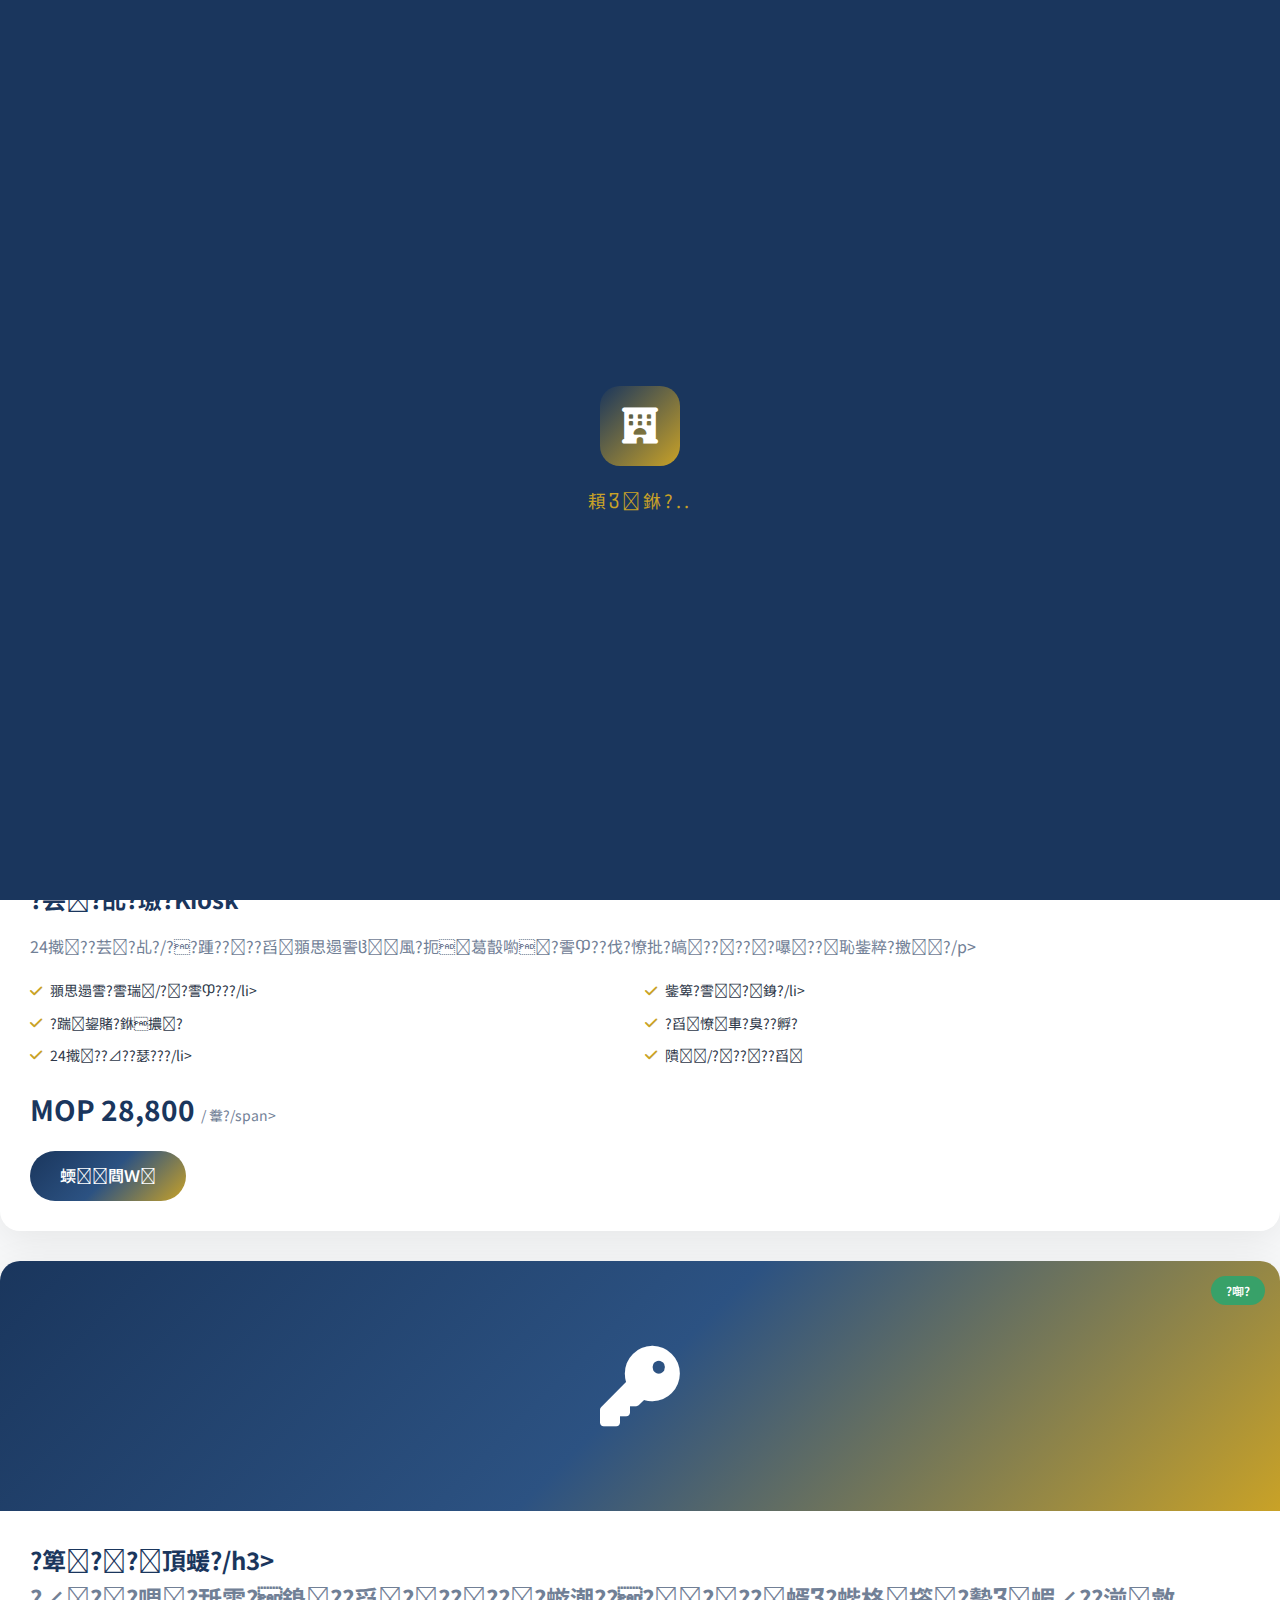
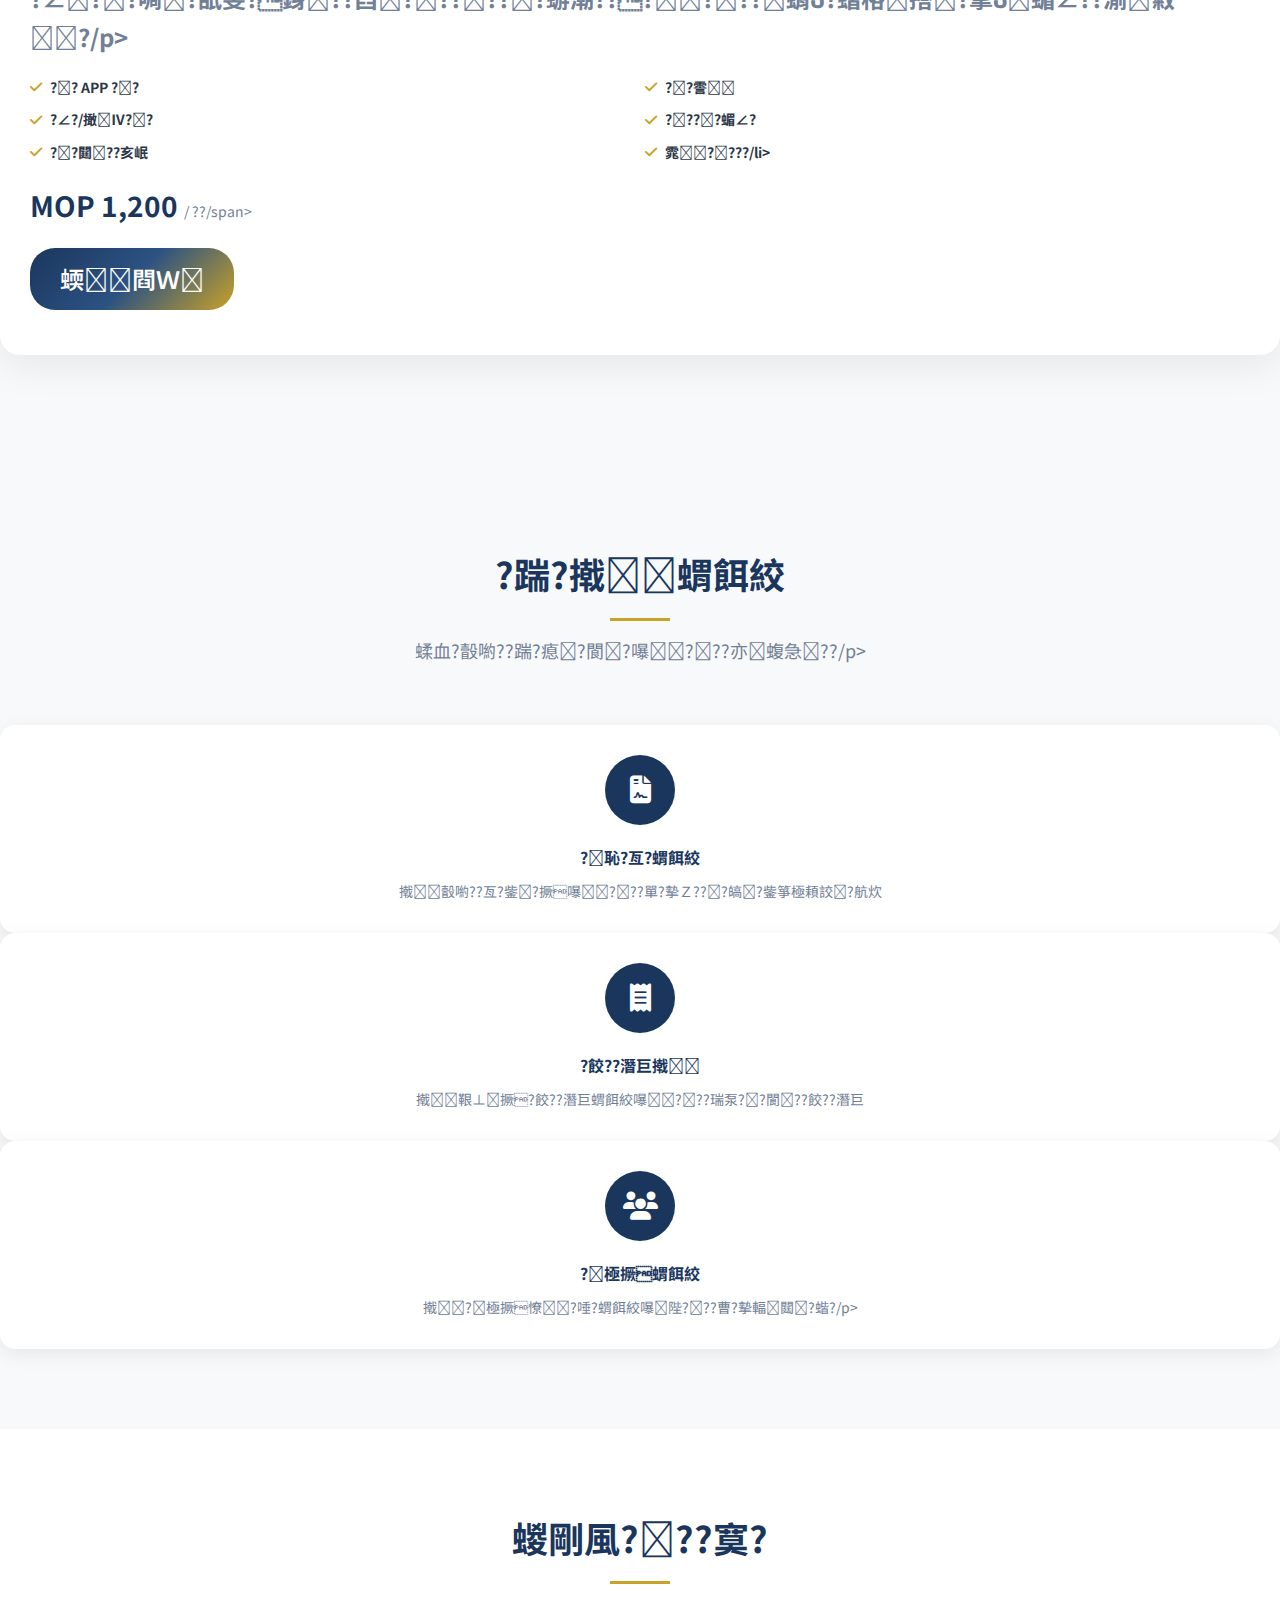
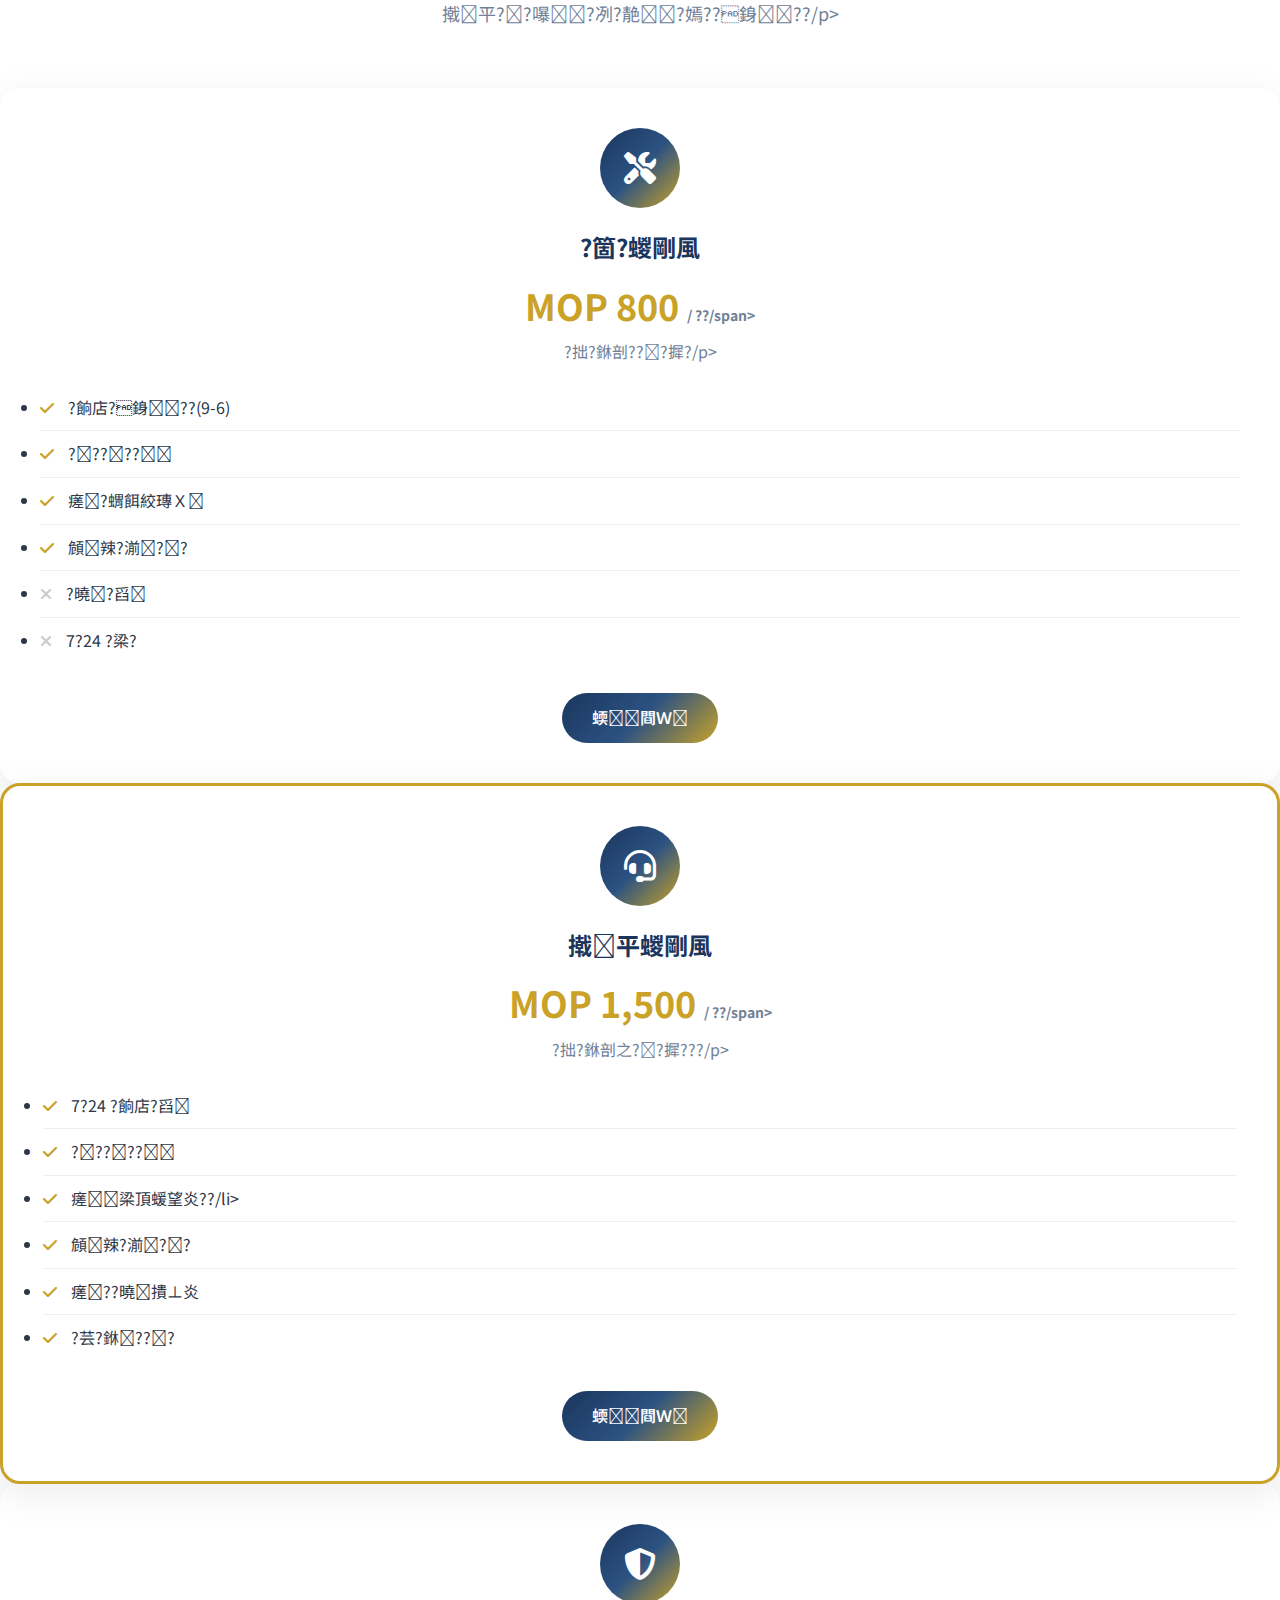
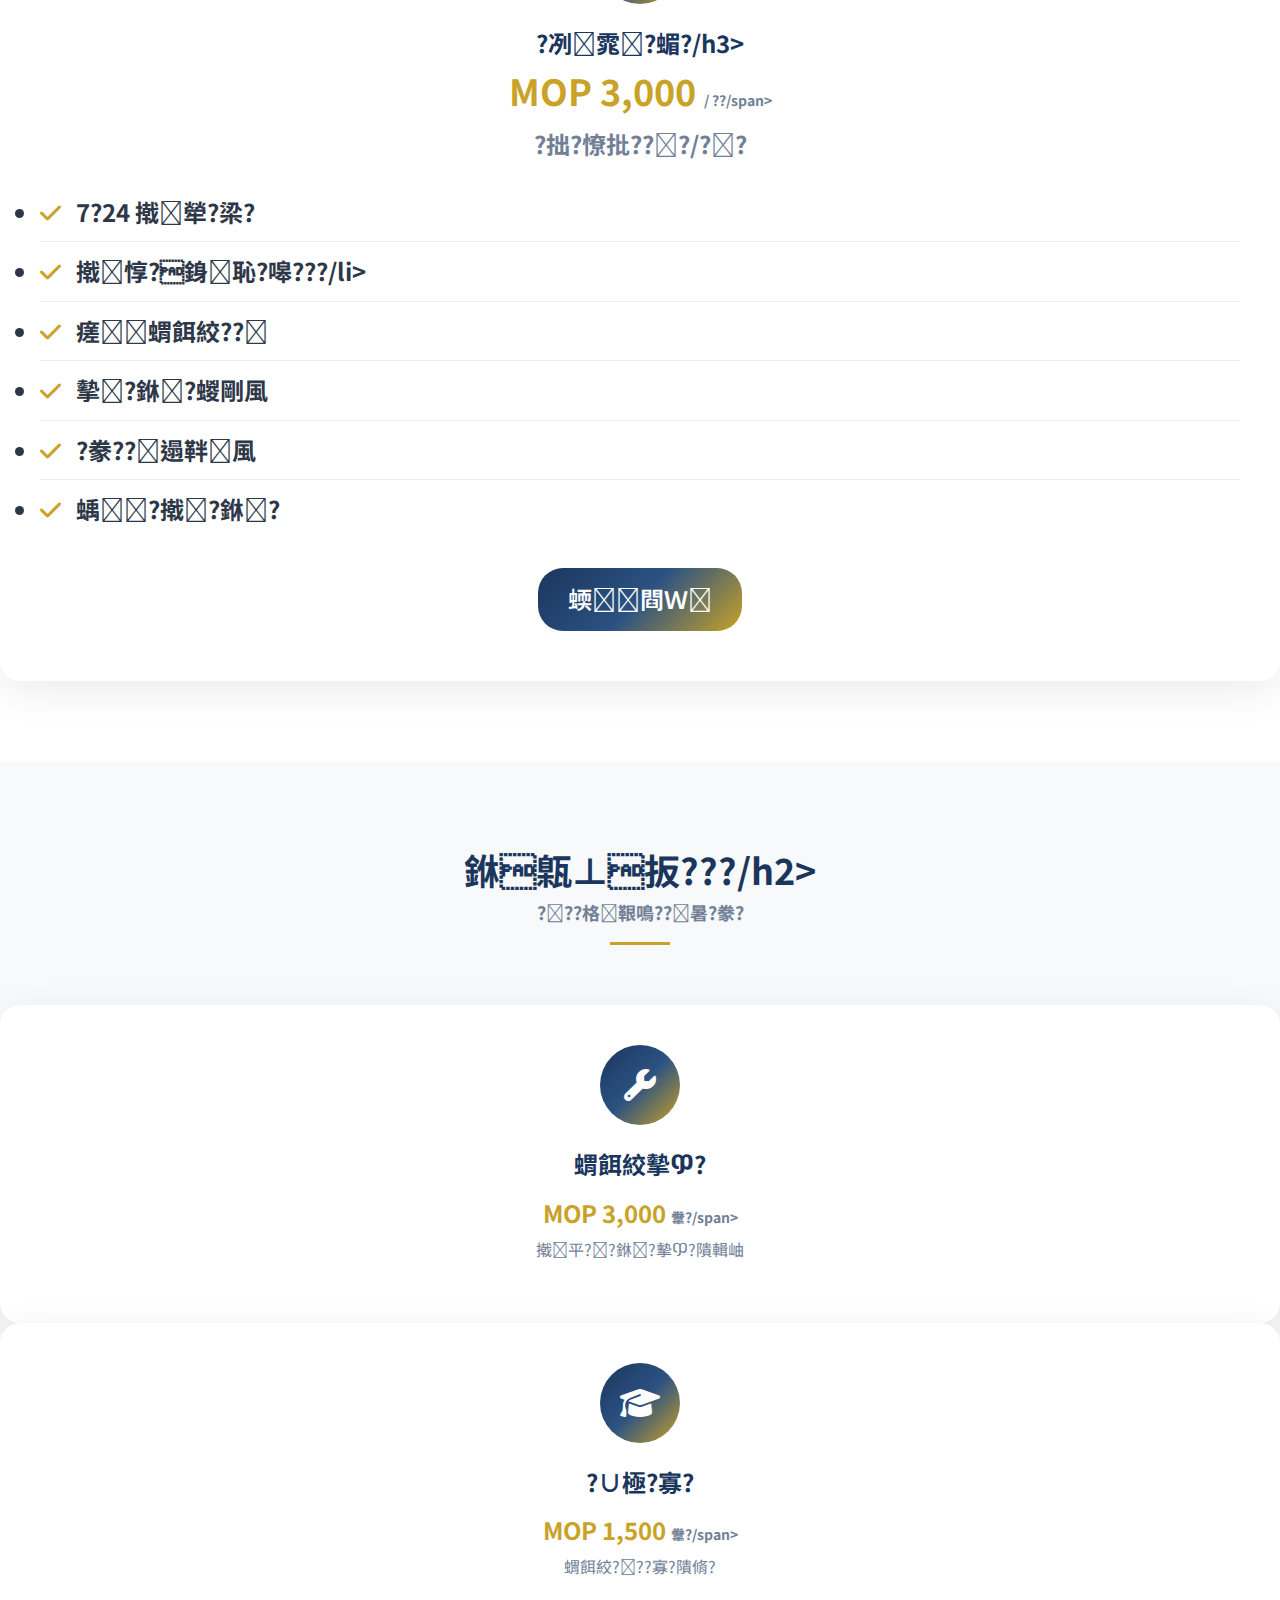
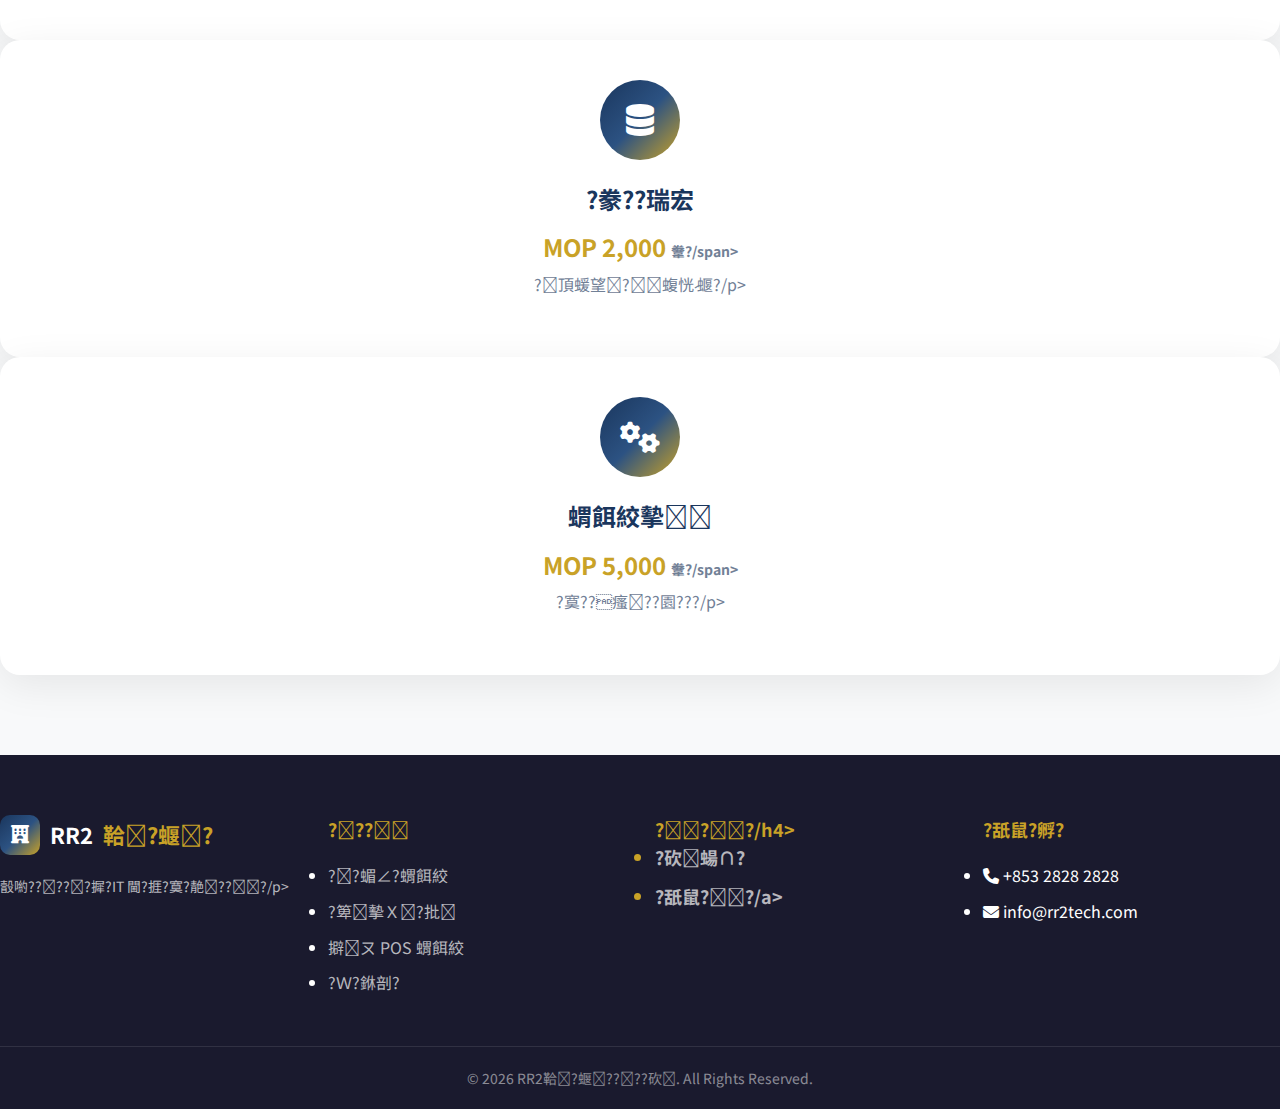
<file: products-fixed.html>
<!DOCTYPE html>
<html lang="zh-HK">
<head>
    <meta charset="UTF-8">
    <meta name="viewport" content="width=device-width, initial-scale=1.0">
    <title>?Ｗ?銝剖? | RR2鞈?蝘????砍</title>
    <meta name="description" content="RR2鞈?蝘??Ｗ?銝剖? - ?芸?乩?璈摨??亦頂蝯晞雁霅瑟??獢?>
    <link rel="stylesheet" href="https://cdn.jsdelivr.net/npm/bootstrap@5.3.0/dist/css/bootstrap.min.css">
    <link rel="stylesheet" href="https://cdnjs.cloudflare.com/ajax/libs/font-awesome/6.4.0/css/all.min.css">
    <link href="https://fonts.googleapis.com/css2?family=Noto+Sans+TC:wght@300;400;500;600;700&display=swap" rel="stylesheet">
    <link rel="stylesheet" href="animations.css">
    <link rel="stylesheet" href="animations-advanced.css">
    <style>
        :root { 
            --primary: #1a365d; 
            --secondary: #c9a227; 
            --accent: #2c5282; 
            --dark: #1a1a2e; 
            --light: #f8f9fa;
            --text: #2d3748;
            --text-light: #718096;
            --gradient: linear-gradient(135deg, #1a365d 0%, #2c5282 50%, #c9a227 100%);
        }
        * { margin: 0; padding: 0; box-sizing: border-box; }
        body { font-family: 'Noto Sans TC', sans-serif; color: var(--text); line-height: 1.6; }
        a { text-decoration: none; color: inherit; }
        
        .navbar { 
            background: rgba(255,255,255,0.98); 
            box-shadow: 0 2px 20px rgba(0,0,0,0.08); 
            padding: 12px 0; 
            position: fixed; 
            width: 100%; 
            top: 0; 
            z-index: 1000;
        }
        .navbar .container { display: flex; justify-content: space-between; align-items: center; }
        .logo { display: flex; align-items: center; gap: 10px; font-size: 24px; font-weight: 700; color: var(--primary); }
        .logo-icon { width: 45px; height: 45px; background: var(--gradient); border-radius: 10px; display: flex; align-items: center; justify-content: center; color: #fff; font-size: 20px; }
        .logo span { color: var(--secondary); }
        .nav-menu { display: flex; gap: 30px; align-items: center; }
        .nav-menu a { font-weight: 500; color: var(--text); transition: color 0.3s; position: relative; }
        .nav-menu a::after { content: ''; position: absolute; bottom: -5px; left: 0; width: 0; height: 2px; background: var(--secondary); transition: width 0.3s; }
        .nav-menu a:hover, .nav-menu a.active { color: var(--primary); }
        .nav-menu a:hover::after, .nav-menu a.active::after { width: 100%; }
        .btn-contact { background: var(--gradient); color: #fff !important; padding: 10px 25px; border-radius: 25px; font-weight: 600; }
        
        .page-header { 
            background: linear-gradient(135deg, rgba(26,54,93,0.95) 0%, rgba(44,82,130,0.9) 100%), 
                        url('https://images.unsplash.com/photo-1557821552-17105176677c?w=1920') center/cover; 
            color: #fff; 
            padding: 150px 0 80px; 
            text-align: center;
        }
        .page-header h1 { font-size: 42px; font-weight: 700; margin-bottom: 15px; }
        .page-header p { font-size: 18px; opacity: 0.9; }
        
        .section { padding: 80px 0; }
        .section-header { text-align: center; margin-bottom: 60px; }
        .section-header h2 { font-size: 36px; font-weight: 700; margin-bottom: 15px; color: var(--primary); }
        .section-header h2::after { content: ''; display: block; width: 60px; height: 3px; background: var(--secondary); margin: 15px auto 0; }
        .section-header p { color: var(--text-light); font-size: 18px; }
        
        .products { background: var(--light); }
        .product-card { 
            background: #fff; 
            border-radius: 20px; 
            overflow: hidden; 
            box-shadow: 0 10px 40px rgba(0,0,0,0.08); 
            margin-bottom: 30px;
            transition: all 0.3s;
        }
        .product-card:hover { transform: translateY(-10px); box-shadow: 0 20px 60px rgba(0,0,0,0.15); }
        .product-image { 
            height: 250px; 
            background: var(--gradient); 
            display: flex; 
            align-items: center; 
            justify-content: center;
            position: relative;
            overflow: hidden;
        }
        .product-image img { width: 100%; height: 100%; object-fit: cover; }
        .product-image .icon {
            font-size: 80px;
            color: #fff;
            z-index: 1;
        }
        .product-badge {
            position: absolute;
            top: 15px;
            right: 15px;
            background: var(--secondary);
            color: #fff;
            padding: 5px 15px;
            border-radius: 20px;
            font-size: 12px;
            font-weight: 600;
        }
        .product-badge.hot { background: #e53e3e; }
        .product-badge.new { background: #38a169; }
        .product-badge.gov { background: #1a365d; }
        .product-content { padding: 30px; }
        .product-content h3 { color: var(--primary); margin-bottom: 15px; font-size: 24px; }
        .product-content p { color: var(--text-light); margin-bottom: 20px; }
        .product-features { 
            display: grid; 
            grid-template-columns: repeat(2, 1fr); 
            gap: 10px; 
            margin-bottom: 20px; 
        }
        .product-features li { 
            display: flex; 
            align-items: center; 
            gap: 8px; 
            color: var(--text);
            font-size: 14px;
        }
        .product-features li i { color: var(--secondary); }
        .product-price { 
            font-size: 28px; 
            color: var(--primary); 
            font-weight: 700; 
            margin-bottom: 20px; 
        }
        .product-price span { font-size: 14px; color: var(--text-light); font-weight: 400; }
        .btn-quote { 
            background: var(--gradient); 
            color: #fff; 
            border: none; 
            padding: 12px 30px; 
            border-radius: 25px; 
            font-weight: 600;
            cursor: pointer;
            transition: all 0.3s;
            display: inline-block;
        }
        .btn-quote:hover { transform: translateY(-2px); box-shadow: 0 10px 30px rgba(201,162,39,0.4); }
        
        .pricing { background: #fff; }
        .pricing-card { 
            background: #fff; 
            border-radius: 20px; 
            padding: 40px; 
            text-align: center;
            box-shadow: 0 10px 40px rgba(0,0,0,0.08);
            transition: all 0.3s;
            height: 100%;
        }
        .pricing-card:hover { transform: translateY(-10px); box-shadow: 0 20px 60px rgba(0,0,0,0.15); }
        .pricing-card.featured { 
            border: 3px solid var(--secondary); 
            position: relative;
        }
        .pricing-card.featured::before {
            content: '??迭餈?;
            position: absolute;
            top: -12px;
            left: 50%;
            transform: translateX(-50%);
            background: var(--secondary);
            color: #fff;
            padding: 5px 20px;
            border-radius: 20px;
            font-size: 12px;
            font-weight: 600;
        }
        .pricing-icon { 
            width: 80px; 
            height: 80px; 
            background: var(--gradient); 
            border-radius: 50%; 
            display: flex; 
            align-items: center; 
            justify-content: center; 
            margin: 0 auto 20px;
            font-size: 32px;
            color: #fff;
        }
        .pricing-card h3 { color: var(--primary); margin-bottom: 10px; font-size: 24px; }
        .pricing-price { 
            font-size: 36px; 
            color: var(--secondary); 
            font-weight: 700; 
            margin-bottom: 5px; 
        }
        .pricing-price span { font-size: 14px; color: var(--text-light); }
        .pricing-desc { color: var(--text-light); margin-bottom: 20px; }
        .pricing-features { text-align: left; margin-bottom: 30px; }
        .pricing-features li { 
            padding: 10px 0; 
            border-bottom: 1px solid #eee; 
            color: var(--text);
        }
        .pricing-features li:last-child { border-bottom: none; }
        .pricing-features li i { color: var(--secondary); margin-right: 10px; }
        
        .gov-section { background: var(--light); }
        .gov-card {
            background: #fff;
            border-radius: 15px;
            padding: 30px;
            text-align: center;
            box-shadow: 0 5px 20px rgba(0,0,0,0.08);
            transition: all 0.3s;
        }
        .gov-card:hover { transform: translateY(-5px); }
        .gov-icon {
            width: 70px;
            height: 70px;
            background: #1a365d;
            border-radius: 50%;
            display: flex;
            align-items: center;
            justify-content: center;
            margin: 0 auto 20px;
            font-size: 28px;
            color: #fff;
        }
        .gov-card h4 { color: var(--primary); margin-bottom: 10px; }
        .gov-card p { color: var(--text-light); font-size: 14px; }
        
        footer { background: var(--dark); color: #fff; padding: 60px 0 20px; }
        .footer-grid { display: grid; grid-template-columns: repeat(4, 1fr); gap: 30px; margin-bottom: 40px; }
        .footer-logo { display: flex; align-items: center; gap: 10px; font-size: 22px; font-weight: 700; color: #fff; margin-bottom: 20px; }
        .footer-logo .logo-icon { width: 40px; height: 40px; font-size: 18px; }
        .footer-logo span { color: var(--secondary); }
        .footer-about p { color: rgba(255,255,255,0.7); font-size: 14px; }
        .footer h4 { color: var(--secondary); margin-bottom: 20px; font-size: 18px; }
        .footer ul li { margin-bottom: 10px; }
        .footer ul li a { color: rgba(255,255,255,0.7); transition: color 0.3s; }
        .footer ul li a:hover { color: var(--secondary); }
        .footer-bottom { text-align: center; padding-top: 20px; border-top: 1px solid rgba(255,255,255,0.1); color: rgba(255,255,255,0.5); font-size: 14px; }
        
        @media (max-width: 768px) {
            .product-features { grid-template-columns: 1fr; }
            .footer-grid { grid-template-columns: 1fr 1fr; }
        }
    </style>
</head>
<body>
    <!-- Page Loader -->
    <div class="page-loader" id="pageLoader">
        <div class="loader-content">
            <div class="loader-logo">
                <i class="fas fa-hotel"></i>
            </div>
            <div class="loader-text">頛銝?..</div>
        </div>
    </div>

    <nav class="navbar">
        <div class="container">
            <a href="index.html" class="logo">
                <div class="logo-icon"><i class="fas fa-hotel"></i></div>
                RR2<span>鞈?蝘?</span>
            </a>
            <ul class="nav-menu">
                <li><a href="index.html">擐?</a></li>
                <li><a href="services.html">??</a></li>
                <li><a href="products.html" class="active">?Ｗ?</a></li>
                <li><a href="about.html">???/a></li>
                <li><a href="contact.html">?舐鼠??/a></li>
                <li><a href="contact.html" class="btn-contact">蝡?刻岷</a></li>
            </ul>
        </div>
    </nav>

    <section class="page-header">
        <div class="container">
            <h1>?Ｗ?銝剖?</h1>
            <p>?菜蝘? 繚 ???釭 繚 鞎澆???</p>
        </div>
    </section>

    <!-- Self-Check-in Kiosk -->
    <section class="section products">
        <div class="container">
            <div class="section-header">
                <h2>?箄蝖砌辣</h2>
                <p>?脰身????摰Ｘ擃?</p>
            </div>
            
            <div class="row g-4">
                <!-- ?芸?乩?璈?-->
                <div class="col-lg-6">
                    <div class="product-card">
                        <div class="product-image">
                            <span class="product-badge hot">?梯都</span>
                            <i class="fas fa-user-check icon"></i>
                        </div>
                        <div class="product-content">
                            <h3>?芸?乩?璈?Kiosk</h3>
                            <p>24撠??芸?乩?/??踵????舀頨思遢霅風?扼葛瞉喲?霅??伐?憭批?皜?????嚗??恥鈭粹?撽?/p>
                            <ul class="product-features">
                                <li><i class="fas fa-check"></i> 頨思遢霅?霅瑞/??霅???/li>
                                <li><i class="fas fa-check"></i> 鈭箄?霅?銵?/li>
                                <li><i class="fas fa-check"></i> ?踹鋆賭?銝擃?</li>
                                <li><i class="fas fa-check"></i> ?舀憭車?臭??孵?</li>
                                <li><i class="fas fa-check"></i> 24撠??⊿??瑟???/li>
                                <li><i class="fas fa-check"></i> 隤/?????舀</li>
                            </ul>
                            <div class="product-price">MOP 28,800 <span>/ 韏?/span></div>
                            <a href="contact.html" class="btn-quote">蝡閰Ｗ</a>
                        </div>
                    </div>
                </div>
                
                <!-- ?箄???-->
                <div class="col-lg-6">
                    <div class="product-card">
                        <div class="product-image">
                            <span class="product-badge new">?啣?</span>
                            <i class="fas fa-key icon"></i>
                        </div>
                        <div class="product-content">
                            <h3>?箄??頂蝯?/h3>
                            <p>?∠??啁?舐雯?銵??舀??????蝣潮??????蝑?蝔格撘?摰蝞∠??湔敹?/p>
                            <ul class="product-features">
                                <li><i class="fas fa-check"></i> ?? APP ??</li>
                                <li><i class="fas fa-check"></i> ??霅</li>
                                <li><i class="fas fa-check"></i> ?∠?/撖Ⅳ??</li>
                                <li><i class="fas fa-check"></i> ????蝞∠?</li>
                                <li><i class="fas fa-check"></i> ??閮??亥岷</li>
                                <li><i class="fas fa-check"></i> 雿????/li>
                            </ul>
                            <div class="product-price">MOP 1,200 <span>/ ??/span></div>
                            <a href="contact.html" class="btn-quote">蝡閰Ｗ</a>
                        </div>
                    </div>
                </div>
            </div>
        </div>
    </section>

    <!-- Government Integration -->
    <section class="section gov-section">
        <div class="container">
            <div class="section-header">
                <h2>?踹?撠蝟餌絞</h2>
                <p>蝚血?瞉喲??踹?瘜?閬?嚗???亦蝮急??/p>
            </div>
            
            <div class="row g-4">
                <div class="col-md-4">
                    <div class="gov-card">
                        <div class="gov-icon"><i class="fas fa-file-contract"></i></div>
                        <h4>?恥?亙?蝟餌絞</h4>
                        <p>撠瞉喲??亙?鈭?撅嚗???單?摰Ｚ???皜?鈭箏極頛詨?航炊</p>
                    </div>
                </div>
                <div class="col-md-4">
                    <div class="gov-card">
                        <div class="gov-icon"><i class="fas fa-receipt"></i></div>
                        <h4>?餃??潛巨撠</h4>
                        <p>撠鞎⊥撅?餃??潛巨蝟餌絞嚗???瑞泵??閬??餃??潛巨</p>
                    </div>
                </div>
                <div class="col-md-4">
                    <div class="gov-card">
                        <div class="gov-icon"><i class="fas fa-users"></i></div>
                        <h4>?極撅蝟餌絞</h4>
                        <p>撠?極撅憭?唾?蝟餌絞嚗陛???曹?摰輻閮?蝔?/p>
                    </div>
                </div>
            </div>
        </div>
    </section>

    <!-- Maintenance Plans -->
    <section class="section pricing">
        <div class="container">
            <div class="section-header">
                <h2>蝬剛風???寞?</h2>
                <p>撠平??嚗?冽?靘?嫣??銵??/p>
            </div>
            
            <div class="row g-4 justify-content-center">
                <div class="col-md-4">
                    <div class="pricing-card">
                        <div class="pricing-icon"><i class="fas fa-tools"></i></div>
                        <h3>?箇?蝬剛風</h3>
                        <div class="pricing-price">MOP 800 <span>/ ??/span></div>
                        <p class="pricing-desc">?拙?銝剖???摨?/p>
                        <ul class="pricing-features">
                            <li><i class="fas fa-check"></i> ?餉店?銵??(9-6)</li>
                            <li><i class="fas fa-check"></i> ?????</li>
                            <li><i class="fas fa-check"></i> 瘥?蝟餌絞瑼Ｘ</li>
                            <li><i class="fas fa-check"></i> 頠辣?湔??</li>
                            <li><i class="fas fa-times" style="color:#ccc"></i> ?曉?舀</li>
                            <li><i class="fas fa-times" style="color:#ccc"></i> 7?24 ?梁?</li>
                        </ul>
                        <a href="contact.html" class="btn-quote">蝡閰Ｗ</a>
                    </div>
                </div>
                
                <div class="col-md-4">
                    <div class="pricing-card featured">
                        <div class="pricing-icon"><i class="fas fa-headset"></i></div>
                        <h3>撠平蝬剛風</h3>
                        <div class="pricing-price">MOP 1,500 <span>/ ??/span></div>
                        <p class="pricing-desc">?拙?銝剖之??摨???/p>
                        <ul class="pricing-features">
                            <li><i class="fas fa-check"></i> 7?24 ?餉店?舀</li>
                            <li><i class="fas fa-check"></i> ?????</li>
                            <li><i class="fas fa-check"></i> 瘥梁頂蝯望炎??/li>
                            <li><i class="fas fa-check"></i> 頠辣?湔??</li>
                            <li><i class="fas fa-check"></i> 瘥??曉撌⊥炎</li>
                            <li><i class="fas fa-check"></i> ?芸?銝???</li>
                        </ul>
                        <a href="contact.html" class="btn-quote">蝡閰Ｗ</a>
                    </div>
                </div>
                
                <div class="col-md-4">
                    <div class="pricing-card">
                        <div class="pricing-icon"><i class="fas fa-shield-alt"></i></div>
                        <h3>?冽雿?蝞?/h3>
                        <div class="pricing-price">MOP 3,000 <span>/ ??/span></div>
                        <p class="pricing-desc">?拙?憭批???/??</p>
                        <ul class="pricing-features">
                            <li><i class="fas fa-check"></i> 7?24 撠犖?梁?</li>
                            <li><i class="fas fa-check"></i> 撠惇?銵恥?嗥???/li>
                            <li><i class="fas fa-check"></i> 瘥蝟餌絞??</li>
                            <li><i class="fas fa-check"></i> 摰?銝?蝬剛風</li>
                            <li><i class="fas fa-check"></i> ?豢??遢靽風</li>
                            <li><i class="fas fa-check"></i> 蝺?撠?銝?</li>
                        </ul>
                        <a href="contact.html" class="btn-quote">蝡閰Ｗ</a>
                    </div>
                </div>
            </div>
        </div>
    </section>

    <!-- One-time Services -->
    <section class="section" style="background: var(--light);">
        <div class="container">
            <div class="section-header">
                <h2>銝甈⊥扳???/h2>
                <p>???格鞎鳴??暑?豢?</p>
            </div>
            
            <div class="row g-4">
                <div class="col-md-6 col-lg-3">
                    <div class="pricing-card">
                        <div class="pricing-icon"><i class="fas fa-wrench"></i></div>
                        <h3>蝟餌絞摰?</h3>
                        <div class="pricing-price" style="font-size: 24px;">MOP 3,000 <span>韏?/span></div>
                        <p class="pricing-desc">撠平??銝?摰?隤輯岫</p>
                    </div>
                </div>
                <div class="col-md-6 col-lg-3">
                    <div class="pricing-card">
                        <div class="pricing-icon"><i class="fas fa-graduation-cap"></i></div>
                        <h3>?∪極?寡?</h3>
                        <div class="pricing-price" style="font-size: 24px;">MOP 1,500 <span>韏?/span></div>
                        <p class="pricing-desc">蝟餌絞???寡?隤脩?</p>
                    </div>
                </div>
                <div class="col-md-6 col-lg-3">
                    <div class="pricing-card">
                        <div class="pricing-icon"><i class="fas fa-database"></i></div>
                        <h3>?豢??瑞宏</h3>
                        <div class="pricing-price" style="font-size: 24px;">MOP 2,000 <span>韏?/span></div>
                        <p class="pricing-desc">?頂蝯望?蝮恍蝘?/p>
                    </div>
                </div>
                <div class="col-md-6 col-lg-3">
                    <div class="pricing-card">
                        <div class="pricing-icon"><i class="fas fa-cogs"></i></div>
                        <h3>蝟餌絞摰</h3>
                        <div class="pricing-price" style="font-size: 24px;">MOP 5,000 <span>韏?/span></div>
                        <p class="pricing-desc">?寞??瘙??園???/p>
                    </div>
                </div>
            </div>
        </div>
    </section>

    <footer>
        <div class="container">
            <div class="footer-grid">
                <div class="footer-about">
                    <div class="footer-logo">
                        <div class="logo-icon"><i class="fas fa-hotel"></i></div>
                        RR2<span>鞈?蝘?</span>
                    </div>
                    <p>瞉喲?????摨?IT 閫?捱?寞?靘???/p>
                </div>
                <div class="footer">
                    <h4>???</h4>
                    <ul>
                        <li><a href="services.html">??蝞∠?蝟餌絞</a></li>
                        <li><a href="services.html">?箄摰Ｘ?批</a></li>
                        <li><a href="services.html">擗ㄡ POS 蝟餌絞</a></li>
                        <li><a href="products.html">?Ｗ?銝剖?</a></li>
                    </ul>
                </div>
                <div class="footer">
                    <h4>???/h4>
                    <ul>
                        <li><a href="about.html">?砍蝪∩?</a></li>
                        <li><a href="contact.html">?舐鼠??/a></li>
                    </ul>
                </div>
                <div class="footer">
                    <h4>?舐鼠?孵?</h4>
                    <ul>
                        <li><i class="fas fa-phone"></i> +853 2828 2828</li>
                        <li><i class="fas fa-envelope"></i> info@rr2tech.com</li>
                    </ul>
                </div>
            </div>
            <div class="footer-bottom">
                <p>&copy; 2026 RR2鞈?蝘????砍. All Rights Reserved.</p>
            </div>
        </div>
    </footer>

    <script>
        // Page Loader
        window.addEventListener('load', function() {
            setTimeout(function() {
                document.getElementById('pageLoader').classList.add('hidden');
            }, 1500);
        });

        // Navbar scroll
        window.addEventListener('scroll', function() {
            const navbar = document.querySelector('.navbar');
            if (window.scrollY > 50) {
                navbar.classList.add('scrolled');
            } else {
                navbar.classList.remove('scrolled');
            }
        });
    </script>
</body>
</html>
</file>
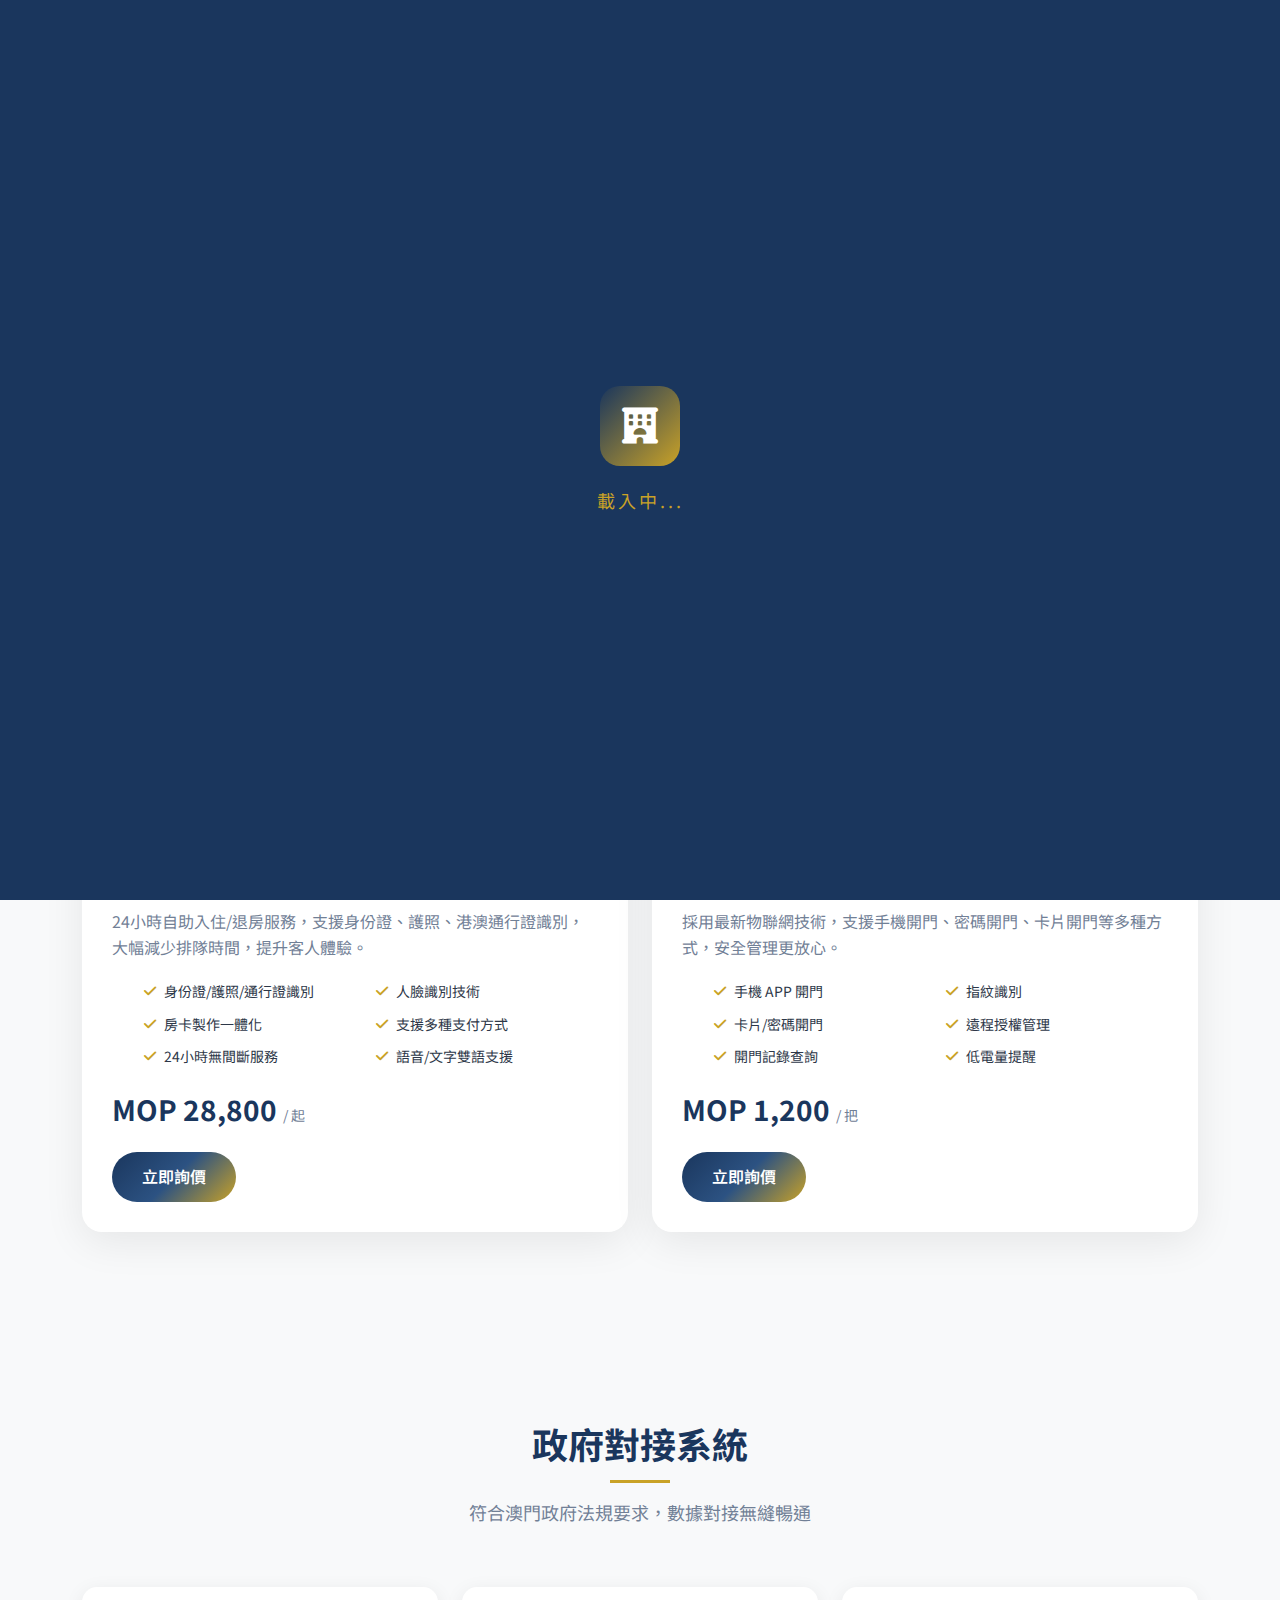
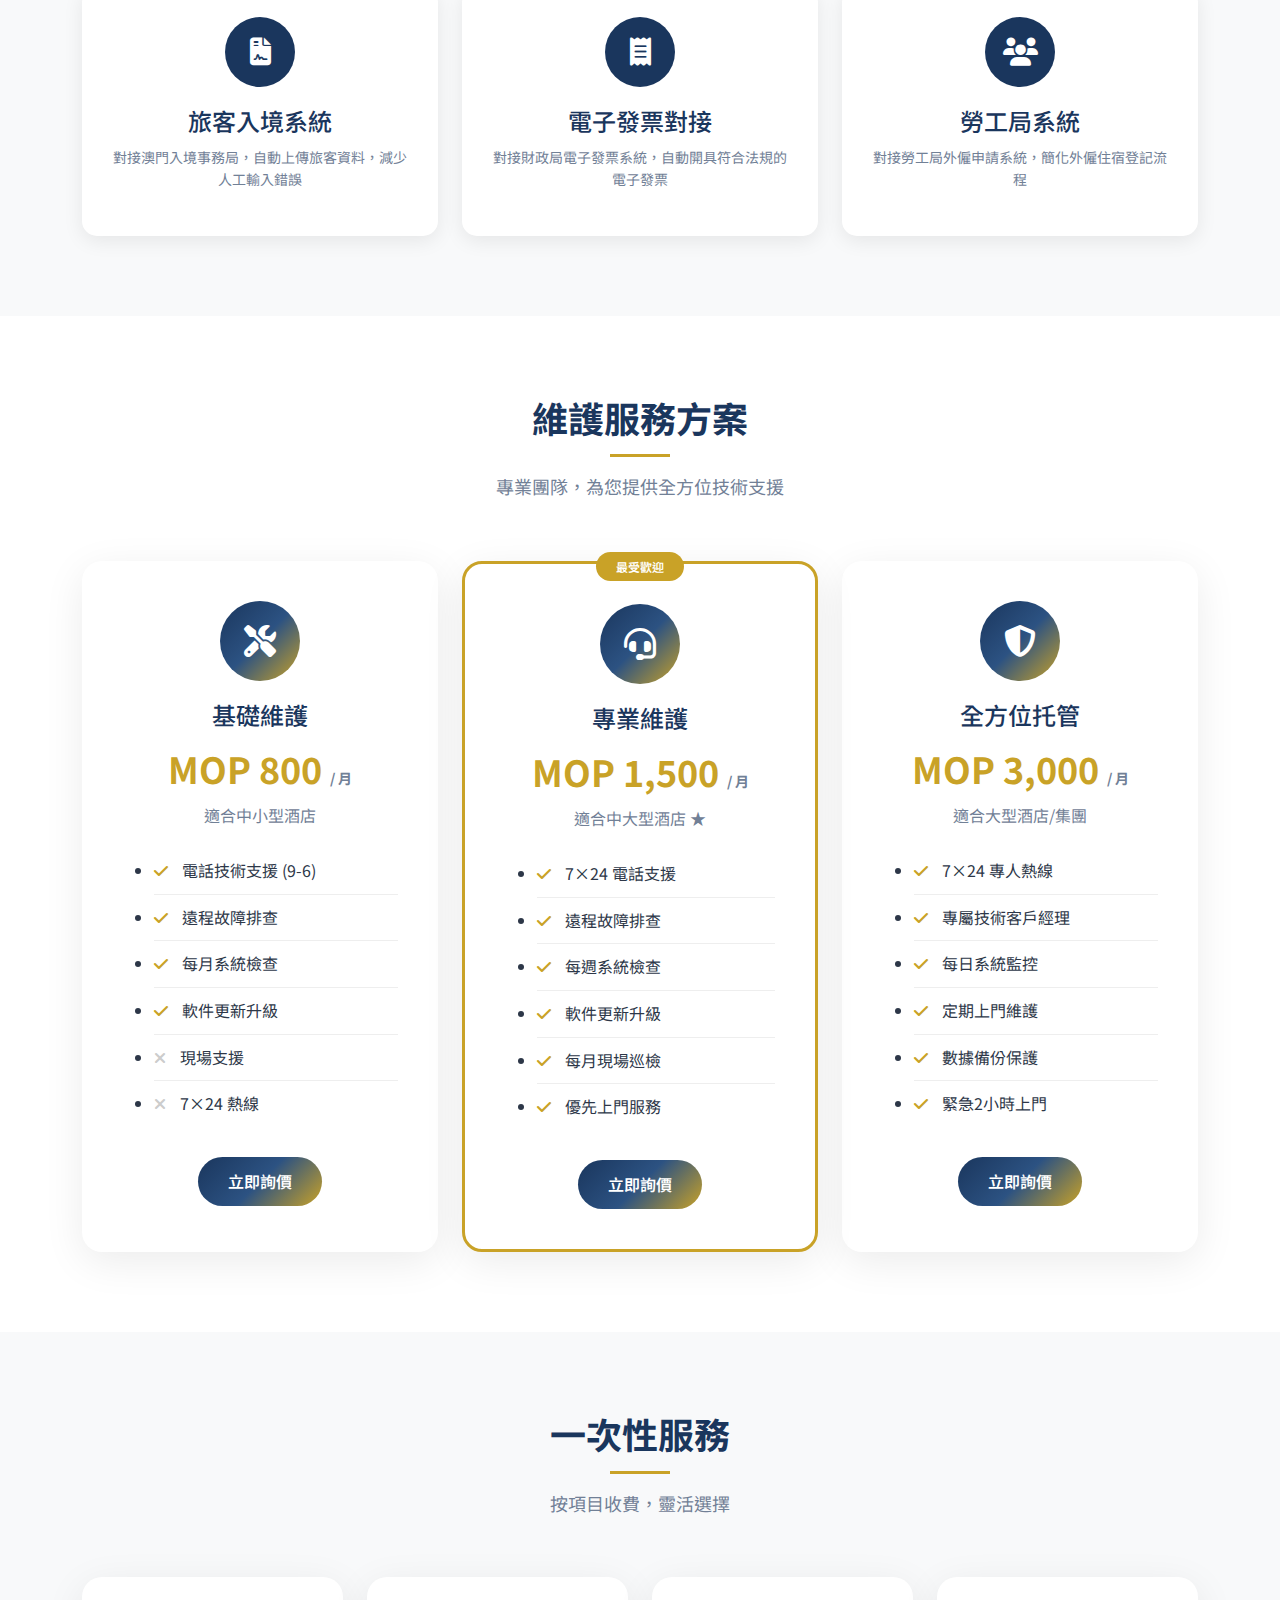
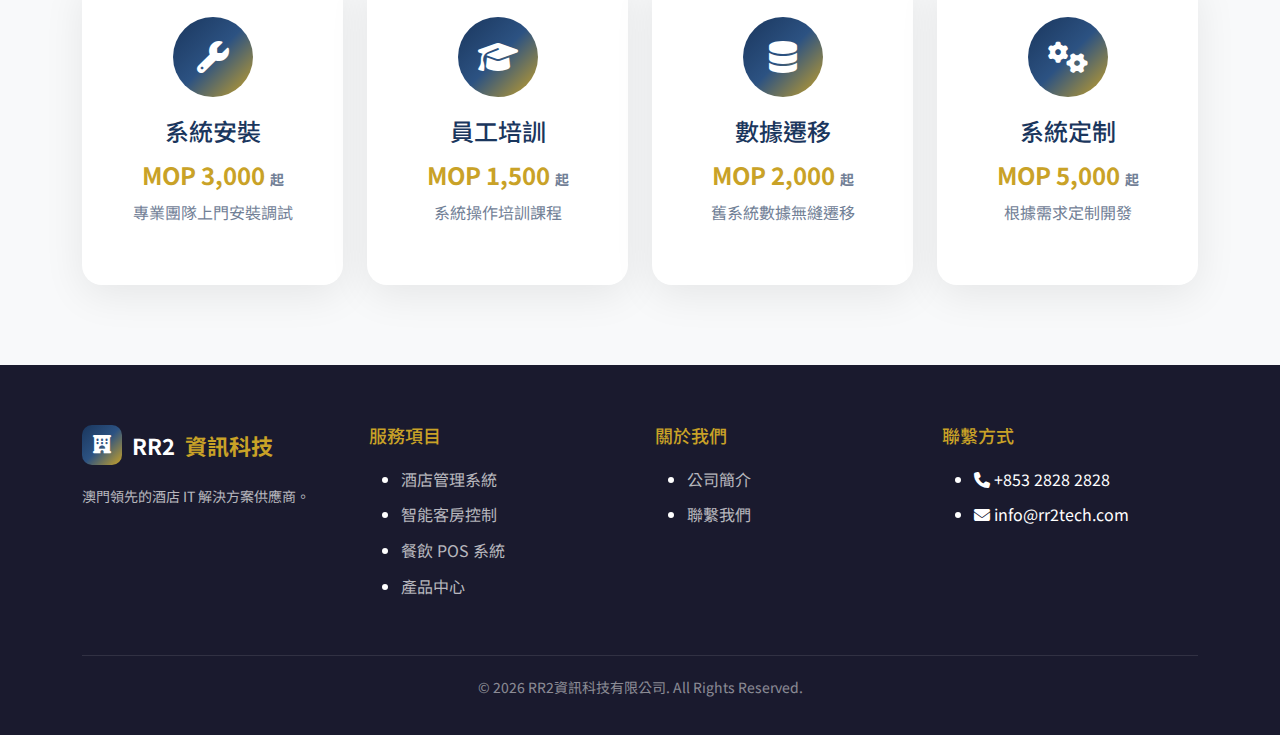
<file: products.html>
<!DOCTYPE html>
<html lang="zh-HK">
<head>
    <meta charset="UTF-8">
    <meta name="viewport" content="width=device-width, initial-scale=1.0">
    <title>產品中心 | RR2資訊科技有限公司</title>
    <meta name="description" content="RR2資訊科技產品中心 - 自助入住機、政府對接系統、維護服務方案">
    <link rel="stylesheet" href="https://cdn.jsdelivr.net/npm/bootstrap@5.3.0/dist/css/bootstrap.min.css">
    <link rel="stylesheet" href="https://cdnjs.cloudflare.com/ajax/libs/font-awesome/6.4.0/css/all.min.css">
    <link href="https://fonts.googleapis.com/css2?family=Noto+Sans+TC:wght@300;400;500;600;700&display=swap" rel="stylesheet">
    <link rel="stylesheet" href="animations.css">
    <link rel="stylesheet" href="animations-advanced.css">
    <style>
        :root { 
            --primary: #1a365d; 
            --secondary: #c9a227; 
            --accent: #2c5282; 
            --dark: #1a1a2e; 
            --light: #f8f9fa;
            --text: #2d3748;
            --text-light: #718096;
            --gradient: linear-gradient(135deg, #1a365d 0%, #2c5282 50%, #c9a227 100%);
        }
        * { margin: 0; padding: 0; box-sizing: border-box; }
        body { font-family: 'Noto Sans TC', sans-serif; color: var(--text); line-height: 1.6; }
        a { text-decoration: none; color: inherit; }
        
        .navbar { 
            background: rgba(255,255,255,0.98); 
            box-shadow: 0 2px 20px rgba(0,0,0,0.08); 
            padding: 12px 0; 
            position: fixed; 
            width: 100%; 
            top: 0; 
            z-index: 1000;
        }
        .navbar .container { display: flex; justify-content: space-between; align-items: center; }
        .logo { display: flex; align-items: center; gap: 10px; font-size: 24px; font-weight: 700; color: var(--primary); }
        .logo-icon { width: 45px; height: 45px; background: var(--gradient); border-radius: 10px; display: flex; align-items: center; justify-content: center; color: #fff; font-size: 20px; }
        .logo span { color: var(--secondary); }
        .nav-menu { display: flex; gap: 30px; align-items: center; }
        .nav-menu a { font-weight: 500; color: var(--text); transition: color 0.3s; position: relative; }
        .nav-menu a::after { content: ''; position: absolute; bottom: -5px; left: 0; width: 0; height: 2px; background: var(--secondary); transition: width 0.3s; }
        .nav-menu a:hover, .nav-menu a.active { color: var(--primary); }
        .nav-menu a:hover::after, .nav-menu a.active::after { width: 100%; }
        .btn-contact { background: var(--gradient); color: #fff !important; padding: 10px 25px; border-radius: 25px; font-weight: 600; }
        
        .page-header { 
            background: linear-gradient(135deg, rgba(26,54,93,0.95) 0%, rgba(44,82,130,0.9) 100%), 
                        url('https://images.unsplash.com/photo-1557821552-17105176677c?w=1920') center/cover; 
            color: #fff; 
            padding: 150px 0 80px; 
            text-align: center;
        }
        .page-header h1 { font-size: 42px; font-weight: 700; margin-bottom: 15px; }
        .page-header p { font-size: 18px; opacity: 0.9; }
        
        .section { padding: 80px 0; }
        .section-header { text-align: center; margin-bottom: 60px; }
        .section-header h2 { font-size: 36px; font-weight: 700; margin-bottom: 15px; color: var(--primary); }
        .section-header h2::after { content: ''; display: block; width: 60px; height: 3px; background: var(--secondary); margin: 15px auto 0; }
        .section-header p { color: var(--text-light); font-size: 18px; }
        
        .products { background: var(--light); }
        .product-card { 
            background: #fff; 
            border-radius: 20px; 
            overflow: hidden; 
            box-shadow: 0 10px 40px rgba(0,0,0,0.08); 
            margin-bottom: 30px;
            transition: all 0.3s;
        }
        .product-card:hover { transform: translateY(-10px); box-shadow: 0 20px 60px rgba(0,0,0,0.15); }
        .product-image { 
            height: 250px; 
            background: var(--gradient); 
            display: flex; 
            align-items: center; 
            justify-content: center;
            position: relative;
            overflow: hidden;
        }
        .product-image img { width: 100%; height: 100%; object-fit: cover; }
        .product-image .icon {
            font-size: 80px;
            color: #fff;
            z-index: 1;
        }
        .product-badge {
            position: absolute;
            top: 15px;
            right: 15px;
            background: var(--secondary);
            color: #fff;
            padding: 5px 15px;
            border-radius: 20px;
            font-size: 12px;
            font-weight: 600;
        }
        .product-badge.hot { background: #e53e3e; }
        .product-badge.new { background: #38a169; }
        .product-badge.gov { background: #1a365d; }
        .product-content { padding: 30px; }
        .product-content h3 { color: var(--primary); margin-bottom: 15px; font-size: 24px; }
        .product-content p { color: var(--text-light); margin-bottom: 20px; }
        .product-features { 
            display: grid; 
            grid-template-columns: repeat(2, 1fr); 
            gap: 10px; 
            margin-bottom: 20px; 
        }
        .product-features li { 
            display: flex; 
            align-items: center; 
            gap: 8px; 
            color: var(--text);
            font-size: 14px;
        }
        .product-features li i { color: var(--secondary); }
        .product-price { 
            font-size: 28px; 
            color: var(--primary); 
            font-weight: 700; 
            margin-bottom: 20px; 
        }
        .product-price span { font-size: 14px; color: var(--text-light); font-weight: 400; }
        .btn-quote { 
            background: var(--gradient); 
            color: #fff; 
            border: none; 
            padding: 12px 30px; 
            border-radius: 25px; 
            font-weight: 600;
            cursor: pointer;
            transition: all 0.3s;
            display: inline-block;
        }
        .btn-quote:hover { transform: translateY(-2px); box-shadow: 0 10px 30px rgba(201,162,39,0.4); }
        
        .pricing { background: #fff; }
        .pricing-card { 
            background: #fff; 
            border-radius: 20px; 
            padding: 40px; 
            text-align: center;
            box-shadow: 0 10px 40px rgba(0,0,0,0.08);
            transition: all 0.3s;
            height: 100%;
        }
        .pricing-card:hover { transform: translateY(-10px); box-shadow: 0 20px 60px rgba(0,0,0,0.15); }
        .pricing-card.featured { 
            border: 3px solid var(--secondary); 
            position: relative;
        }
        .pricing-card.featured::before {
            content: '最受歡迎';
            position: absolute;
            top: -12px;
            left: 50%;
            transform: translateX(-50%);
            background: var(--secondary);
            color: #fff;
            padding: 5px 20px;
            border-radius: 20px;
            font-size: 12px;
            font-weight: 600;
        }
        .pricing-icon { 
            width: 80px; 
            height: 80px; 
            background: var(--gradient); 
            border-radius: 50%; 
            display: flex; 
            align-items: center; 
            justify-content: center; 
            margin: 0 auto 20px;
            font-size: 32px;
            color: #fff;
        }
        .pricing-card h3 { color: var(--primary); margin-bottom: 10px; font-size: 24px; }
        .pricing-price { 
            font-size: 36px; 
            color: var(--secondary); 
            font-weight: 700; 
            margin-bottom: 5px; 
        }
        .pricing-price span { font-size: 14px; color: var(--text-light); }
        .pricing-desc { color: var(--text-light); margin-bottom: 20px; }
        .pricing-features { text-align: left; margin-bottom: 30px; }
        .pricing-features li { 
            padding: 10px 0; 
            border-bottom: 1px solid #eee; 
            color: var(--text);
        }
        .pricing-features li:last-child { border-bottom: none; }
        .pricing-features li i { color: var(--secondary); margin-right: 10px; }
        
        .gov-section { background: var(--light); }
        .gov-card {
            background: #fff;
            border-radius: 15px;
            padding: 30px;
            text-align: center;
            box-shadow: 0 5px 20px rgba(0,0,0,0.08);
            transition: all 0.3s;
        }
        .gov-card:hover { transform: translateY(-5px); }
        .gov-icon {
            width: 70px;
            height: 70px;
            background: #1a365d;
            border-radius: 50%;
            display: flex;
            align-items: center;
            justify-content: center;
            margin: 0 auto 20px;
            font-size: 28px;
            color: #fff;
        }
        .gov-card h4 { color: var(--primary); margin-bottom: 10px; }
        .gov-card p { color: var(--text-light); font-size: 14px; }
        
        footer { background: var(--dark); color: #fff; padding: 60px 0 20px; }
        .footer-grid { display: grid; grid-template-columns: repeat(4, 1fr); gap: 30px; margin-bottom: 40px; }
        .footer-logo { display: flex; align-items: center; gap: 10px; font-size: 22px; font-weight: 700; color: #fff; margin-bottom: 20px; }
        .footer-logo .logo-icon { width: 40px; height: 40px; font-size: 18px; }
        .footer-logo span { color: var(--secondary); }
        .footer-about p { color: rgba(255,255,255,0.7); font-size: 14px; }
        .footer h4 { color: var(--secondary); margin-bottom: 20px; font-size: 18px; }
        .footer ul li { margin-bottom: 10px; }
        .footer ul li a { color: rgba(255,255,255,0.7); transition: color 0.3s; }
        .footer ul li a:hover { color: var(--secondary); }
        .footer-bottom { text-align: center; padding-top: 20px; border-top: 1px solid rgba(255,255,255,0.1); color: rgba(255,255,255,0.5); font-size: 14px; }
        
        @media (max-width: 768px) {
            .product-features { grid-template-columns: 1fr; }
            .footer-grid { grid-template-columns: 1fr 1fr; }
        }
    </style>
</head>
<body>
    <!-- Page Loader -->
    <div class="page-loader" id="pageLoader">
        <div class="loader-content">
            <div class="loader-logo">
                <i class="fas fa-hotel"></i>
            </div>
            <div class="loader-text">載入中...</div>
        </div>
    </div>

    <nav class="navbar">
        <div class="container">
            <a href="index.html" class="logo">
                <div class="logo-icon"><i class="fas fa-hotel"></i></div>
                RR2<span>資訊科技</span>
            </a>
            <ul class="nav-menu">
                <li><a href="index.html">首頁</a></li>
                <li><a href="services.html">服務</a></li>
                <li><a href="products.html" class="active">產品</a></li>
                <li><a href="about.html">關於我們</a></li>
                <li><a href="contact.html">聯繫我們</a></li>
                <li><a href="contact.html" class="btn-contact">立即咨詢</a></li>
            </ul>
        </div>
    </nav>

    <section class="page-header">
        <div class="container">
            <h1>產品中心</h1>
            <p>創新科技 · 卓越品質 · 貼心服務</p>
        </div>
    </section>

    <!-- Self-Check-in Kiosk -->
    <section class="section products">
        <div class="container">
            <div class="section-header">
                <h2>智能硬件</h2>
                <p>先進設備，提升客戶體驗</p>
            </div>
            
            <div class="row g-4">
                <!-- 自助入住機 -->
                <div class="col-lg-6">
                    <div class="product-card">
                        <div class="product-image">
                            <span class="product-badge hot">熱賣</span>
                            <i class="fas fa-user-check icon"></i>
                        </div>
                        <div class="product-content">
                            <h3>自助入住機 Kiosk</h3>
                            <p>24小時自助入住/退房服務，支援身份證、護照、港澳通行證識別，大幅減少排隊時間，提升客人體驗。</p>
                            <ul class="product-features">
                                <li><i class="fas fa-check"></i> 身份證/護照/通行證識別</li>
                                <li><i class="fas fa-check"></i> 人臉識別技術</li>
                                <li><i class="fas fa-check"></i> 房卡製作一體化</li>
                                <li><i class="fas fa-check"></i> 支援多種支付方式</li>
                                <li><i class="fas fa-check"></i> 24小時無間斷服務</li>
                                <li><i class="fas fa-check"></i> 語音/文字雙語支援</li>
                            </ul>
                            <div class="product-price">MOP 28,800 <span>/ 起</span></div>
                            <a href="contact.html" class="btn-quote">立即詢價</a>
                        </div>
                    </div>
                </div>
                
                <!-- 智能門鎖 -->
                <div class="col-lg-6">
                    <div class="product-card">
                        <div class="product-image">
                            <span class="product-badge new">新品</span>
                            <i class="fas fa-key icon"></i>
                        </div>
                        <div class="product-content">
                            <h3>智能門鎖系統</h3>
                            <p>採用最新物聯網技術，支援手機開門、密碼開門、卡片開門等多種方式，安全管理更放心。</p>
                            <ul class="product-features">
                                <li><i class="fas fa-check"></i> 手機 APP 開門</li>
                                <li><i class="fas fa-check"></i> 指紋識別</li>
                                <li><i class="fas fa-check"></i> 卡片/密碼開門</li>
                                <li><i class="fas fa-check"></i> 遠程授權管理</li>
                                <li><i class="fas fa-check"></i> 開門記錄查詢</li>
                                <li><i class="fas fa-check"></i> 低電量提醒</li>
                            </ul>
                            <div class="product-price">MOP 1,200 <span>/ 把</span></div>
                            <a href="contact.html" class="btn-quote">立即詢價</a>
                        </div>
                    </div>
                </div>
            </div>
        </div>
    </section>

    <!-- Government Integration -->
    <section class="section gov-section">
        <div class="container">
            <div class="section-header">
                <h2>政府對接系統</h2>
                <p>符合澳門政府法規要求，數據對接無縫暢通</p>
            </div>
            
            <div class="row g-4">
                <div class="col-md-4">
                    <div class="gov-card">
                        <div class="gov-icon"><i class="fas fa-file-contract"></i></div>
                        <h4>旅客入境系統</h4>
                        <p>對接澳門入境事務局，自動上傳旅客資料，減少人工輸入錯誤</p>
                    </div>
                </div>
                <div class="col-md-4">
                    <div class="gov-card">
                        <div class="gov-icon"><i class="fas fa-receipt"></i></div>
                        <h4>電子發票對接</h4>
                        <p>對接財政局電子發票系統，自動開具符合法規的電子發票</p>
                    </div>
                </div>
                <div class="col-md-4">
                    <div class="gov-card">
                        <div class="gov-icon"><i class="fas fa-users"></i></div>
                        <h4>勞工局系統</h4>
                        <p>對接勞工局外僱申請系統，簡化外僱住宿登記流程</p>
                    </div>
                </div>
            </div>
        </div>
    </section>

    <!-- Maintenance Plans -->
    <section class="section pricing">
        <div class="container">
            <div class="section-header">
                <h2>維護服務方案</h2>
                <p>專業團隊，為您提供全方位技術支援</p>
            </div>
            
            <div class="row g-4 justify-content-center">
                <div class="col-md-4">
                    <div class="pricing-card">
                        <div class="pricing-icon"><i class="fas fa-tools"></i></div>
                        <h3>基礎維護</h3>
                        <div class="pricing-price">MOP 800 <span>/ 月</span></div>
                        <p class="pricing-desc">適合中小型酒店</p>
                        <ul class="pricing-features">
                            <li><i class="fas fa-check"></i> 電話技術支援 (9-6)</li>
                            <li><i class="fas fa-check"></i> 遠程故障排查</li>
                            <li><i class="fas fa-check"></i> 每月系統檢查</li>
                            <li><i class="fas fa-check"></i> 軟件更新升級</li>
                            <li><i class="fas fa-times" style="color:#ccc"></i> 現場支援</li>
                            <li><i class="fas fa-times" style="color:#ccc"></i> 7×24 熱線</li>
                        </ul>
                        <a href="contact.html" class="btn-quote">立即詢價</a>
                    </div>
                </div>
                
                <div class="col-md-4">
                    <div class="pricing-card featured">
                        <div class="pricing-icon"><i class="fas fa-headset"></i></div>
                        <h3>專業維護</h3>
                        <div class="pricing-price">MOP 1,500 <span>/ 月</span></div>
                        <p class="pricing-desc">適合中大型酒店 ★</p>
                        <ul class="pricing-features">
                            <li><i class="fas fa-check"></i> 7×24 電話支援</li>
                            <li><i class="fas fa-check"></i> 遠程故障排查</li>
                            <li><i class="fas fa-check"></i> 每週系統檢查</li>
                            <li><i class="fas fa-check"></i> 軟件更新升級</li>
                            <li><i class="fas fa-check"></i> 每月現場巡檢</li>
                            <li><i class="fas fa-check"></i> 優先上門服務</li>
                        </ul>
                        <a href="contact.html" class="btn-quote">立即詢價</a>
                    </div>
                </div>
                
                <div class="col-md-4">
                    <div class="pricing-card">
                        <div class="pricing-icon"><i class="fas fa-shield-alt"></i></div>
                        <h3>全方位托管</h3>
                        <div class="pricing-price">MOP 3,000 <span>/ 月</span></div>
                        <p class="pricing-desc">適合大型酒店/集團</p>
                        <ul class="pricing-features">
                            <li><i class="fas fa-check"></i> 7×24 專人熱線</li>
                            <li><i class="fas fa-check"></i> 專屬技術客戶經理</li>
                            <li><i class="fas fa-check"></i> 每日系統監控</li>
                            <li><i class="fas fa-check"></i> 定期上門維護</li>
                            <li><i class="fas fa-check"></i> 數據備份保護</li>
                            <li><i class="fas fa-check"></i> 緊急2小時上門</li>
                        </ul>
                        <a href="contact.html" class="btn-quote">立即詢價</a>
                    </div>
                </div>
            </div>
        </div>
    </section>

    <!-- One-time Services -->
    <section class="section" style="background: var(--light);">
        <div class="container">
            <div class="section-header">
                <h2>一次性服務</h2>
                <p>按項目收費，靈活選擇</p>
            </div>
            
            <div class="row g-4">
                <div class="col-md-6 col-lg-3">
                    <div class="pricing-card">
                        <div class="pricing-icon"><i class="fas fa-wrench"></i></div>
                        <h3>系統安裝</h3>
                        <div class="pricing-price" style="font-size: 24px;">MOP 3,000 <span>起</span></div>
                        <p class="pricing-desc">專業團隊上門安裝調試</p>
                    </div>
                </div>
                <div class="col-md-6 col-lg-3">
                    <div class="pricing-card">
                        <div class="pricing-icon"><i class="fas fa-graduation-cap"></i></div>
                        <h3>員工培訓</h3>
                        <div class="pricing-price" style="font-size: 24px;">MOP 1,500 <span>起</span></div>
                        <p class="pricing-desc">系統操作培訓課程</p>
                    </div>
                </div>
                <div class="col-md-6 col-lg-3">
                    <div class="pricing-card">
                        <div class="pricing-icon"><i class="fas fa-database"></i></div>
                        <h3>數據遷移</h3>
                        <div class="pricing-price" style="font-size: 24px;">MOP 2,000 <span>起</span></div>
                        <p class="pricing-desc">舊系統數據無縫遷移</p>
                    </div>
                </div>
                <div class="col-md-6 col-lg-3">
                    <div class="pricing-card">
                        <div class="pricing-icon"><i class="fas fa-cogs"></i></div>
                        <h3>系統定制</h3>
                        <div class="pricing-price" style="font-size: 24px;">MOP 5,000 <span>起</span></div>
                        <p class="pricing-desc">根據需求定制開發</p>
                    </div>
                </div>
            </div>
        </div>
    </section>

    <footer>
        <div class="container">
            <div class="footer-grid">
                <div class="footer-about">
                    <div class="footer-logo">
                        <div class="logo-icon"><i class="fas fa-hotel"></i></div>
                        RR2<span>資訊科技</span>
                    </div>
                    <p>澳門領先的酒店 IT 解決方案供應商。</p>
                </div>
                <div class="footer">
                    <h4>服務項目</h4>
                    <ul>
                        <li><a href="services.html">酒店管理系統</a></li>
                        <li><a href="services.html">智能客房控制</a></li>
                        <li><a href="services.html">餐飲 POS 系統</a></li>
                        <li><a href="products.html">產品中心</a></li>
                    </ul>
                </div>
                <div class="footer">
                    <h4>關於我們</h4>
                    <ul>
                        <li><a href="about.html">公司簡介</a></li>
                        <li><a href="contact.html">聯繫我們</a></li>
                    </ul>
                </div>
                <div class="footer">
                    <h4>聯繫方式</h4>
                    <ul>
                        <li><i class="fas fa-phone"></i> +853 2828 2828</li>
                        <li><i class="fas fa-envelope"></i> info@rr2tech.com</li>
                    </ul>
                </div>
            </div>
            <div class="footer-bottom">
                <p>&copy; 2026 RR2資訊科技有限公司. All Rights Reserved.</p>
            </div>
        </div>
    </footer>

    <script>
        // Page Loader
        window.addEventListener('load', function() {
            setTimeout(function() {
                document.getElementById('pageLoader').classList.add('hidden');
            }, 1500);
        });

        // Navbar scroll
        window.addEventListener('scroll', function() {
            const navbar = document.querySelector('.navbar');
            if (window.scrollY > 50) {
                navbar.classList.add('scrolled');
            } else {
                navbar.classList.remove('scrolled');
            }
        });
    </script>
</body>
</html>
</file>
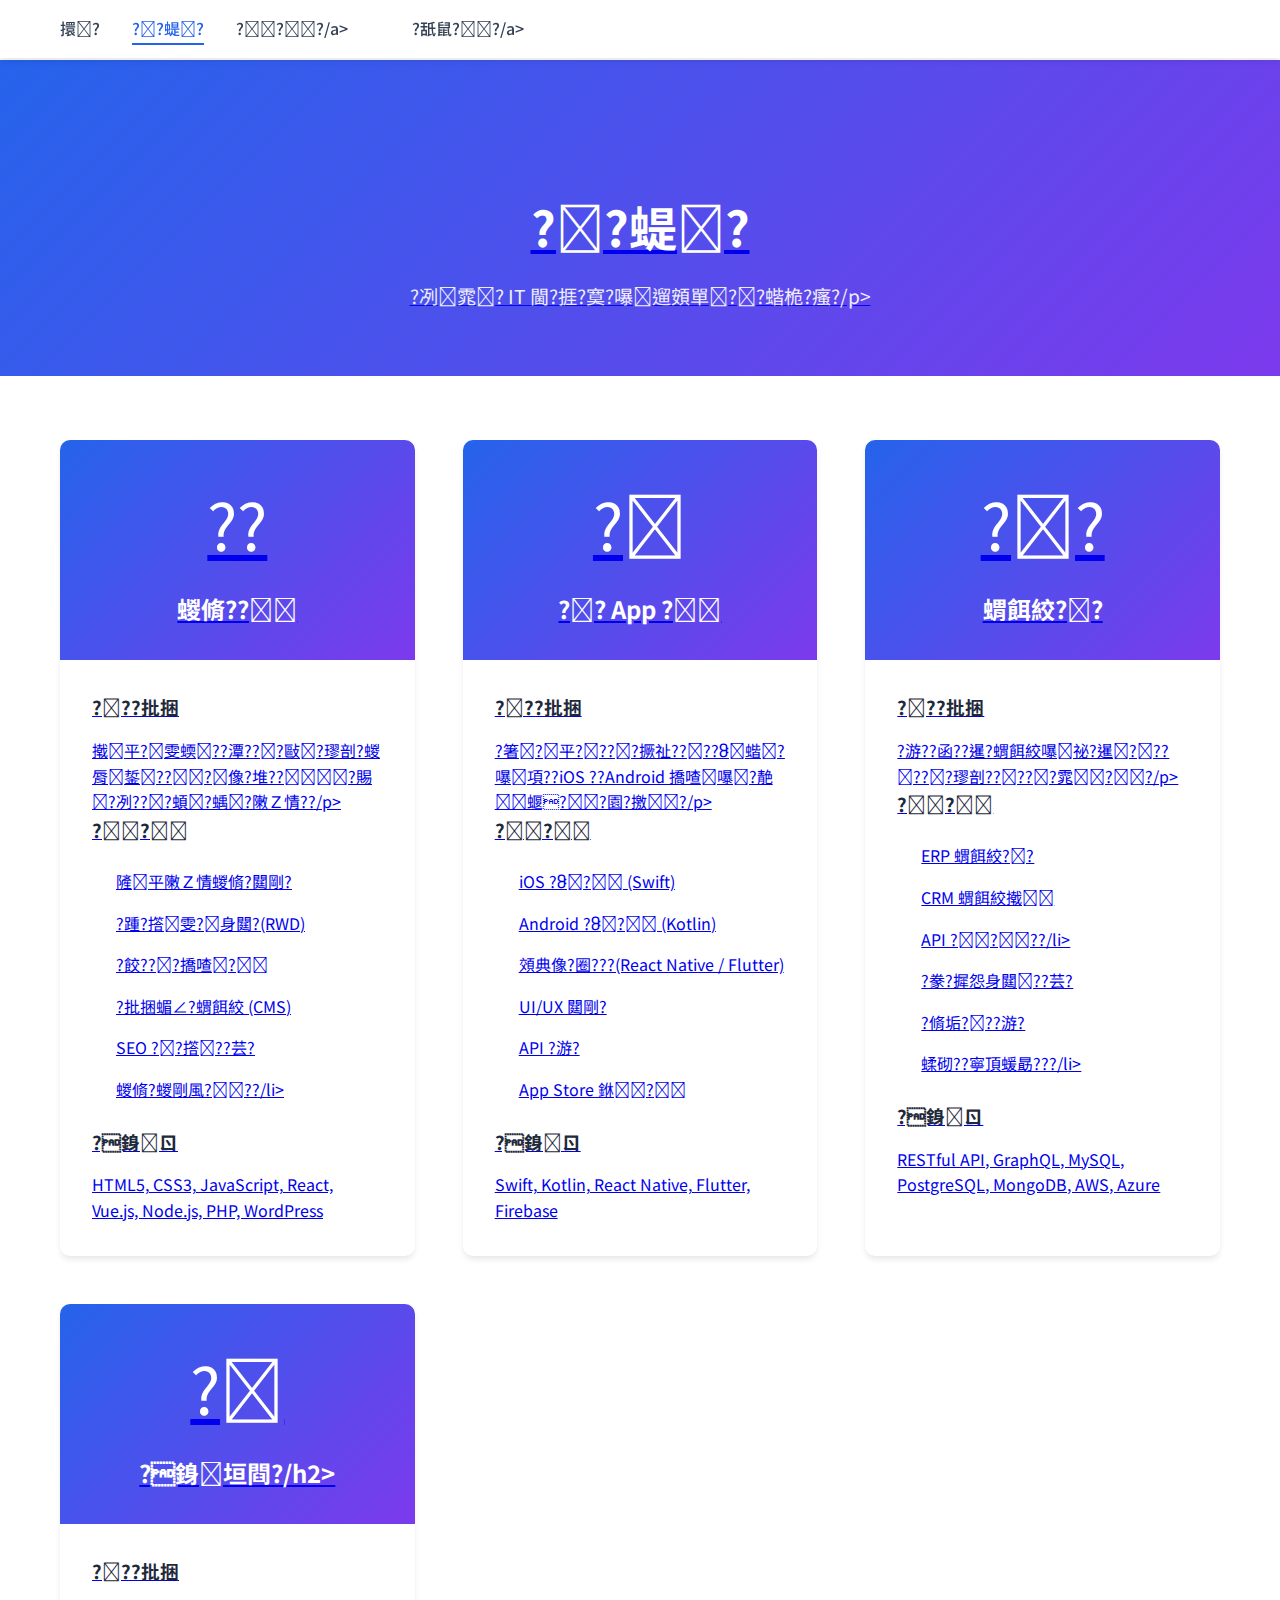
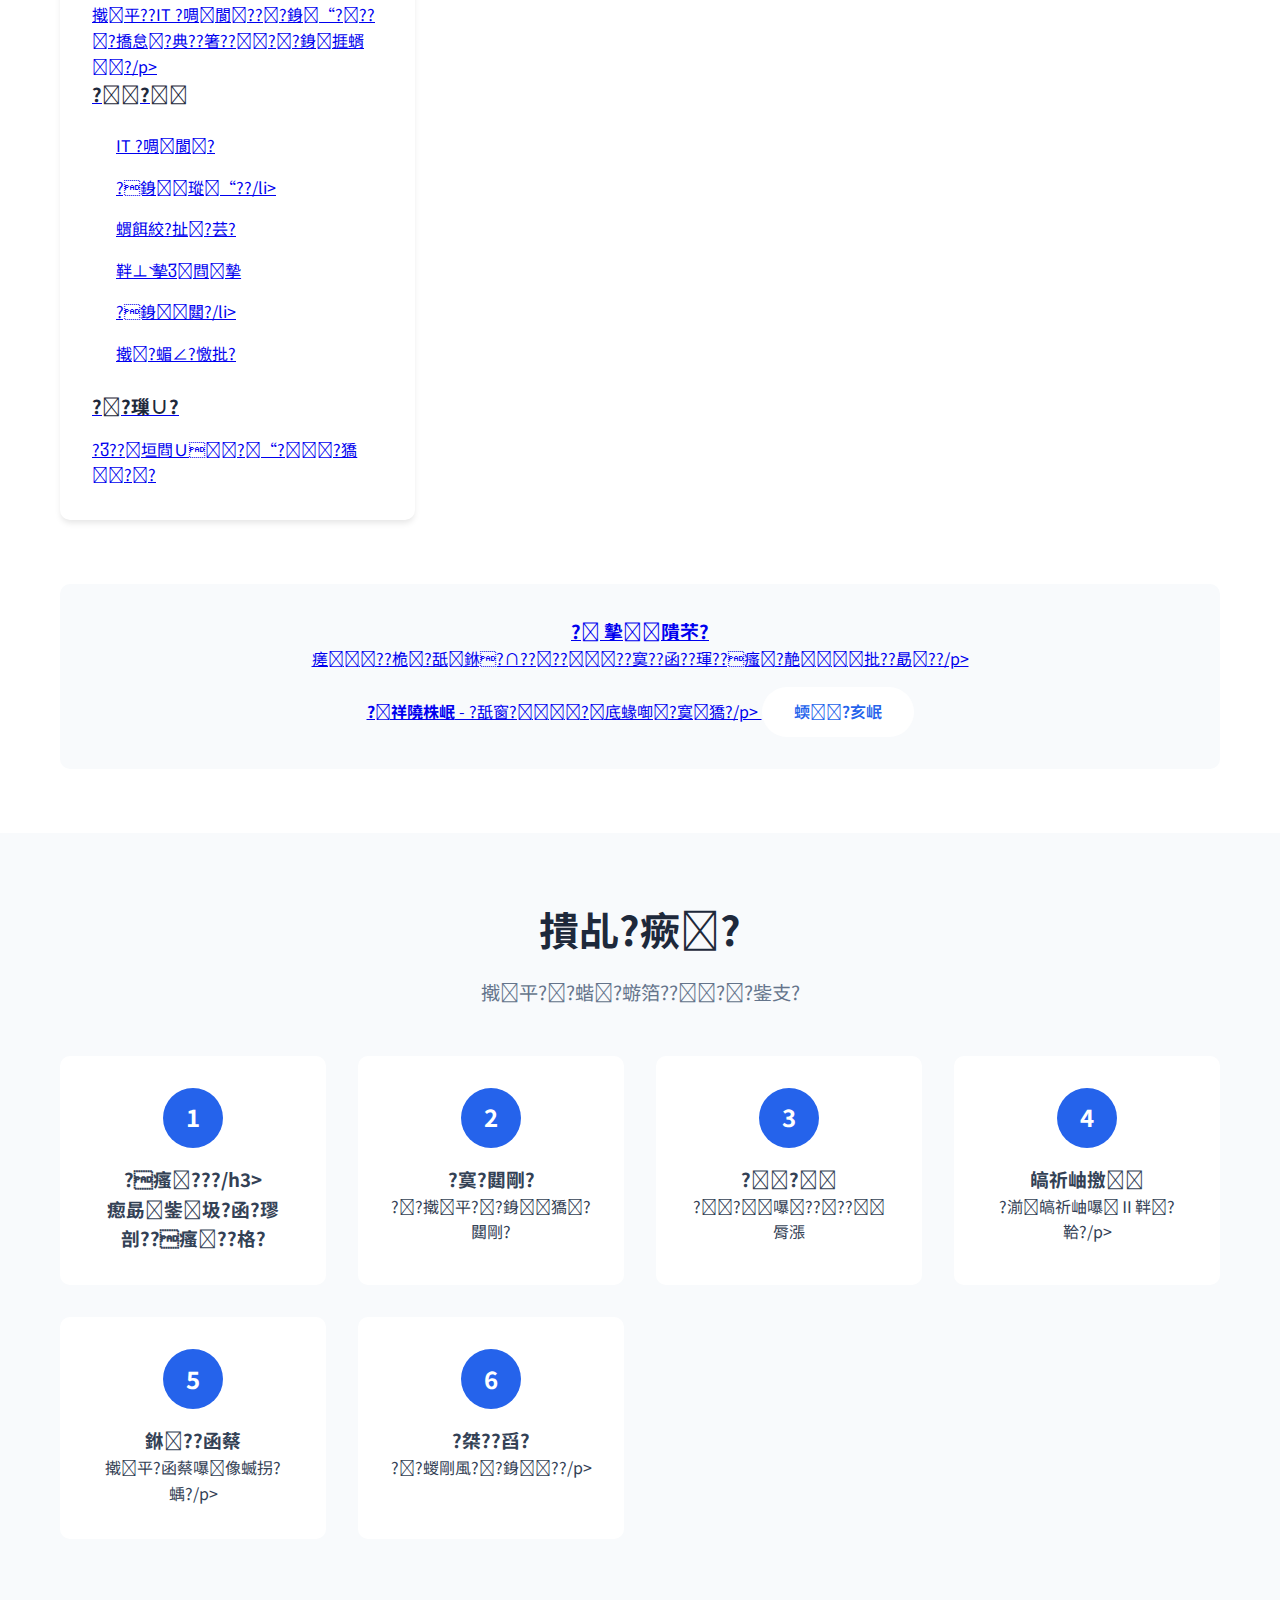
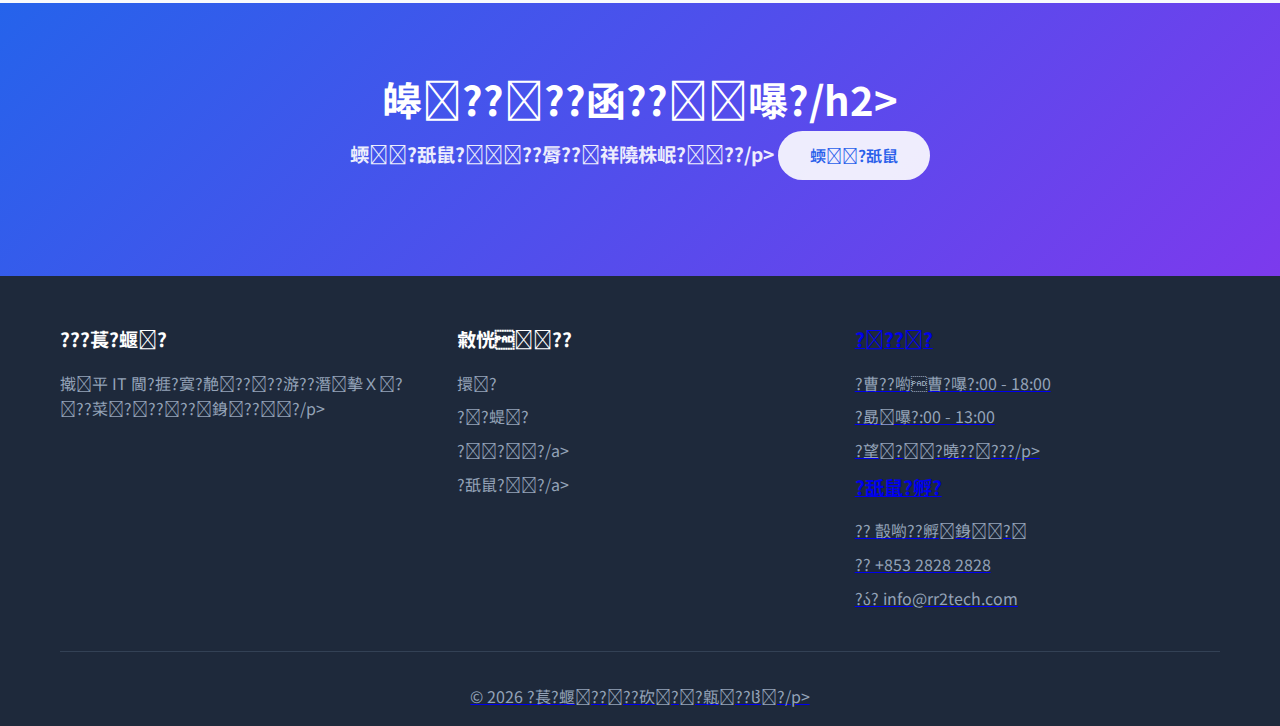
<file: services-fixed.html>
<!DOCTYPE html>
<html lang="zh-HK">
<head>
    <meta charset="UTF-8">
    <meta name="viewport" content="width=device-width, initial-scale=1.0">
    <title>??蝭? | ?萇?蝘?</title>
    <link rel="stylesheet" href="styles.css">
    <link href="https://fonts.googleapis.com/css2?family=Noto+Sans+TC:wght@300;400;500;700&display=swap" rel="stylesheet">
    <style>
        .page-header {
            background: linear-gradient(135deg, var(--primary-color), var(--secondary-color));
            color: white;
            padding: 8rem 0 4rem;
            text-align: center;
            margin-top: 60px;
        }
        
        .page-header h1 {
            font-size: 3rem;
            margin-bottom: 1rem;
        }
        
        .page-header p {
            font-size: 1.2rem;
            opacity: 0.9;
        }
        
        .service-detail {
            padding: 4rem 0;
        }
        
        .service-detail-grid {
            display: grid;
            grid-template-columns: repeat(auto-fit, minmax(300px, 1fr));
            gap: 3rem;
            margin-bottom: 4rem;
        }
        
        .service-detail-card {
            background: white;
            border-radius: 10px;
            overflow: hidden;
            box-shadow: var(--shadow);
            transition: all 0.3s ease;
        }
        
        .service-detail-card:hover {
            transform: translateY(-10px);
            box-shadow: var(--shadow-lg);
        }
        
        .service-detail-header {
            background: linear-gradient(135deg, var(--primary-color), var(--secondary-color));
            color: white;
            padding: 2rem;
            text-align: center;
        }
        
        .service-detail-header .icon {
            font-size: 4rem;
            margin-bottom: 1rem;
        }
        
        .service-detail-body {
            padding: 2rem;
        }
        
        .service-detail-body h3 {
            color: var(--dark-color);
            margin-bottom: 1rem;
        }
        
        .service-detail-body ul {
            list-style: none;
            margin: 1rem 0;
        }
        
        .service-detail-body ul li {
            padding: 0.5rem 0;
            padding-left: 1.5rem;
            position: relative;
        }
        
        .service-detail-body ul li:before {
            content: '??;
            position: absolute;
            left: 0;
            color: var(--success-color);
            font-weight: bold;
        }
        
        .pricing-note {
            background: var(--light-color);
            padding: 2rem;
            border-radius: 10px;
            text-align: center;
            margin-top: 2rem;
        }
        
        .process-section {
            background: var(--light-color);
            padding: 4rem 0;
        }
        
        .process-steps {
            display: grid;
            grid-template-columns: repeat(auto-fit, minmax(250px, 1fr));
            gap: 2rem;
            margin-top: 2rem;
        }
        
        .process-step {
            background: white;
            padding: 2rem;
            border-radius: 10px;
            text-align: center;
            position: relative;
        }
        
        .process-step .step-number {
            width: 60px;
            height: 60px;
            background: var(--primary-color);
            color: white;
            border-radius: 50%;
            display: flex;
            align-items: center;
            justify-content: center;
            font-size: 1.5rem;
            font-weight: bold;
            margin: 0 auto 1rem;
        }
    </style>
</head>
<body>
    <!-- 撠甈?-->
    <nav class="navbar">
        <div class="container">
            <div class="nav-wrapper">
                
                <ul class="nav-menu" id="navMenu">
                    <li><a href="index.html">擐?</a></li>
                    <li><a href="services.html" class="active">??蝭?</a></li>
                    <li><a href="about.html">???/a></li>
                    <li><a href="contact.html">?舐鼠??/a></li>
                </ul>
                <div class="hamburger" id="hamburger">
                    <span></span>
                    <span></span>
                    <span></span>
                </div>
            </div>
        </div>
    </nav>

    <!-- ?璅? -->
    <header class="page-header">
        <div class="container">
            <h1>??蝭?</h1>
            <p>?冽雿? IT 閫?捱?寞?嚗遛頞單??蝔桅?瘙?/p>
        </div>
    </header>

    <!-- ??閰單? -->
    <section class="service-detail">
        <div class="container">
            <div class="service-detail-grid">
                <!-- 蝬脩?? -->
                <div class="service-detail-card">
                    <div class="service-detail-header">
                        <div class="icon">??</div>
                        <h2>蝬脩??</h2>
                    </div>
                    <div class="service-detail-body">
                        <h3>???批捆</h3>
                        <p>撠平?雯蝡??潭???敺?璆剖?蝬脣銴???像?堆???賜?冽???蝢?蝺?敶Ｚ情??/p>
                        
                        <h3>??</h3>
                        <ul>
                            <li>隡平敶Ｚ情蝬脩?閮剛?</li>
                            <li>?踵?撘雯?身閮?(RWD)</li>
                            <li>?餃???撟喳?</li>
                            <li>?批捆蝞∠?蝟餌絞 (CMS)</li>
                            <li>SEO ??撘??芸?</li>
                            <li>蝬脩?蝬剛風???/li>
                        </ul>
                        
                        <h3>?銵ㄖ</h3>
                        <p>HTML5, CSS3, JavaScript, React, Vue.js, Node.js, PHP, WordPress</p>
                    </div>
                </div>

                <!-- ?? App ? -->
                <div class="service-detail-card">
                    <div class="service-detail-header">
                        <div class="icon">?</div>
                        <h2>?? App ?</h2>
                    </div>
                    <div class="service-detail-body">
                        <h3>???批捆</h3>
                        <p>?箸?平????撅祉????蝔?嚗項??iOS ??Android 撟喳嚗?靘蝘??園?撽?/p>
                        
                        <h3>??</h3>
                        <ul>
                            <li>iOS ?? (Swift)</li>
                            <li>Android ?? (Kotlin)</li>
                            <li>頝典像?圈???(React Native / Flutter)</li>
                            <li>UI/UX 閮剛?</li>
                            <li>API ?游?</li>
                            <li>App Store 銝?</li>
                        </ul>
                        
                        <h3>?銵ㄖ</h3>
                        <p>Swift, Kotlin, React Native, Flutter, Firebase</p>
                    </div>
                </div>

                <!-- 蝟餌絞?? -->
                <div class="service-detail-card">
                    <div class="service-detail-header">
                        <div class="icon">??</div>
                        <h2>蝟餌絞??</h2>
                    </div>
                    <div class="service-detail-body">
                        <h3>???批捆</h3>
                        <p>?游??函??暹?蝟餌絞嚗祕?暹??????璆剖?????雿??/p>
                        
                        <h3>??</h3>
                        <ul>
                            <li>ERP 蝟餌絞??</li>
                            <li>CRM 蝟餌絞撠</li>
                            <li>API ????/li>
                            <li>?豢?摨怨身閮??芸?</li>
                            <li>?脩垢???游?</li>
                            <li>蝚砌??寧頂蝯勗???/li>
                        </ul>
                        
                        <h3>?銵ㄖ</h3>
                        <p>RESTful API, GraphQL, MySQL, PostgreSQL, MongoDB, AWS, Azure</p>
                    </div>
                </div>

                <!-- ?銵垣閰?-->
                <div class="service-detail-card">
                    <div class="service-detail-header">
                        <div class="icon">?</div>
                        <h2>?銵垣閰?/h2>
                    </div>
                    <div class="service-detail-body">
                        <h3>???批捆</h3>
                        <p>撠平??IT ?啁閬???銵“????撟怠?典??箸????銵捱蝑?/p>
                        
                        <h3>??</h3>
                        <ul>
                            <li>IT ?啁閬?</li>
                            <li>?銵瑽“??/li>
                            <li>蝟餌絞?扯?芸?</li>
                            <li>靽⊥摰閰摯</li>
                            <li>?銵閮?/li>
                            <li>撠?蝞∠?憿批?</li>
                        </ul>
                        
                        <h3>??璅∪?</h3>
                        <p>???垣閰Ｕ?“??獢??</p>
                    </div>
                </div>
            </div>

            <!-- 摰隤芣? -->
            <div class="pricing-note">
                <h3>? 摰隤芣?</h3>
                <p>瘥??桅?舐銝?∩??????寞??函??琿??瘙?靘批??勗??/p>
                <p><strong>?祥隢株岷</strong> - ?舐窗??底蝝啣?寞獢?/p>
                <a href="contact.html" class="btn btn-primary" style="margin-top: 1rem; display: inline-block;">蝡?亥岷</a>
            </div>
        </div>
    </section>

    <!-- 撌乩?瘚? -->
    <section class="process-section">
        <div class="container">
            <div class="section-header">
                <h2 class="section-title">撌乩?瘚?</h2>
                <p class="section-subtitle">撠平??蝔?蝣箔????鈭支?</p>
            </div>
            <div class="process-steps">
                <div class="process-step">
                    <div class="step-number">1</div>
                    <h3>?瘙???/h3>
                    <p>瘛勗鈭圾?函?璆剖??瘙??格?</p>
                </div>
                <div class="process-step">
                    <div class="step-number">2</div>
                    <h3>?寞?閮剛?</h3>
                    <p>??撠平??銵獢?閮剛?</p>
                </div>
                <div class="process-step">
                    <div class="step-number">3</div>
                    <h3>??</h3>
                    <p>??嚗????脣漲</p>
                </div>
                <div class="process-step">
                    <div class="step-number">4</div>
                    <h3>皜祈岫撽</h3>
                    <p>?湔皜祈岫嚗Ⅱ靽?鞈?/p>
                </div>
                <div class="process-step">
                    <div class="step-number">5</div>
                    <h3>銝??函蔡</h3>
                    <p>撠平?函蔡嚗像蝛拐?蝺?/p>
                </div>
                <div class="process-step">
                    <div class="step-number">6</div>
                    <h3>?桀??舀?</h3>
                    <p>??蝬剛風??銵??/p>
                </div>
            </div>
        </div>
    </section>

    <!-- 銵??潛捲 -->
    <section class="cta">
        <div class="container">
            <h2>皞????函??嚗?/h2>
            <p>蝡?舐鼠???脣??祥隢株岷???/p>
            <a href="contact.html" class="btn btn-light">蝡?舐鼠</a>
        </div>
    </section>

    <!-- ? -->
    <footer class="footer">
        <div class="container">
            <div class="footer-grid">
                <div class="footer-section">
                    <h3>???萇?蝘?</h3>
                    <p>撠平 IT 閫?捱?寞?靘????游??潛摰Ｘ???菜?????銵???/p>
                </div>
                <div class="footer-section">
                    <h3>敹恍??</h3>
                    <ul>
                        <li><a href="index.html">擐?</a></li>
                        <li><a href="services.html">??蝭?</a></li>
                        <li><a href="about.html">???/a></li>
                        <li><a href="contact.html">?舐鼠??/a></li>
                    </ul>
                </div>
                <div class="footer-section">
                    <h3>????</h3>
                    <p>?曹??喲曹?嚗?:00 - 18:00</p>
                    <p>?勗嚗?:00 - 13:00</p>
                    <p>?望??曉?????/p>
                </div>
                <div class="footer-section">
                    <h3>?舐鼠?孵?</h3>
                    <p>?? 瞉喲??孵銵?</p>
                    <p>?? +853 2828 2828</p>
                    <p>?? info@rr2tech.com</p>
                </div>
            </div>
            <div class="footer-bottom">
                <p>&copy; 2026 ?萇?蝘????砍??甈???/p>
            </div>
        </div>
    </footer>

    <script src="script.js"></script>
</body>
</html>
</file>
<file: animations.css>
/* ========================================
   Hero Background Animation - CSS Version
   可以直接用係 index.html 度
   ======================================== */

/* 方法 1: Gradient Animation */
.hero-animated-bg {
  background: linear-gradient(135deg, #1a365d 0%, #2c5282 50%, #1a365d 100%);
  background-size: 200% 200%;
  animation: gradientShift 10s ease infinite;
}

@keyframes gradientShift {
  0% { background-position: 0% 50%; }
  50% { background-position: 100% 50%; }
  100% { background-position: 0% 50%; }
}

/* 方法 2: Floating Particles (CSS only) */
.hero-particles {
  position: relative;
  overflow: hidden;
}

.hero-particles::before,
.hero-particles::after {
  content: '';
  position: absolute;
  width: 300px;
  height: 300px;
  border-radius: 50%;
  background: radial-gradient(circle, rgba(201,162,39,0.2) 0%, transparent 70%);
  animation: float 8s ease-in-out infinite;
}

.hero-particles::before {
  top: -100px;
  right: -50px;
}

.hero-particles::after {
  bottom: -100px;
  left: -50px;
  animation-delay: -4s;
}

@keyframes float {
  0%, 100% { transform: translateY(0) scale(1); }
  50% { transform: translateY(-30px) scale(1.1); }
}

/* 方法 3: Video Background (如果整好左影片可以用) */
.hero-video-bg {
  position: absolute;
  top: 0;
  left: 0;
  width: 100%;
  height: 100%;
  object-fit: cover;
  opacity: 0.3;
}

.hero-video-bg + .hero-content {
  position: relative;
  z-index: 1;
}

/* ========================================
   Text Animations
   ======================================== */

/* Fade In Up */
.fade-in-up {
  animation: fadeInUp 0.8s ease forwards;
  opacity: 0;
}

@keyframes fadeInUp {
  from {
    opacity: 0;
    transform: translateY(30px);
  }
  to {
    opacity: 1;
    transform: translateY(0);
  }
}

/* Stagger delays */
.fade-in-up-delay-1 { animation-delay: 0.2s; }
.fade-in-up-delay-2 { animation-delay: 0.4s; }
.fade-in-up-delay-3 { animation-delay: 0.6s; }

/* Text Shine Effect */
.text-shine {
  background: linear-gradient(120deg, #c9a227 0%, #f4d03f 50%, #c9a227 100%);
  background-size: 200% auto;
  -webkit-background-clip: text;
  -webkit-text-fill-color: transparent;
  animation: shine 3s linear infinite;
}

@keyframes shine {
  to { background-position: 200% center; }
}

/* ========================================
   Card Animations
   ======================================== */

.card-hover {
  transition: transform 0.3s, box-shadow 0.3s;
}

.card-hover:hover {
  transform: translateY(-10px);
  box-shadow: 0 20px 40px rgba(0,0,0,0.15);
}

/* ========================================
   Counter Animation (數字滾動)
   ======================================== */

.stat-number {
  display: inline-block;
}

/* ========================================
   Scroll Animations
   ======================================== */

.scroll-fade-in {
  opacity: 0;
  transform: translateY(30px);
  transition: opacity 0.6s, transform 0.6s;
}

.scroll-fade-in.visible {
  opacity: 1;
  transform: translateY(0);
}

/* Intersection Observer 觸發 */
.scroll-fade-in {
  /* 需要 JS 配合觸發 */
}
</file>
<file: animations-advanced.css>
/* ========================================
   Advanced CSS Animations for RR2 Hotel Website
   高級 CSS 動畫效果
   ======================================== */

/* ========================================
   1. Loading Animation - 頁面加載動畫
   ======================================== */
.page-loader {
    position: fixed;
    top: 0;
    left: 0;
    width: 100%;
    height: 100%;
    background: #1a365d;
    z-index: 9999;
    display: flex;
    align-items: center;
    justify-content: center;
    transition: opacity 0.5s, visibility 0.5s;
}

.page-loader.hidden {
    opacity: 0;
    visibility: hidden;
}

.loader-content {
    text-align: center;
}

.loader-logo {
    width: 80px;
    height: 80px;
    background: linear-gradient(135deg, #1a365d, #c9a227);
    border-radius: 20px;
    display: flex;
    align-items: center;
    justify-content: center;
    margin: 0 auto 20px;
    animation: pulse 1.5s ease-in-out infinite;
}

.loader-logo i {
    color: #fff;
    font-size: 36px;
}

.loader-text {
    color: #c9a227;
    font-size: 18px;
    letter-spacing: 3px;
}

@keyframes pulse {
    0%, 100% { transform: scale(1); }
    50% { transform: scale(1.1); }
}

/* ========================================
   2. Button Animations - 按鈕動畫
   ======================================== */
.btn-glow {
    position: relative;
    overflow: hidden;
    z-index: 1;
}

.btn-glow::before {
    content: '';
    position: absolute;
    top: 0;
    left: -100%;
    width: 100%;
    height: 100%;
    background: linear-gradient(90deg, transparent, rgba(255,255,255,0.3), transparent);
    transition: left 0.5s;
    z-index: -1;
}

.btn-glow:hover::before {
    left: 100%;
}

.btn-bounce {
    transition: transform 0.3s;
}

.btn-bounce:hover {
    animation: bounce 0.5s ease;
}

@keyframes bounce {
    0%, 100% { transform: translateY(0); }
    40% { transform: translateY(-10px); }
    60% { transform: translateY(-5px); }
}

/* ========================================
   3. Navbar Animations - 導航欄動畫
   ======================================== */
.navbar {
    transition: all 0.3s ease;
}

.navbar.scrolled {
    background: rgba(255,255,255,0.98) !important;
    box-shadow: 0 4px 30px rgba(0,0,0,0.1);
    padding: 8px 0 !important;
}

.navbar.scrolled .logo-icon {
    transform: scale(0.9);
}

/* Nav link hover underline animation */
.nav-link {
    position: relative;
}

.nav-link::before {
    content: '';
    position: absolute;
    bottom: -2px;
    left: 50%;
    width: 0;
    height: 2px;
    background: #c9a227;
    transition: all 0.3s ease;
    transform: translateX(-50%);
}

.nav-link:hover::before,
.nav-link.active::before {
    width: 100%;
}

/* ========================================
   4. Card Hover Effects - 卡片懸停效果
   ======================================== */
.card-lift {
    transition: all 0.4s cubic-bezier(0.175, 0.885, 0.32, 1.275);
}

.card-lift:hover {
    transform: translateY(-15px) scale(1.02);
    box-shadow: 0 25px 50px rgba(0,0,0,0.15);
}

.card-glow {
    position: relative;
}

.card-glow::before {
    content: '';
    position: absolute;
    inset: -2px;
    background: linear-gradient(135deg, #c9a227, #1a365d, #c9a227);
    border-radius: inherit;
    opacity: 0;
    transition: opacity 0.3s;
    z-index: -1;
    filter: blur(10px);
}

.card-glow:hover::before {
    opacity: 0.5;
}

/* ========================================
   5. Image Hover Effects - 圖片懸停效果
   ======================================== */
.img-zoom {
    overflow: hidden;
}

.img-zoom img {
    transition: transform 0.6s ease;
}

.img-zoom:hover img {
    transform: scale(1.1);
}

.img-tilt {
    transition: transform 0.3s ease;
    transform-style: preserve-3d;
}

.img-tilt:hover {
    transform: perspective(1000px) rotateY(5deg);
}

/* ========================================
   6. Text Animations - 文字動畫
   ======================================== */
.text-gradient {
    background: linear-gradient(120deg, #1a365d, #c9a227, #1a365d);
    background-size: 200% auto;
    -webkit-background-clip: text;
    -webkit-text-fill-color: transparent;
    background-clip: text;
    animation: gradientMove 3s linear infinite;
}

@keyframes gradientMove {
    to { background-position: 200% center; }
}

.text-blur-in {
    filter: blur(10px);
    opacity: 0;
    animation: blurIn 0.8s ease forwards;
}

@keyframes blurIn {
    to {
        filter: blur(0);
        opacity: 1;
    }
}

/* Typewriter effect */
.typewriter {
    overflow: hidden;
    white-space: nowrap;
    animation: typing 3s steps(40, end), blink-caret 0.75s step-end infinite;
}

@keyframes typing {
    from { width: 0; }
    to { width: 100%; }
}

@keyframes blink-caret {
    from, to { border-color: transparent; }
    50% { border-color: #c9a227; }
}

/* ========================================
   7. Section Reveal Animations - 區塊 reveal 動畫
   ======================================== */
.reveal {
    opacity: 0;
    transform: translateY(50px);
    transition: all 0.8s ease;
}

.reveal.active {
    opacity: 1;
    transform: translateY(0);
}

.reveal-left {
    opacity: 0;
    transform: translateX(-50px);
    transition: all 0.8s ease;
}

.reveal-left.active {
    opacity: 1;
    transform: translateX(0);
}

.reveal-right {
    opacity: 0;
    transform: translateX(50px);
    transition: all 0.8s ease;
}

.reveal-right.active {
    opacity: 1;
    transform: translateX(0);
}

.reveal-scale {
    opacity: 0;
    transform: scale(0.8);
    transition: all 0.8s ease;
}

.reveal-scale.active {
    opacity: 1;
    transform: scale(1);
}

/* ========================================
   8. Icon Animations - 圖標動畫
   ======================================== */
.icon-pulse {
    animation: iconPulse 2s ease-in-out infinite;
}

@keyframes iconPulse {
    0%, 100% { transform: scale(1); }
    50% { transform: scale(1.1); }
}

.icon-rotate:hover {
    animation: rotate 0.5s ease;
}

@keyframes rotate {
    to { transform: rotate(360deg); }
}

/* ========================================
   9. Background Effects - 背景效果
   ======================================== */
.bg-moving {
    position: relative;
    overflow: hidden;
}

.bg-moving::before {
    content: '';
    position: absolute;
    top: -50%;
    left: -50%;
    width: 200%;
    height: 200%;
    background: radial-gradient(circle, rgba(201,162,39,0.1) 0%, transparent 50%);
    animation: bgMove 20s linear infinite;
}

@keyframes bgMove {
    from { transform: rotate(0deg); }
    to { transform: rotate(360deg); }
}

/* Grid pattern background */
.bg-grid {
    background-image: 
        linear-gradient(rgba(201,162,39,0.03) 1px, transparent 1px),
        linear-gradient(90deg, rgba(201,162,39,0.03) 1px, transparent 1px);
    background-size: 50px 50px;
}

/* ========================================
   10. Stats Counter Animation - 數字滾動動畫
   ======================================== */
.stat-counter {
    display: inline-block;
}

.stat-counter[data-target] {
    counter-reset: num var(--target, 0);
}

.stat-counter[data-target]::after {
    content: counter(num);
    animation: countUp 2s ease-out forwards;
}

@keyframes countUp {
    from { opacity: 0; transform: translateY(20px); }
    to { opacity: 1; transform: translateY(0); }
}

/* ========================================
   11. Parallax Effect - 視差效果
   ======================================== */
.parallax {
    background-attachment: fixed;
    background-position: center;
    background-repeat: no-repeat;
    background-size: cover;
}

/* ========================================
   12. Cursor Effects - 鼠標效果
   ======================================== */
.cursor-dot,
.cursor-outline {
    position: fixed;
    top: 0;
    left: 0;
    transform: translate(-50%, -50%);
    border-radius: 50%;
    z-index: 9999;
    pointer-events: none;
}

.cursor-dot {
    width: 8px;
    height: 8px;
    background-color: #c9a227;
}

.cursor-outline {
    width: 40px;
    height: 40px;
    border: 2px solid #c9a227;
    transition: transform 0.15s ease, width 0.3s, height 0.3s;
}

body:hover .cursor-outline.hover {
    width: 60px;
    height: 60px;
    background-color: rgba(201,162,39,0.1);
}

/* ========================================
   13. Modal/Popup Animations - 彈窗動畫
   ======================================== */
.modal-fade .modal-content {
    animation: modalFadeIn 0.3s ease;
}

@keyframes modalFadeIn {
    from {
        opacity: 0;
        transform: scale(0.9) translateY(-20px);
    }
    to {
        opacity: 1;
        transform: scale(1) translateY(0);
    }
}

.modal-slide .modal-content {
    animation: modalSlideIn 0.3s ease;
}

@keyframes modalSlideIn {
    from {
        transform: translateX(100%);
    }
    to {
        transform: translateX(0);
    }
}

/* ========================================
   14. Menu Animation - 菜單動畫
   ======================================== */
.mobile-menu-btn span {
    display: block;
    width: 25px;
    height: 3px;
    background: #1a365d;
    margin: 5px 0;
    transition: all 0.3s;
}

.mobile-menu-btn.active span:nth-child(1) {
    transform: rotate(45deg) translate(5px, 5px);
}

.mobile-menu-btn.active span:nth-child(2) {
    opacity: 0;
}

.mobile-menu-btn.active span:nth-child(3) {
    transform: rotate(-45deg) translate(7px, -6px);
}

/* ========================================
   15. Testimonial Slider - 評價輪播
   ======================================== */
.testimonial-slider {
    position: relative;
    overflow: hidden;
}

.testimonial-slide {
    display: none;
    animation: fade 0.5s ease;
}

.testimonial-slide.active {
    display: block;
}

@keyframes fade {
    from { opacity: 0; }
    to { opacity: 1; }
}

.testimonial-dots {
    text-align: center;
    margin-top: 20px;
}

.dot {
    display: inline-block;
    width: 10px;
    height: 10px;
    border-radius: 50%;
    background: #ccc;
    margin: 0 5px;
    cursor: pointer;
    transition: all 0.3s;
}

.dot.active {
    background: #c9a227;
    transform: scale(1.2);
}
</file>
<file: styles.css>
/* 全局樣式 */
* {
    margin: 0;
    padding: 0;
    box-sizing: border-box;
}

:root {
    --primary-color: #2563eb;
    --secondary-color: #7c3aed;
    --dark-color: #1e293b;
    --light-color: #f8fafc;
    --text-color: #334155;
    --border-color: #e2e8f0;
    --success-color: #10b981;
    --shadow: 0 4px 6px -1px rgba(0, 0, 0, 0.1);
    --shadow-lg: 0 20px 25px -5px rgba(0, 0, 0, 0.1);
}

body {
    font-family: 'Noto Sans TC', -apple-system, BlinkMacSystemFont, 'Segoe UI', sans-serif;
    line-height: 1.6;
    color: var(--text-color);
    overflow-x: hidden;
}

.container {
    max-width: 1200px;
    margin: 0 auto;
    padding: 0 20px;
}

/* 導航欄 */
.navbar {
    background: white;
    box-shadow: var(--shadow);
    position: fixed;
    width: 100%;
    top: 0;
    z-index: 1000;
    transition: all 0.3s ease;
}

.nav-wrapper {
    display: flex;
    justify-content: space-between;
    align-items: center;
    padding: 1rem 0;
}

.logo h1 {
    color: var(--primary-color);
    font-size: 1.5rem;
    font-weight: 700;
}

.nav-menu {
    display: flex;
    list-style: none;
    gap: 2rem;
}

.nav-menu a {
    text-decoration: none;
    color: var(--text-color);
    font-weight: 500;
    transition: color 0.3s ease;
    position: relative;
}

.nav-menu a:hover,
.nav-menu a.active {
    color: var(--primary-color);
}

.nav-menu a.active::after {
    content: '';
    position: absolute;
    bottom: -5px;
    left: 0;
    width: 100%;
    height: 2px;
    background: var(--primary-color);
}

.hamburger {
    display: none;
    flex-direction: column;
    cursor: pointer;
    gap: 4px;
}

.hamburger span {
    width: 25px;
    height: 3px;
    background: var(--dark-color);
    transition: all 0.3s ease;
}

/* 主視覺區域 */
.hero {
    background: linear-gradient(135deg, var(--primary-color), var(--secondary-color));
    min-height: 100vh;
    display: flex;
    align-items: center;
    justify-content: center;
    position: relative;
    margin-top: 60px;
    overflow: hidden;
}

.hero-overlay {
    position: absolute;
    top: 0;
    left: 0;
    right: 0;
    bottom: 0;
    background: url('data:image/svg+xml,<svg xmlns="http://www.w3.org/2000/svg" viewBox="0 0 1440 320"><path fill="%23ffffff" fill-opacity="0.1" d="M0,96L48,112C96,128,192,160,288,160C384,160,480,128,576,112C672,96,768,96,864,112C960,128,1056,160,1152,165.3C1248,171,1344,149,1392,138.7L1440,128L1440,320L1392,320C1344,320,1248,320,1152,320C1056,320,960,320,864,320C768,320,672,320,576,320C480,320,384,320,288,320C192,320,96,320,48,320L0,320Z"></path></svg>') no-repeat bottom;
    background-size: cover;
    opacity: 0.3;
}

.hero-content {
    position: relative;
    z-index: 1;
    text-align: center;
    color: white;
}

.hero-title {
    font-size: 3.5rem;
    font-weight: 700;
    margin-bottom: 1rem;
    animation: fadeInUp 1s ease;
}

.hero-subtitle {
    font-size: 1.5rem;
    margin-bottom: 2rem;
    opacity: 0.9;
    animation: fadeInUp 1s ease 0.2s backwards;
}

.hero-buttons {
    display: flex;
    gap: 1rem;
    justify-content: center;
    animation: fadeInUp 1s ease 0.4s backwards;
}

/* 按鈕樣式 */
.btn {
    display: inline-block;
    padding: 12px 32px;
    border-radius: 50px;
    text-decoration: none;
    font-weight: 600;
    transition: all 0.3s ease;
    border: none;
    cursor: pointer;
    font-size: 1rem;
}

.btn-primary {
    background: white;
    color: var(--primary-color);
}

.btn-primary:hover {
    transform: translateY(-3px);
    box-shadow: var(--shadow-lg);
}

.btn-secondary {
    background: transparent;
    color: white;
    border: 2px solid white;
}

.btn-secondary:hover {
    background: white;
    color: var(--primary-color);
}

.btn-light {
    background: white;
    color: var(--primary-color);
}

.btn-light:hover {
    transform: translateY(-3px);
    box-shadow: var(--shadow-lg);
}

/* 區塊通用樣式 */
section {
    padding: 5rem 0;
}

.section-header {
    text-align: center;
    margin-bottom: 3rem;
}

.section-title {
    font-size: 2.5rem;
    color: var(--dark-color);
    margin-bottom: 1rem;
    font-weight: 700;
}

.section-subtitle {
    font-size: 1.2rem;
    color: #64748b;
}

/* 服務亮點 */
.features {
    background: var(--light-color);
}

.features-grid {
    display: grid;
    grid-template-columns: repeat(auto-fit, minmax(250px, 1fr));
    gap: 2rem;
}

.feature-card {
    background: white;
    padding: 2rem;
    border-radius: 10px;
    text-align: center;
    box-shadow: var(--shadow);
    transition: all 0.3s ease;
}

.feature-card:hover {
    transform: translateY(-10px);
    box-shadow: var(--shadow-lg);
}

.feature-icon {
    font-size: 3rem;
    margin-bottom: 1rem;
}

.feature-card h3 {
    color: var(--dark-color);
    margin-bottom: 0.5rem;
}

/* 核心服務 */
.services-grid {
    display: grid;
    grid-template-columns: repeat(auto-fit, minmax(280px, 1fr));
    gap: 2rem;
}

.service-card {
    background: white;
    padding: 2rem;
    border-radius: 10px;
    border: 1px solid var(--border-color);
    transition: all 0.3s ease;
}

.service-card:hover {
    border-color: var(--primary-color);
    box-shadow: var(--shadow-lg);
    transform: translateY(-5px);
}

.service-icon {
    font-size: 3rem;
    margin-bottom: 1rem;
}

.service-card h3 {
    color: var(--dark-color);
    margin-bottom: 1rem;
}

.service-list {
    list-style: none;
    margin-top: 1rem;
    padding-top: 1rem;
    border-top: 1px solid var(--border-color);
}

.service-list li {
    padding: 0.5rem 0;
    color: #64748b;
}

/* 客戶評價 */
.testimonials {
    background: var(--light-color);
}

.testimonials-grid {
    display: grid;
    grid-template-columns: repeat(auto-fit, minmax(300px, 1fr));
    gap: 2rem;
}

.testimonial-card {
    background: white;
    padding: 2rem;
    border-radius: 10px;
    box-shadow: var(--shadow);
}

.testimonial-content {
    margin-bottom: 1.5rem;
}

.testimonial-content p {
    font-style: italic;
    color: #64748b;
    line-height: 1.8;
}

.testimonial-author {
    display: flex;
    align-items: center;
    gap: 1rem;
}

.author-info h4 {
    color: var(--dark-color);
    margin-bottom: 0.25rem;
}

.author-info p {
    font-size: 0.9rem;
    color: #64748b;
}

/* 行動呼籲 */
.cta {
    background: linear-gradient(135deg, var(--primary-color), var(--secondary-color));
    color: white;
    text-align: center;
    padding: 4rem 0;
}

.cta h2 {
    font-size: 2.5rem;
    margin-bottom: 1rem;
}

.cta p {
    font-size: 1.2rem;
    margin-bottom: 2rem;
    opacity: 0.9;
}

/* 頁腳 */
.footer {
    background: var(--dark-color);
    color: white;
    padding: 3rem 0 1rem;
}

.footer-grid {
    display: grid;
    grid-template-columns: repeat(auto-fit, minmax(250px, 1fr));
    gap: 2rem;
    margin-bottom: 2rem;
}

.footer-section h3 {
    margin-bottom: 1rem;
    font-size: 1.2rem;
}

.footer-section ul {
    list-style: none;
}

.footer-section ul li {
    margin-bottom: 0.5rem;
}

.footer-section a {
    color: #94a3b8;
    text-decoration: none;
    transition: color 0.3s ease;
}

.footer-section a:hover {
    color: white;
}

.footer-section p {
    color: #94a3b8;
    margin-bottom: 0.5rem;
}

.footer-bottom {
    text-align: center;
    padding-top: 2rem;
    border-top: 1px solid #334155;
    color: #94a3b8;
}

/* 動畫 */
@keyframes fadeInUp {
    from {
        opacity: 0;
        transform: translateY(30px);
    }
    to {
        opacity: 1;
        transform: translateY(0);
    }
}

/* 響應式設計 */
@media (max-width: 768px) {
    .nav-menu {
        position: fixed;
        left: -100%;
        top: 70px;
        flex-direction: column;
        background: white;
        width: 100%;
        text-align: center;
        transition: 0.3s;
        box-shadow: var(--shadow);
        padding: 2rem 0;
        gap: 0;
    }

    .nav-menu.active {
        left: 0;
    }

    .nav-menu li {
        margin: 1rem 0;
    }

    .hamburger {
        display: flex;
    }

    .hamburger.active span:nth-child(1) {
        transform: rotate(45deg) translate(5px, 5px);
    }

    .hamburger.active span:nth-child(2) {
        opacity: 0;
    }

    .hamburger.active span:nth-child(3) {
        transform: rotate(-45deg) translate(7px, -6px);
    }

    .hero-title {
        font-size: 2rem;
    }

    .hero-subtitle {
        font-size: 1.2rem;
    }

    .hero-buttons {
        flex-direction: column;
        gap: 0.5rem;
    }

    .section-title {
        font-size: 2rem;
    }

    .features-grid,
    .services-grid,
    .testimonials-grid,
    .footer-grid {
        grid-template-columns: 1fr;
    }
}

@media (max-width: 480px) {
    .hero-title {
        font-size: 1.5rem;
    }

    .hero-subtitle {
        font-size: 1rem;
    }

    .section-title {
        font-size: 1.5rem;
    }

    .btn {
        padding: 10px 24px;
        font-size: 0.9rem;
    }
}
</file>
